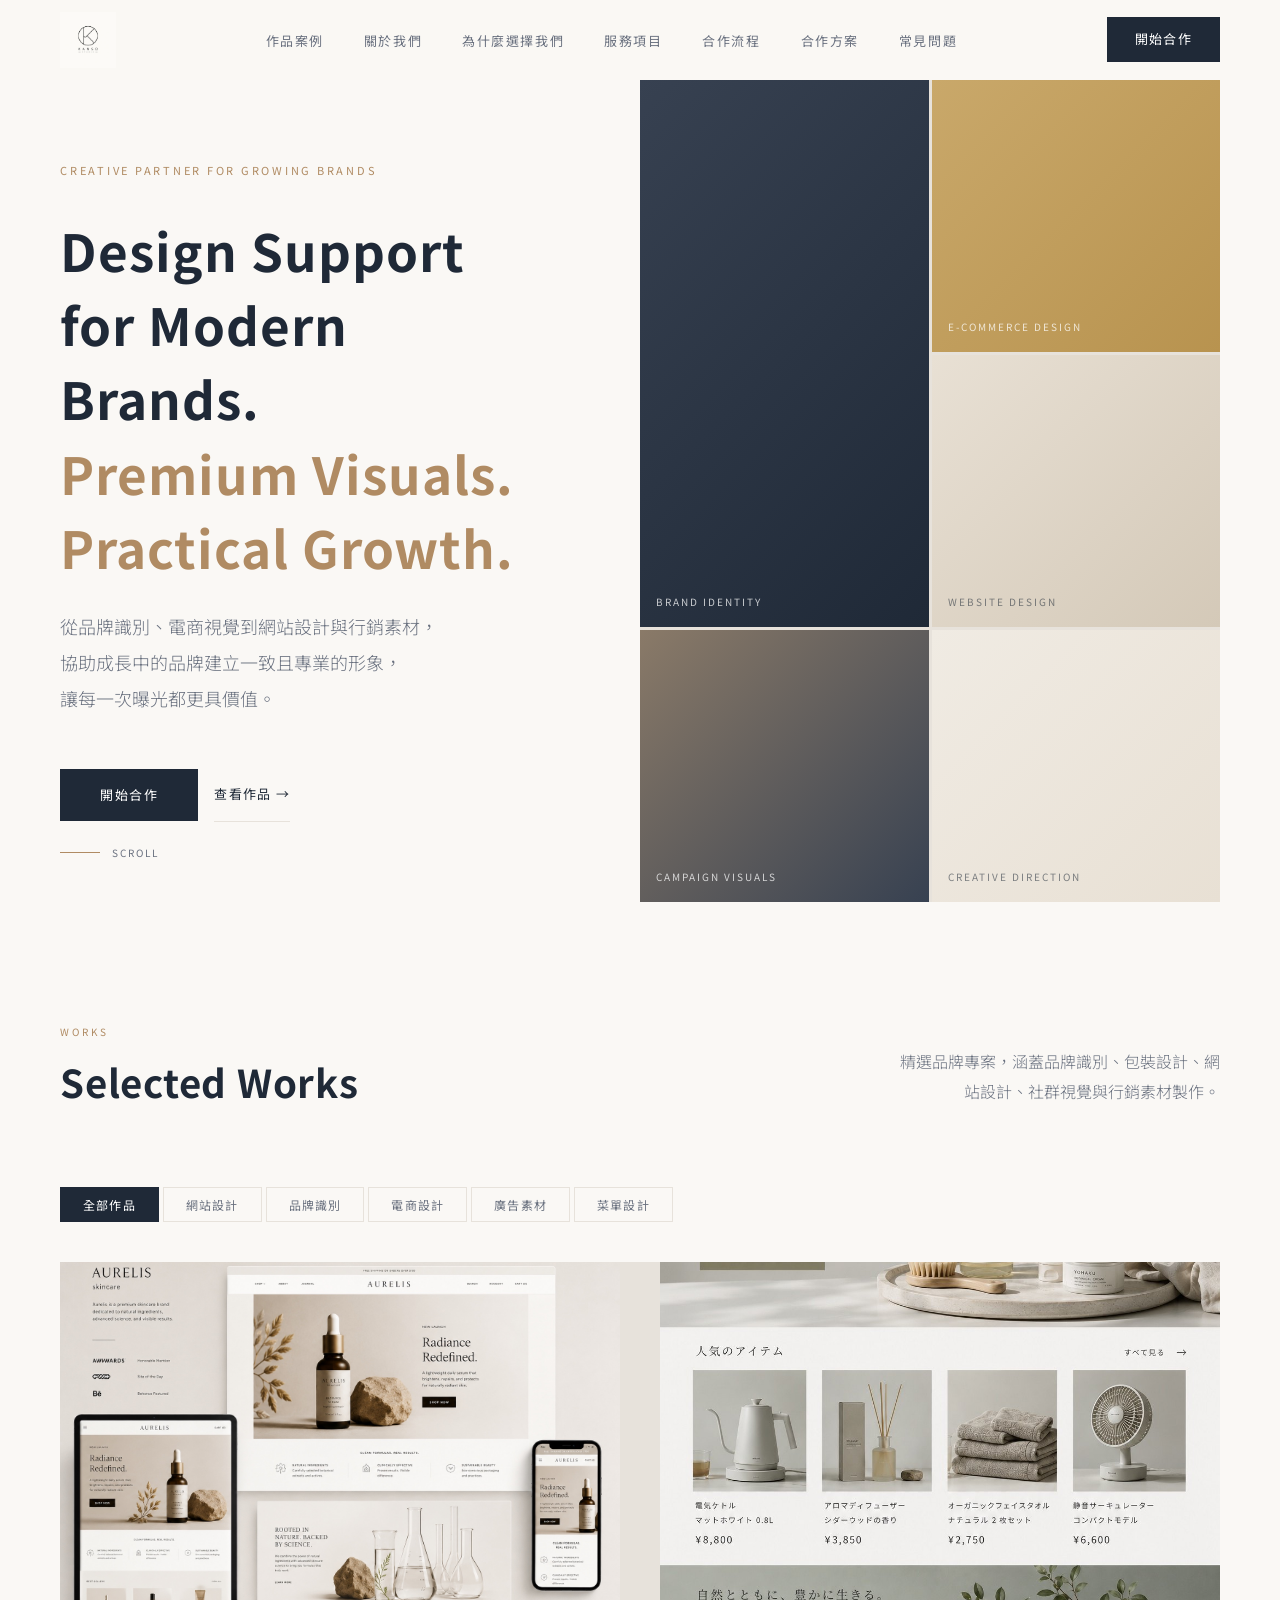
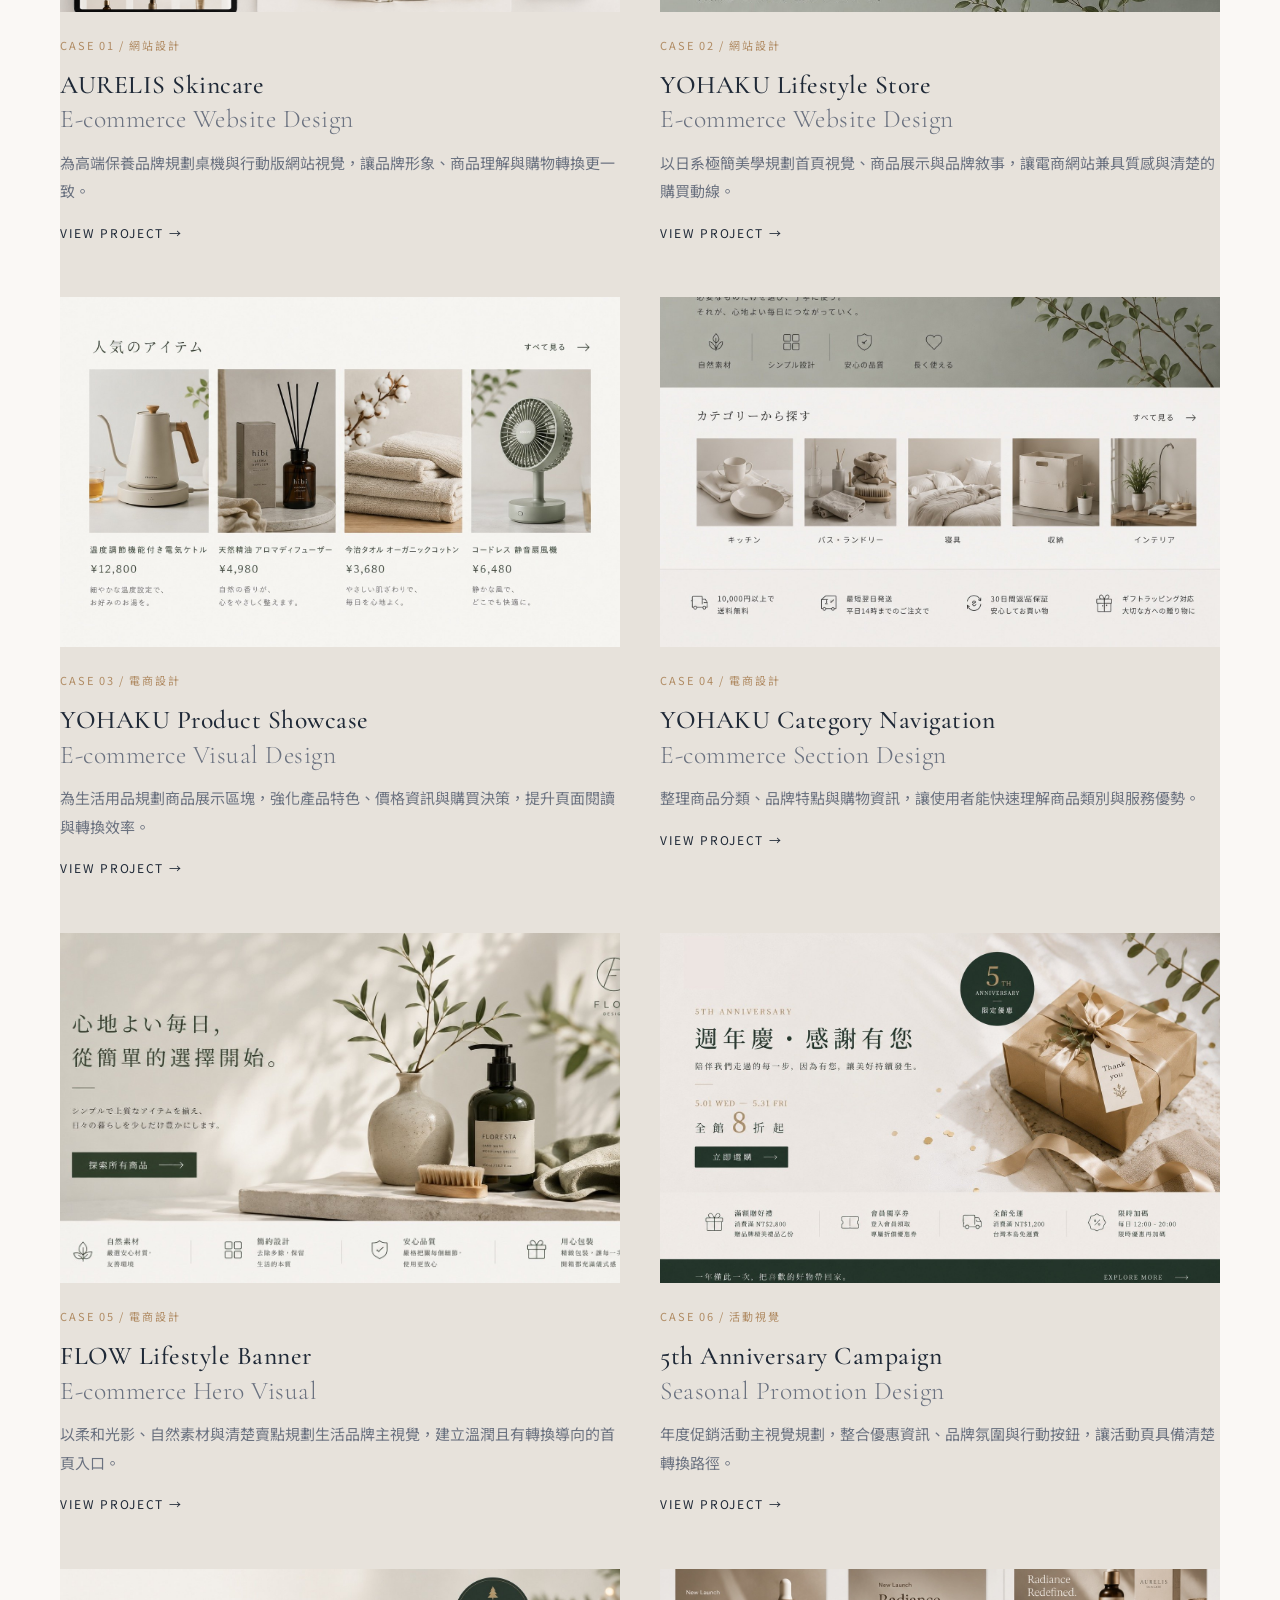
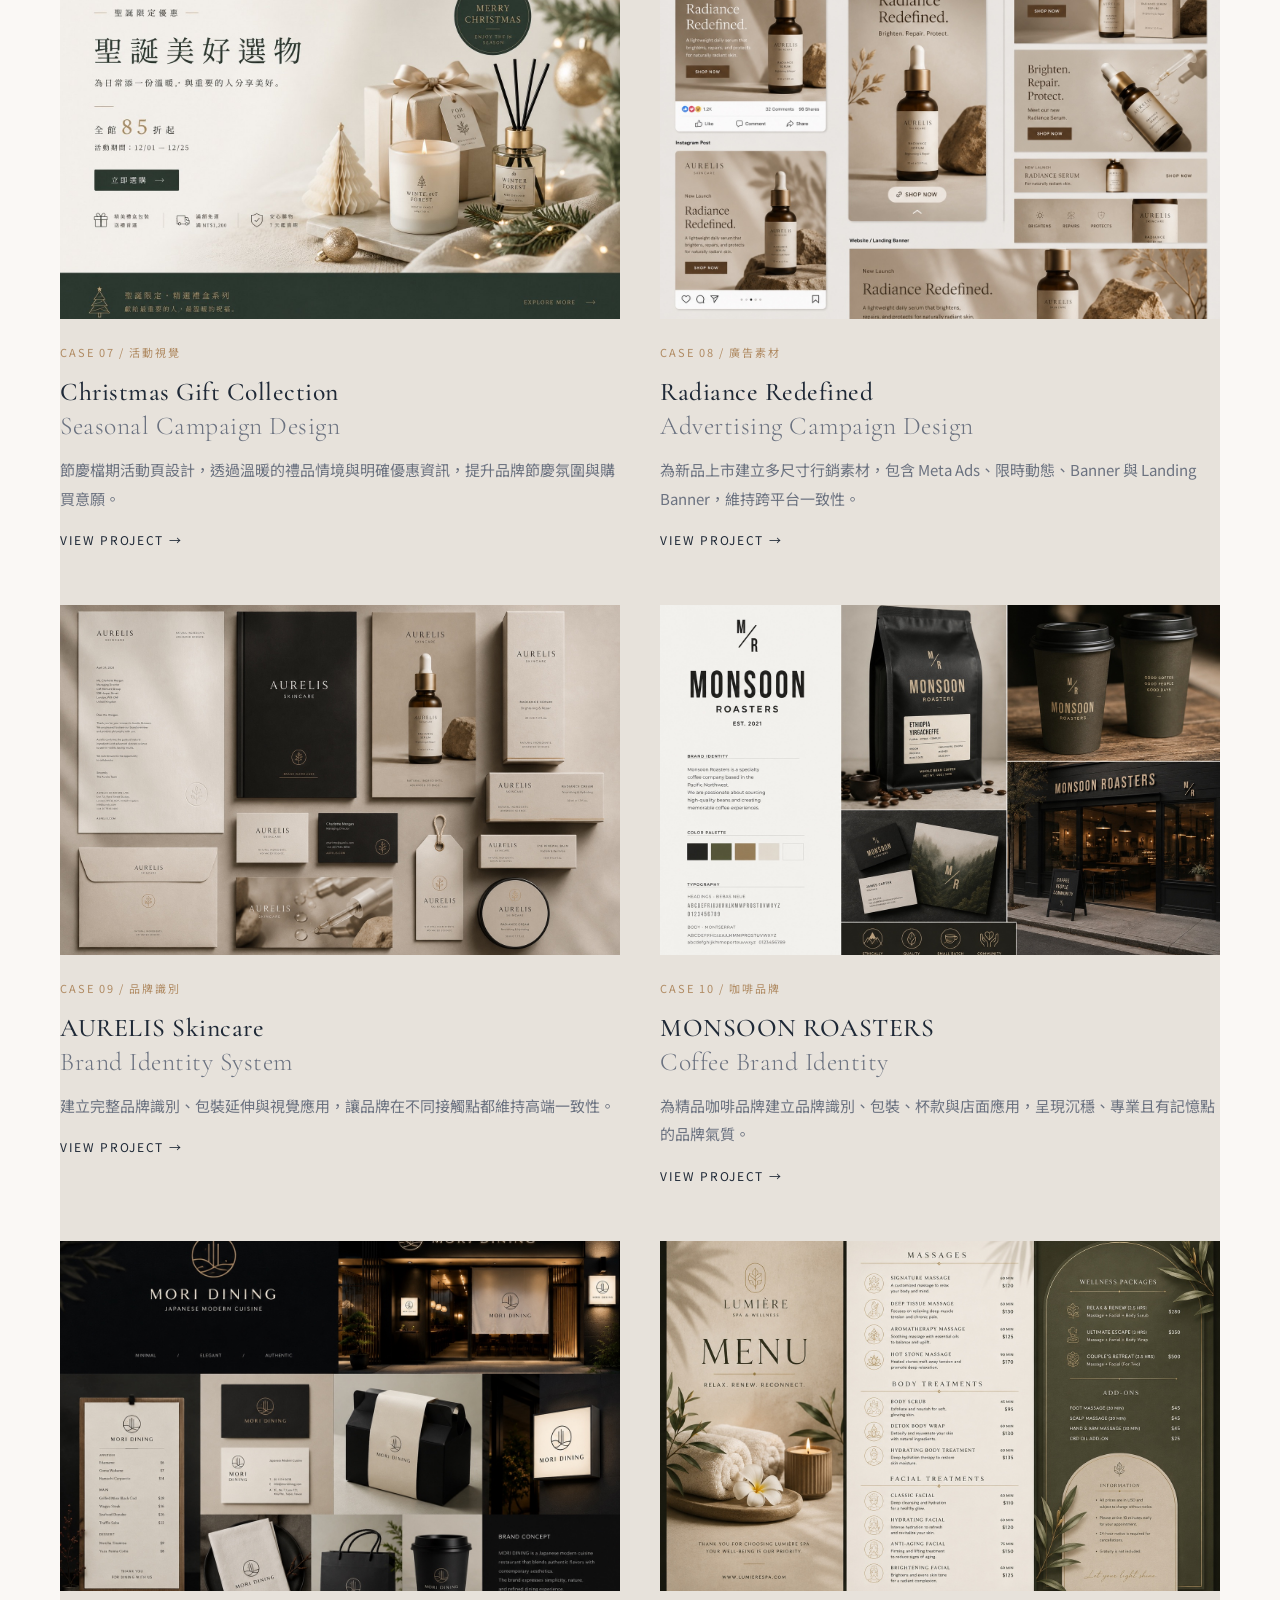
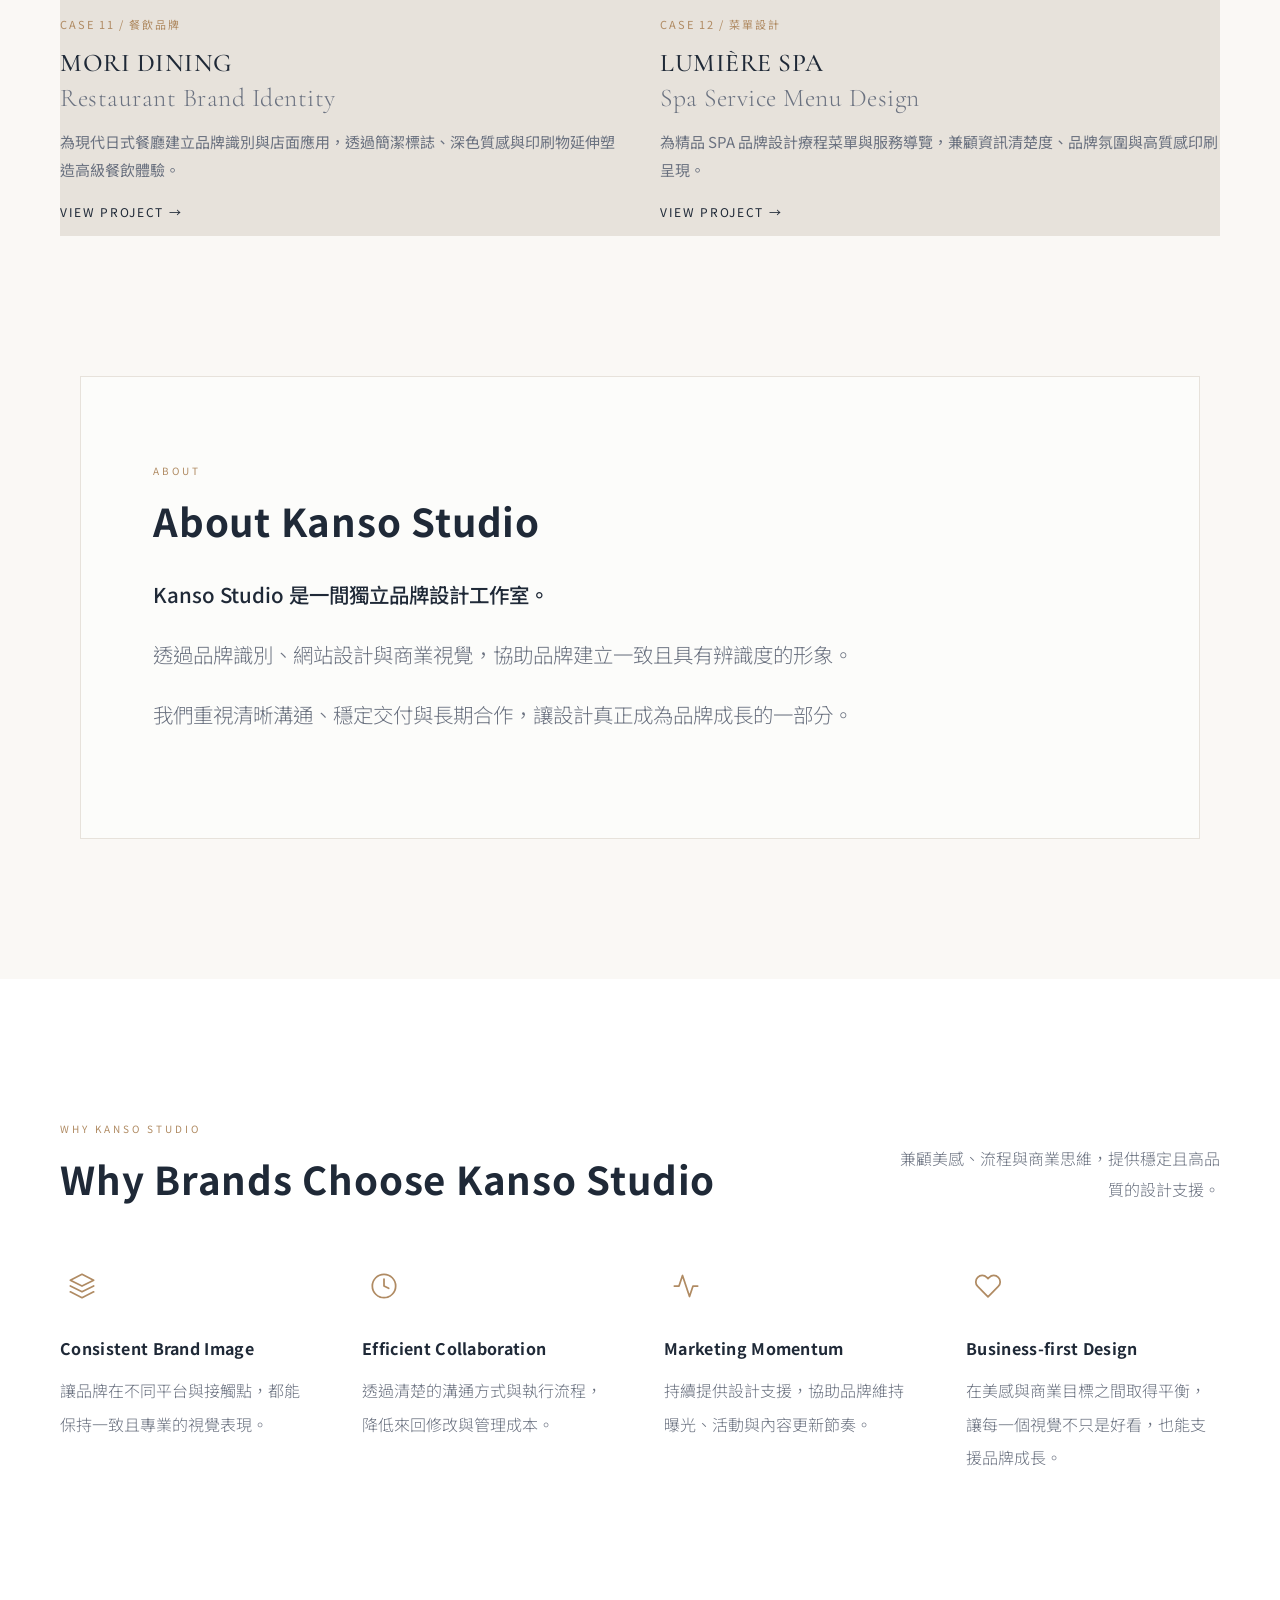
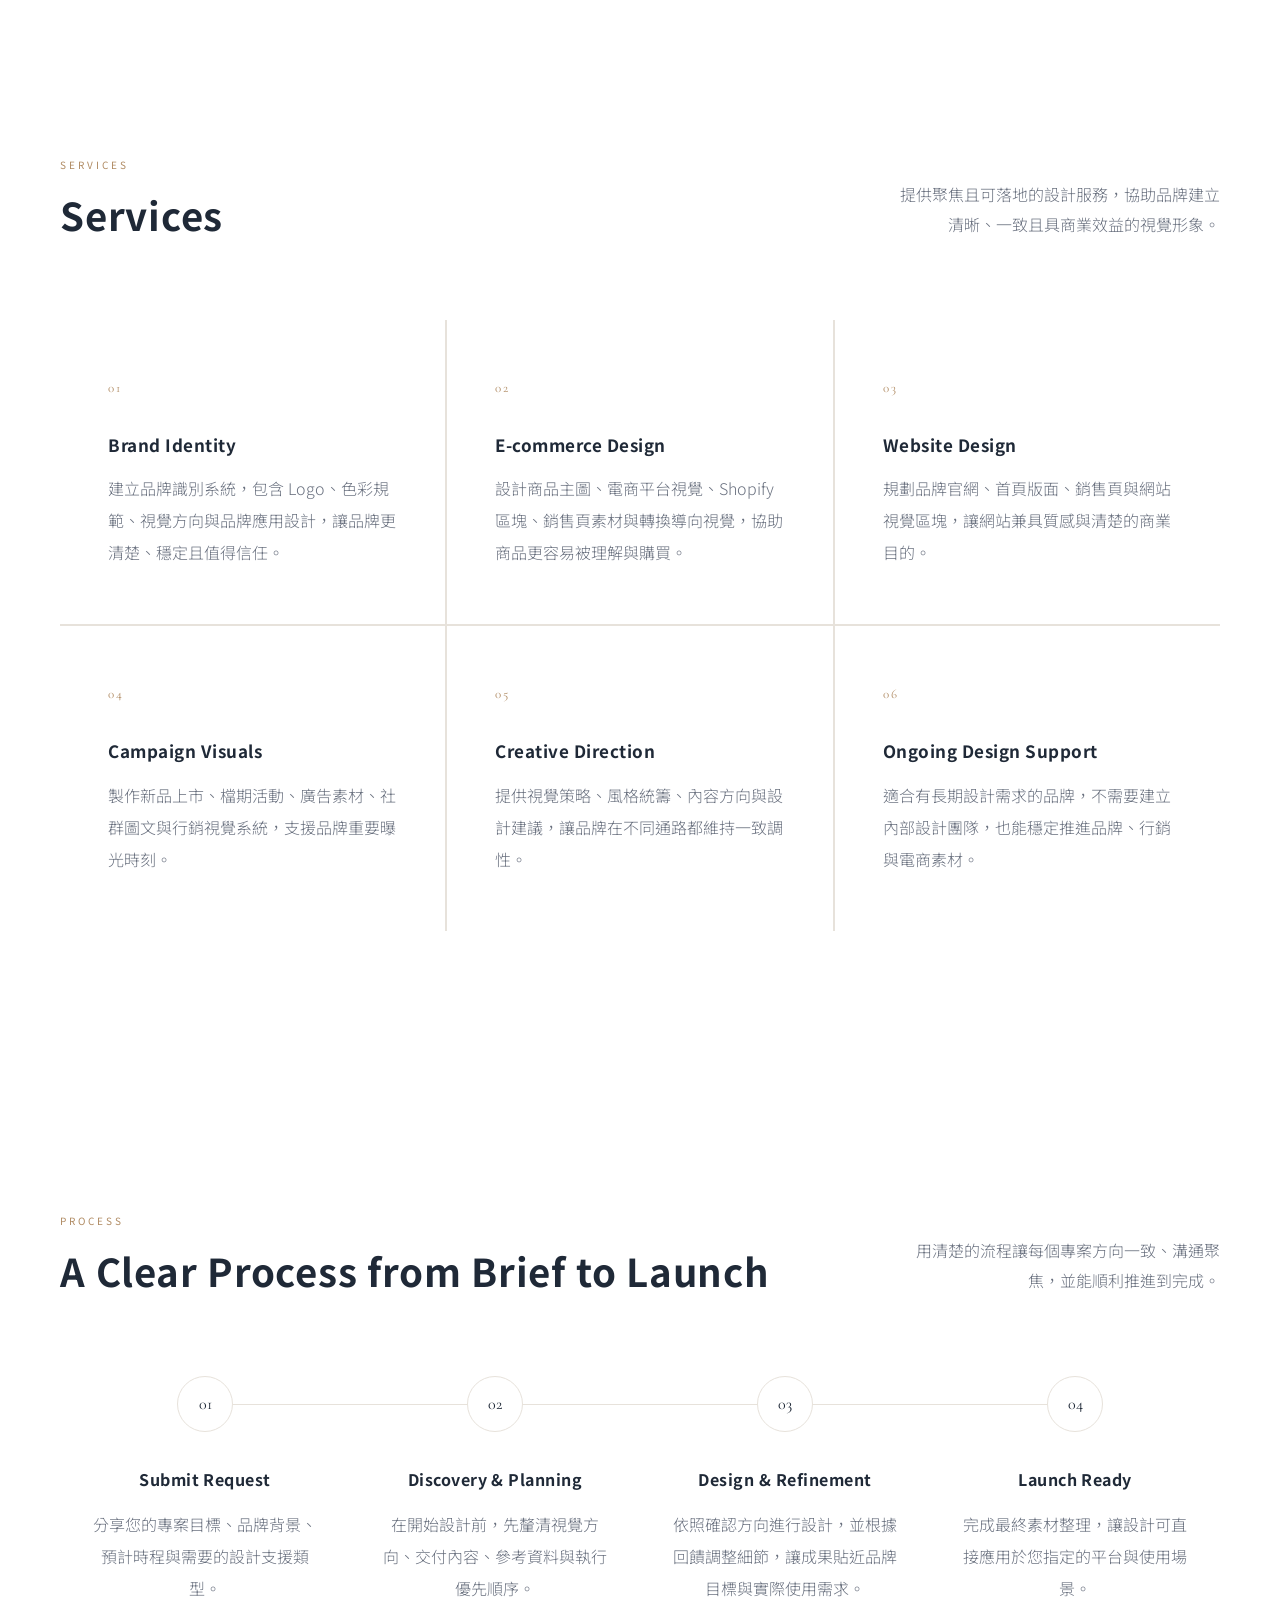
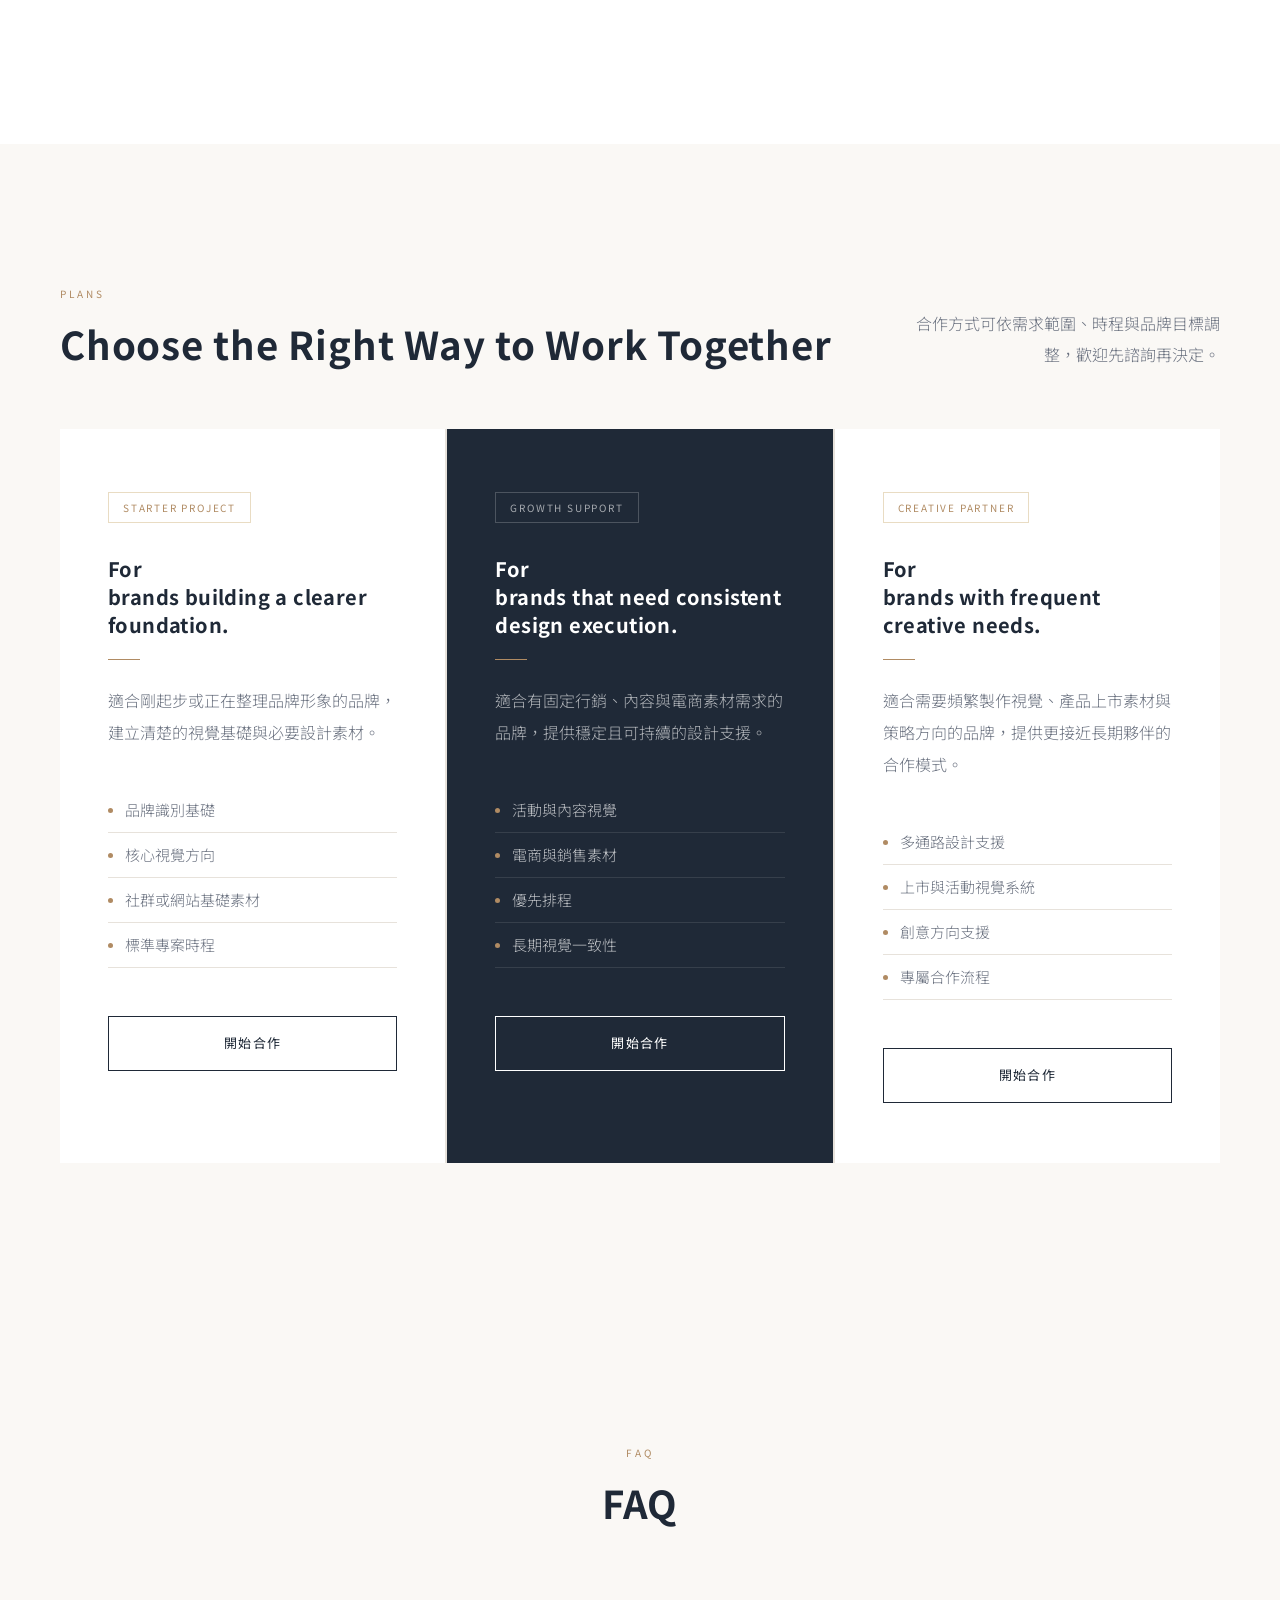
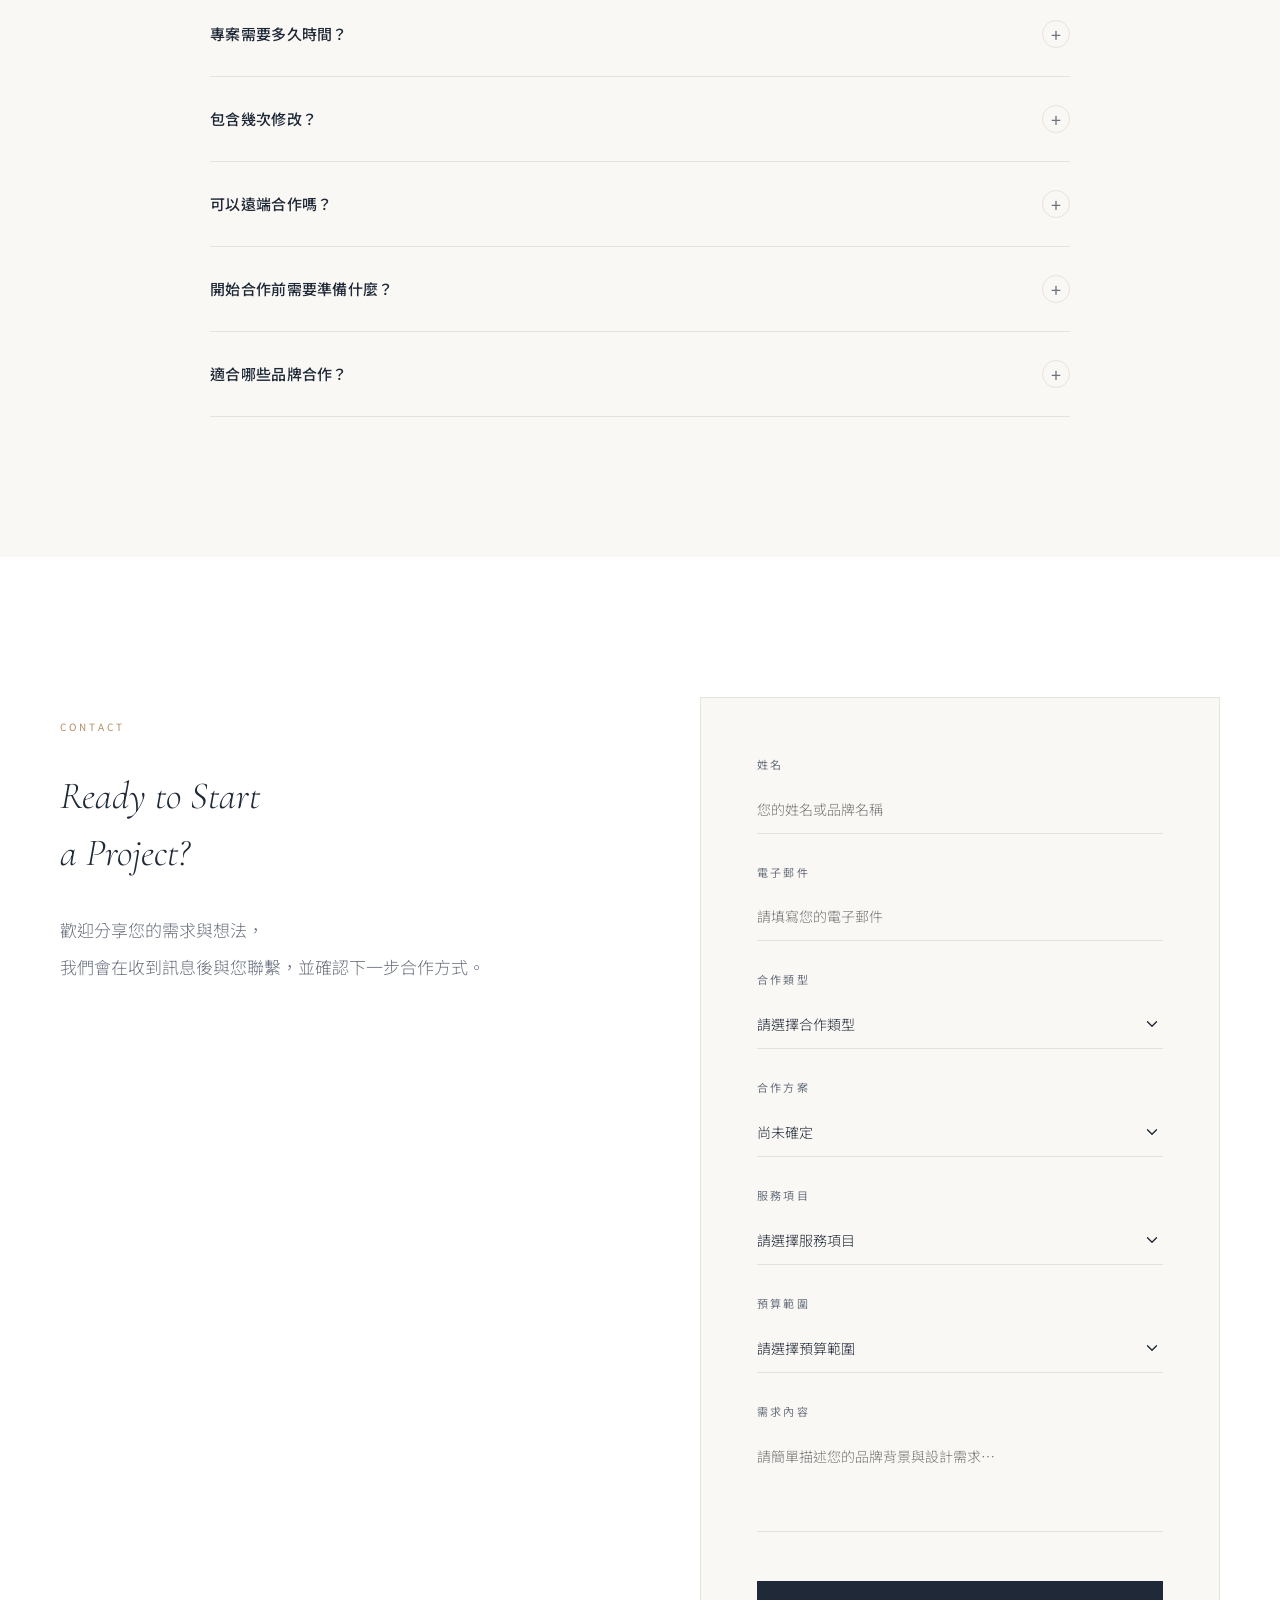
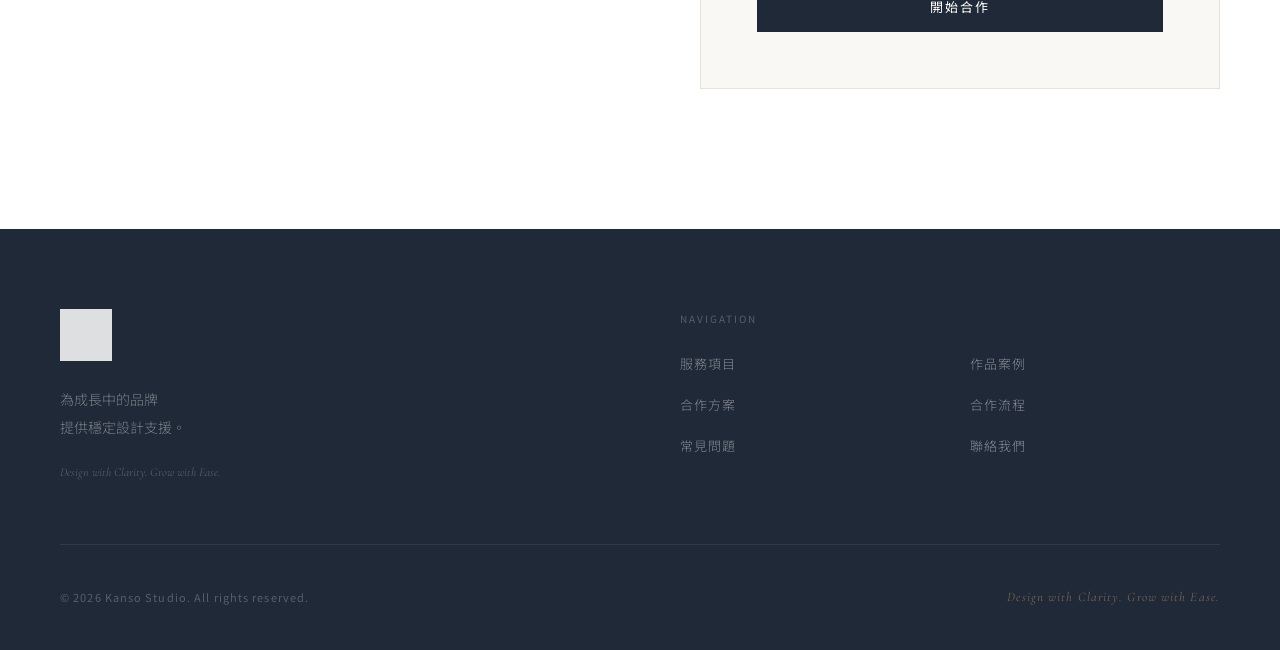
<file: index.html>
<!DOCTYPE html>

<html lang="zh-TW">
<head>
<meta charset="utf-8"/>
<meta content="width=device-width, initial-scale=1.0" name="viewport"/>
<title>Kanso Studio｜品牌設計與電商視覺夥伴</title>
<meta name="description" content="Kanso Studio 是一間獨立品牌設計工作室，提供品牌識別、網站設計、包裝設計、商業視覺與行銷素材製作。">
<link href="https://fonts.googleapis.com" rel="preconnect"/>
<link crossorigin="" href="https://fonts.gstatic.com" rel="preconnect"/>
<link href="https://fonts.googleapis.com/css2?family=Noto+Sans+TC:wght@300;400;500;700&amp;family=Cormorant+Garamond:ital,wght@0,300;0,400;0,600;1,300;1,400&amp;display=swap" rel="stylesheet"/>
<link href="style.css" rel="stylesheet"/>
<link rel="icon" type="image/png" sizes="32x32" href="images/favicon.png"/>
<link rel="apple-touch-icon" sizes="180x180" href="images/apple-touch-icon.png"/>

<meta property="og:title" content="Kanso Studio｜Brand Identity · Packaging · E-commerce Design">
<meta property="og:description" content="Thoughtful Design. Meaningful Brands.">
<meta property="og:image" content="https://kanso.cc/images/og-image.jpg">
<meta property="og:type" content="website">
<meta property="og:url" content="https://kanso.cc">
<meta name="twitter:card" content="summary_large_image">
<meta name="twitter:image" content="https://kanso.cc/images/og-image.jpg">

</head>
<body oncontextmenu="return false;" ondragstart="return false;" onselectstart="return false;">
<!-- NAV -->
<nav id="main-nav">
<a class="nav-logo" href="#">
<img alt="Kanso Studio" draggable="false" oncontextmenu="return false;" src="images/kanso-logo.png"/>
</a>
<ul class="nav-links">
<li><a href="#works">作品案例</a></li>
<li><a href="#about">關於我們</a></li>
<li><a href="#why">為什麼選擇我們</a></li>
<li><a href="#services">服務項目</a></li>
<li><a href="#process">合作流程</a></li>
<li><a href="#plans">合作方案</a></li>
<li><a href="#faq">常見問題</a></li>
</ul>
<a class="nav-cta" href="#contact">開始合作</a>
<button aria-label="選單" class="hamburger" id="hamburger">
<span></span><span></span><span></span>
</button>
</nav>
<div class="mobile-menu" id="mobile-menu">
<a href="#works" onclick="closeMobileMenu()">作品案例</a>
<a href="#about" onclick="closeMobileMenu()">關於我們</a>
<a href="#why" onclick="closeMobileMenu()">為什麼選擇我們</a>
<a href="#services" onclick="closeMobileMenu()">服務項目</a>
<a href="#process" onclick="closeMobileMenu()">合作流程</a>
<a href="#plans" onclick="closeMobileMenu()">合作方案</a>
<a href="#faq" onclick="closeMobileMenu()">常見問題</a>
<a href="#contact" onclick="closeMobileMenu()">開始合作</a>
</div>
<!-- HERO -->
<section id="hero">
<div class="hero-left">
<div class="reveal">
<p class="hero-eyebrow">Creative Partner for Growing Brands</p>
</div>
<h1 class="hero-headline reveal reveal-delay-1">Design Support<br/>for Modern Brands.<br/><span class="accent-line">Premium Visuals.<br/>Practical Growth.</span></h1>
<p class="hero-sub reveal reveal-delay-2">從品牌識別、電商視覺到網站設計與行銷素材，<br/>協助成長中的品牌建立一致且專業的形象，<br/>讓每一次曝光都更具價值。</p>
<div class="hero-ctas reveal reveal-delay-3">
<a class="btn-primary" href="#contact">開始合作</a>
<a class="btn-ghost" href="#works">查看作品 →</a>
</div>
</div>
<div class="hero-right">
<div class="hero-collage">
<div class="hero-tile tall tile-1">
<span class="tile-label">Brand Identity</span>
</div>
<div class="hero-tile tile-2">
<span class="tile-label">E-commerce Design</span>
</div>
<div class="hero-tile tile-3">
<span class="tile-label dark">Website Design</span>
</div>
<div class="hero-tile tile-4">
<span class="tile-label">Campaign Visuals</span>
</div>
<div class="hero-tile tile-5">
<span class="tile-label dark">Creative Direction</span>
</div>
</div>
</div>
<div class="hero-scroll-hint">
<div class="scroll-line"></div>
<span>Scroll</span>
</div>
</section>
<!-- WORKS -->
<section id="works">
  <div class="section-header reveal">
    <div>
      <span class="section-label">Works</span>
      <h2 class="section-title">Selected Works</h2>
    </div>
    <p class="section-sub">精選品牌專案，涵蓋品牌識別、包裝設計、網站設計、社群視覺與行銷素材製作。</p>
  </div>

  <div class="works-filter reveal">
    <button class="filter-btn active" data-filter="all">全部作品</button>
    <button class="filter-btn" data-filter="website">網站設計</button>
    <button class="filter-btn" data-filter="brand">品牌識別</button>
    <button class="filter-btn" data-filter="ecommerce">電商設計</button>
    <button class="filter-btn" data-filter="campaign">廣告素材</button>
    <button class="filter-btn" data-filter="menu">菜單設計</button>
  </div>

  <div class="works-grid case-grid" id="works-grid">

    <article class="work-item case-card reveal" data-cat="website" data-work="aurelis-website" tabindex="0" role="button" aria-label="查看 AURELIS 網站設計作品">
      <div class="work-thumb work-thumb-image case-thumb"><img alt="AURELIS Skincare｜電商網站體驗設計" draggable="false" loading="lazy" src="images/aurelis-ecommerce-website.jpg"/></div>
      <div class="case-card-body">
        <p class="case-number">Case 01 / 網站設計</p>
        <h3 class="case-card-title">AURELIS Skincare<br/><span>E-commerce Website Design</span></h3>
        <p class="case-card-desc">為高端保養品牌規劃桌機與行動版網站視覺，讓品牌形象、商品理解與購物轉換更一致。</p>
        <span class="case-view">View Project →</span>
      </div>
    </article>

    <article class="work-item case-card reveal" data-cat="website" data-work="yohaku-lifestyle-store" tabindex="0" role="button" aria-label="查看 YOHAKU 日系生活品牌網站作品">
      <div class="work-thumb work-thumb-image case-thumb"><img alt="YOHAKU Lifestyle Store｜日系生活品牌電商網站設計" draggable="false" loading="lazy" src="images/yohaku-lifestyle-store.jpg"/></div>
      <div class="case-card-body">
        <p class="case-number">Case 02 / 網站設計</p>
        <h3 class="case-card-title">YOHAKU Lifestyle Store<br/><span>E-commerce Website Design</span></h3>
        <p class="case-card-desc">以日系極簡美學規劃首頁視覺、商品展示與品牌敘事，讓電商網站兼具質感與清楚的購買動線。</p>
        <span class="case-view">View Project →</span>
      </div>
    </article>

    <article class="work-item case-card reveal" data-cat="ecommerce" data-work="yohaku-products" tabindex="0" role="button" aria-label="查看 YOHAKU 商品展示頁作品">
      <div class="work-thumb work-thumb-image case-thumb"><img alt="YOHAKU｜生活用品商品展示頁設計" draggable="false" loading="lazy" src="images/yohaku-product-showcase.jpg"/></div>
      <div class="case-card-body">
        <p class="case-number">Case 03 / 電商設計</p>
        <h3 class="case-card-title">YOHAKU Product Showcase<br/><span>E-commerce Visual Design</span></h3>
        <p class="case-card-desc">為生活用品規劃商品展示區塊，強化產品特色、價格資訊與購買決策，提升頁面閱讀與轉換效率。</p>
        <span class="case-view">View Project →</span>
      </div>
    </article>

    <article class="work-item case-card reveal" data-cat="ecommerce" data-work="yohaku-category" tabindex="0" role="button" aria-label="查看 YOHAKU 分類導覽作品">
      <div class="work-thumb work-thumb-image case-thumb"><img alt="YOHAKU｜商品分類導覽與購物資訊設計" draggable="false" loading="lazy" src="images/yohaku-category-navigation.jpg"/></div>
      <div class="case-card-body">
        <p class="case-number">Case 04 / 電商設計</p>
        <h3 class="case-card-title">YOHAKU Category Navigation<br/><span>E-commerce Section Design</span></h3>
        <p class="case-card-desc">整理商品分類、品牌特點與購物資訊，讓使用者能快速理解商品類別與服務優勢。</p>
        <span class="case-view">View Project →</span>
      </div>
    </article>

    <article class="work-item case-card reveal" data-cat="ecommerce" data-work="flow-lifestyle-banner" tabindex="0" role="button" aria-label="查看 FLOW 日系生活電商主視覺作品">
      <div class="work-thumb work-thumb-image case-thumb"><img alt="FLOW Lifestyle｜生活用品電商主視覺設計" draggable="false" loading="lazy" src="images/flow-lifestyle-banner.jpg"/></div>
      <div class="case-card-body">
        <p class="case-number">Case 05 / 電商設計</p>
        <h3 class="case-card-title">FLOW Lifestyle Banner<br/><span>E-commerce Hero Visual</span></h3>
        <p class="case-card-desc">以柔和光影、自然素材與清楚賣點規劃生活品牌主視覺，建立溫潤且有轉換導向的首頁入口。</p>
        <span class="case-view">View Project →</span>
      </div>
    </article>

    <article class="work-item case-card reveal" data-cat="campaign" data-work="anniversary-campaign" tabindex="0" role="button" aria-label="查看 週年慶活動頁設計作品">
      <div class="work-thumb work-thumb-image case-thumb"><img alt="5th Anniversary Campaign｜週年慶活動頁設計" draggable="false" loading="lazy" src="images/anniversary-campaign.jpg"/></div>
      <div class="case-card-body">
        <p class="case-number">Case 06 / 活動視覺</p>
        <h3 class="case-card-title">5th Anniversary Campaign<br/><span>Seasonal Promotion Design</span></h3>
        <p class="case-card-desc">年度促銷活動主視覺規劃，整合優惠資訊、品牌氛圍與行動按鈕，讓活動頁具備清楚轉換路徑。</p>
        <span class="case-view">View Project →</span>
      </div>
    </article>

    <article class="work-item case-card reveal" data-cat="campaign" data-work="christmas-campaign" tabindex="0" role="button" aria-label="查看 聖誕節活動頁設計作品">
      <div class="work-thumb work-thumb-image case-thumb"><img alt="Christmas Gift Collection｜聖誕節活動頁設計" draggable="false" loading="lazy" src="images/christmas-campaign.jpg"/></div>
      <div class="case-card-body">
        <p class="case-number">Case 07 / 活動視覺</p>
        <h3 class="case-card-title">Christmas Gift Collection<br/><span>Seasonal Campaign Design</span></h3>
        <p class="case-card-desc">節慶檔期活動頁設計，透過溫暖的禮品情境與明確優惠資訊，提升品牌節慶氛圍與購買意願。</p>
        <span class="case-view">View Project →</span>
      </div>
    </article>

    <article class="work-item case-card reveal" data-cat="campaign" data-work="radiance-campaign" tabindex="0" role="button" aria-label="查看 Radiance Redefined 廣告素材作品">
      <div class="work-thumb work-thumb-image case-thumb"><img alt="Radiance Redefined｜產品上市廣告素材" draggable="false" loading="lazy" src="images/aurelis-campaign-system.jpg"/></div>
      <div class="case-card-body">
        <p class="case-number">Case 08 / 廣告素材</p>
        <h3 class="case-card-title">Radiance Redefined<br/><span>Advertising Campaign Design</span></h3>
        <p class="case-card-desc">為新品上市建立多尺寸行銷素材，包含 Meta Ads、限時動態、Banner 與 Landing Banner，維持跨平台一致性。</p>
        <span class="case-view">View Project →</span>
      </div>
    </article>

    <article class="work-item case-card reveal" data-cat="brand" data-work="aurelis-identity" tabindex="0" role="button" aria-label="查看 AURELIS 品牌識別作品">
      <div class="work-thumb work-thumb-image case-thumb"><img alt="AURELIS Skincare｜品牌識別系統" draggable="false" loading="lazy" src="images/aurelis-brand-identity.jpg"/></div>
      <div class="case-card-body">
        <p class="case-number">Case 09 / 品牌識別</p>
        <h3 class="case-card-title">AURELIS Skincare<br/><span>Brand Identity System</span></h3>
        <p class="case-card-desc">建立完整品牌識別、包裝延伸與視覺應用，讓品牌在不同接觸點都維持高端一致性。</p>
        <span class="case-view">View Project →</span>
      </div>
    </article>

    <article class="work-item case-card reveal" data-cat="brand" data-work="monsoon-roasters" tabindex="0" role="button" aria-label="查看 MONSOON ROASTERS 咖啡品牌作品">
      <div class="work-thumb work-thumb-image case-thumb"><img alt="MONSOON ROASTERS｜咖啡品牌識別" draggable="false" loading="lazy" src="images/monsoon-roasters.jpg"/></div>
      <div class="case-card-body">
        <p class="case-number">Case 10 / 咖啡品牌</p>
        <h3 class="case-card-title">MONSOON ROASTERS<br/><span>Coffee Brand Identity</span></h3>
        <p class="case-card-desc">為精品咖啡品牌建立品牌識別、包裝、杯款與店面應用，呈現沉穩、專業且有記憶點的品牌氣質。</p>
        <span class="case-view">View Project →</span>
      </div>
    </article>

    <article class="work-item case-card reveal" data-cat="brand" data-work="mori-dining" tabindex="0" role="button" aria-label="查看 MORI DINING 餐飲品牌作品">
      <div class="work-thumb work-thumb-image case-thumb"><img alt="MORI DINING｜餐飲品牌識別" draggable="false" loading="lazy" src="images/mori-dining.jpg"/></div>
      <div class="case-card-body">
        <p class="case-number">Case 11 / 餐飲品牌</p>
        <h3 class="case-card-title">MORI DINING<br/><span>Restaurant Brand Identity</span></h3>
        <p class="case-card-desc">為現代日式餐廳建立品牌識別與店面應用，透過簡潔標誌、深色質感與印刷物延伸塑造高級餐飲體驗。</p>
        <span class="case-view">View Project →</span>
      </div>
    </article>

    <article class="work-item case-card reveal" data-cat="menu" data-work="lumiere-spa" tabindex="0" role="button" aria-label="查看 LUMIÈRE SPA 菜單設計作品">
      <div class="work-thumb work-thumb-image case-thumb"><img alt="LUMIÈRE SPA｜SPA 菜單設計" draggable="false" loading="lazy" src="images/lumiere-spa-menu.jpg"/></div>
      <div class="case-card-body">
        <p class="case-number">Case 12 / 菜單設計</p>
        <h3 class="case-card-title">LUMIÈRE SPA<br/><span>Spa Service Menu Design</span></h3>
        <p class="case-card-desc">為精品 SPA 品牌設計療程菜單與服務導覽，兼顧資訊清楚度、品牌氛圍與高質感印刷呈現。</p>
        <span class="case-view">View Project →</span>
      </div>
    </article>

  </div>
</section>
<!-- ABOUT -->
<section id="about" class="about-section">
  <div class="about-inner reveal">
    <span class="section-label">About</span>
    <h2 class="section-title">About Kanso Studio</h2>
    <div class="about-copy">
      <p>Kanso Studio 是一間獨立品牌設計工作室。</p>
      <p>透過品牌識別、網站設計與商業視覺，協助品牌建立一致且具有辨識度的形象。</p>
      <p>我們重視清晰溝通、穩定交付與長期合作，讓設計真正成為品牌成長的一部分。</p>
    </div>
  </div>
</section>

<!-- WHY -->
<section id="why">
<div class="section-header reveal" style="max-width:1400px;margin:0 auto 0;display:flex;justify-content:space-between;align-items:flex-end;">
<div>
<span class="section-label">Why Kanso Studio</span>
<h2 class="section-title">Why Brands Choose Kanso Studio</h2>
</div>
<p class="section-sub">兼顧美感、流程與商業思維，提供穩定且高品質的設計支援。</p>
</div>
<div class="why-grid">
<div class="why-card reveal">
<div class="why-icon">
<svg viewbox="0 0 24 24"><path d="M12 2L2 7l10 5 10-5-10-5z"></path><path d="M2 17l10 5 10-5"></path><path d="M2 12l10 5 10-5"></path></svg>
</div>
<h3 class="why-title">Consistent Brand Image</h3>
<p class="why-text">讓品牌在不同平台與接觸點，都能保持一致且專業的視覺表現。</p>
</div>
<div class="why-card reveal reveal-delay-1">
<div class="why-icon">
<svg viewbox="0 0 24 24"><circle cx="12" cy="12" r="10"></circle><path d="M12 6v6l4 2"></path></svg>
</div>
<h3 class="why-title">Efficient Collaboration</h3>
<p class="why-text">透過清楚的溝通方式與執行流程，降低來回修改與管理成本。</p>
</div>
<div class="why-card reveal reveal-delay-2">
<div class="why-icon">
<svg viewbox="0 0 24 24"><path d="M22 12h-4l-3 9L9 3l-3 9H2"></path></svg>
</div>
<h3 class="why-title">Marketing Momentum</h3>
<p class="why-text">持續提供設計支援，協助品牌維持曝光、活動與內容更新節奏。</p>
</div>
<div class="why-card reveal reveal-delay-3">
<div class="why-icon">
<svg viewbox="0 0 24 24"><path d="M20.84 4.61a5.5 5.5 0 0 0-7.78 0L12 5.67l-1.06-1.06a5.5 5.5 0 0 0-7.78 7.78l1.06 1.06L12 21.23l7.78-7.78 1.06-1.06a5.5 5.5 0 0 0 0-7.78z"></path></svg>
</div>
<h3 class="why-title">Business-first Design</h3>
<p class="why-text">在美感與商業目標之間取得平衡，讓每一個視覺不只是好看，也能支援品牌成長。</p>
</div>
</div>
</section>
<!-- SERVICES -->
<section id="services">
<div class="section-header reveal">
<div>
<span class="section-label">Services</span>
<h2 class="section-title">Services</h2>
</div>
<p class="section-sub">提供聚焦且可落地的設計服務，協助品牌建立清晰、一致且具商業效益的視覺形象。</p>
</div>
<div class="services-grid">
<div class="service-card reveal">
<span class="service-num">01</span>
<h3 class="service-name">Brand Identity</h3>
<p class="service-desc">建立品牌識別系統，包含 Logo、色彩規範、視覺方向與品牌應用設計，讓品牌更清楚、穩定且值得信任。</p>
</div>
<div class="service-card reveal reveal-delay-1">
<span class="service-num">02</span>
<h3 class="service-name">E-commerce Design</h3>
<p class="service-desc">設計商品主圖、電商平台視覺、Shopify 區塊、銷售頁素材與轉換導向視覺，協助商品更容易被理解與購買。</p>
</div>
<div class="service-card reveal reveal-delay-2">
<span class="service-num">03</span>
<h3 class="service-name">Website Design</h3>
<p class="service-desc">規劃品牌官網、首頁版面、銷售頁與網站視覺區塊，讓網站兼具質感與清楚的商業目的。</p>
</div>
<div class="service-card reveal">
<span class="service-num">04</span>
<h3 class="service-name">Campaign Visuals</h3>
<p class="service-desc">製作新品上市、檔期活動、廣告素材、社群圖文與行銷視覺系統，支援品牌重要曝光時刻。</p>
</div>
<div class="service-card reveal reveal-delay-1">
<span class="service-num">05</span>
<h3 class="service-name">Creative Direction</h3>
<p class="service-desc">提供視覺策略、風格統籌、內容方向與設計建議，讓品牌在不同通路都維持一致調性。</p>
</div>
<div class="service-card reveal reveal-delay-2">
<span class="service-num">06</span>
<h3 class="service-name">Ongoing Design Support</h3>
<p class="service-desc">適合有長期設計需求的品牌，不需要建立內部設計團隊，也能穩定推進品牌、行銷與電商素材。</p>
</div>
</div>
</section>
<!-- PROCESS -->
<section id="process">
<div class="section-header reveal" style="max-width:1400px;margin:0 auto 0;">
<div>
<span class="section-label">Process</span>
<h2 class="section-title">A Clear Process from Brief to Launch</h2>
</div>
<p class="section-sub">用清楚的流程讓每個專案方向一致、溝通聚焦，並能順利推進到完成。</p>
</div>
<div class="process-track">
<div class="process-step reveal">
<div class="process-dot"><span>01</span></div>
<h3 class="process-title">Submit Request</h3>
<p class="process-text">分享您的專案目標、品牌背景、預計時程與需要的設計支援類型。</p>
</div>
<div class="process-step reveal reveal-delay-1">
<div class="process-dot"><span>02</span></div>
<h3 class="process-title">Discovery &amp; Planning</h3>
<p class="process-text">在開始設計前，先釐清視覺方向、交付內容、參考資料與執行優先順序。</p>
</div>
<div class="process-step reveal reveal-delay-2">
<div class="process-dot"><span>03</span></div>
<h3 class="process-title">Design &amp; Refinement</h3>
<p class="process-text">依照確認方向進行設計，並根據回饋調整細節，讓成果貼近品牌目標與實際使用需求。</p>
</div>
<div class="process-step reveal reveal-delay-3">
<div class="process-dot"><span>04</span></div>
<h3 class="process-title">Launch Ready</h3>
<p class="process-text">完成最終素材整理，讓設計可直接應用於您指定的平台與使用場景。</p>
</div>
</div>
</section>
<!-- PLANS -->
<section id="plans">
<div class="section-header reveal" style="max-width:1200px;margin:0 auto 0;">
<div>
<span class="section-label">Plans</span>
<h2 class="section-title">Choose the Right Way to Work Together</h2>
</div>
<p class="section-sub">合作方式可依需求範圍、時程與品牌目標調整，歡迎先諮詢再決定。</p>
</div>
<div class="plans-grid">
<div class="plan-card reveal">
<span class="plan-badge">Starter Project</span>
<h3 class="plan-name">For<br/>brands building a clearer foundation.</h3>
<div class="plan-line"></div>
<p class="plan-desc">適合剛起步或正在整理品牌形象的品牌，建立清楚的視覺基礎與必要設計素材。</p>
<ul class="plan-features"><li>品牌識別基礎</li><li>核心視覺方向</li><li>社群或網站基礎素材</li><li>標準專案時程</li></ul>
<a class="plan-btn" data-plan="基礎合作" data-type="長期合作" href="#contact">開始合作</a>
</div>
<div class="plan-card featured reveal reveal-delay-1">
<span class="plan-badge">Growth Support</span>
<h3 class="plan-name">For<br/>brands that need consistent design execution.</h3>
<div class="plan-line"></div>
<p class="plan-desc">適合有固定行銷、內容與電商素材需求的品牌，提供穩定且可持續的設計支援。</p>
<ul class="plan-features"><li>活動與內容視覺</li><li>電商與銷售素材</li><li>優先排程</li><li>長期視覺一致性</li></ul>
<a class="plan-btn" data-plan="長期支援" data-type="長期合作" href="#contact">開始合作</a>
</div>
<div class="plan-card reveal reveal-delay-2">
<span class="plan-badge">Creative Partner</span>
<h3 class="plan-name">For<br/>brands with frequent creative needs.</h3>
<div class="plan-line"></div>
<p class="plan-desc">適合需要頻繁製作視覺、產品上市素材與策略方向的品牌，提供更接近長期夥伴的合作模式。</p>
<ul class="plan-features"><li>多通路設計支援</li><li>上市與活動視覺系統</li><li>創意方向支援</li><li>專屬合作流程</li></ul>
<a class="plan-btn" data-plan="品牌夥伴" data-type="長期合作" href="#contact">開始合作</a>
</div>
</div>
</section>
<!-- FAQ -->
<section id="faq">
<div class="faq-inner"><div class="faq-header reveal">
<span class="section-label" style="display:block;text-align:center;margin-bottom:16px;">FAQ</span>
<h2 class="section-title" style="text-align:center;">FAQ</h2>
</div><div class="faq-item reveal"><div class="faq-q"><span class="faq-q-text">專案需要多久時間？</span><span class="faq-toggle">+</span></div><p class="faq-a">依照專案規模不同而有所差異，一般設計需求約需 3～7 個工作天，較大型專案將於討論後提供預估時程。</p></div><div class="faq-item reveal"><div class="faq-q"><span class="faq-q-text">包含幾次修改？</span><span class="faq-toggle">+</span></div><p class="faq-a">每項需求皆包含合理範圍內的修改，確保最終成果符合品牌需求。</p></div><div class="faq-item reveal"><div class="faq-q"><span class="faq-q-text">可以遠端合作嗎？</span><span class="faq-toggle">+</span></div><p class="faq-a">可以，我們主要透過線上方式合作，不限地區。</p></div><div class="faq-item reveal"><div class="faq-q"><span class="faq-q-text">開始合作前需要準備什麼？</span><span class="faq-toggle">+</span></div><p class="faq-a">提供品牌資訊、需求內容、參考風格與預計時程即可開始討論。</p></div><div class="faq-item reveal"><div class="faq-q"><span class="faq-q-text">適合哪些品牌合作？</span><span class="faq-toggle">+</span></div><p class="faq-a">我們與不同產業的品牌合作，包含電商、服務業、內容創作者、新創團隊與成長型企業。</p></div></div>
</section>
<!-- CONTACT -->
<section id="contact">
<div class="contact-inner">
<div class="contact-left reveal">
<span class="section-label">Contact</span>
<h2 class="contact-tagline">Ready to Start<br/>a Project?</h2>
<p class="contact-desc">歡迎分享您的需求與想法，<br/>我們會在收到訊息後與您聯繫，並確認下一步合作方式。</p>
</div>
<div class="reveal reveal-delay-1">
<div class="contact-form">
<form action="https://formspree.io/f/xvzdegqv" id="contact-form" method="POST">
<div class="form-group">
<label class="form-label" for="name">姓名</label>
<input class="form-input" id="name" name="name" placeholder="您的姓名或品牌名稱" required="" type="text"/>
</div>
<div class="form-group">
<label class="form-label" for="email">電子郵件</label>
<input class="form-input" id="email" name="email" placeholder="請填寫您的電子郵件" required="" type="email"/>
</div>
<div class="form-group">
<label class="form-label" for="cooperation">合作類型</label>
<select class="form-select" id="fcooperation" name="cooperation" required="">
<option value="">請選擇合作類型</option>
<option value="單次合作">單次合作</option>
<option value="長期合作">長期合作</option>
<option value="尚未確定">尚未確定，想先討論</option>
</select>
</div>
<div class="form-group">
<label class="form-label" for="plan">合作方案</label>
<select class="form-select" id="fplan" name="plan">
<option value="尚未確定">尚未確定</option>
<option value="單次合作">單次合作</option>
<option value="基礎合作">基礎合作</option>
<option value="長期支援">長期支援</option>
<option value="品牌夥伴">品牌夥伴</option>
</select>
</div>
<div class="form-group">
<label class="form-label" for="service">服務項目</label>
<select class="form-select" id="service" name="service"><option value="">請選擇服務項目</option><option>品牌識別設計</option><option>電商視覺設計</option><option>網站設計</option><option>活動與廣告視覺</option><option>創意統籌</option><option>長期設計支援</option><option>其他需求</option></select>
</div>
<div class="form-group">
<label class="form-label" for="budget">預算範圍</label>
<select class="form-select" id="budget" name="budget"><option value="">請選擇預算範圍</option><option>NT$15,000 以下</option><option>NT$15,000–30,000</option><option>NT$30,000–80,000</option><option>NT$80,000 以上</option><option>尚未確定</option></select>
</div>
<div class="form-group">
<label class="form-label" for="message">需求內容</label>
<textarea class="form-textarea" id="message" name="message" placeholder="請簡單描述您的品牌背景與設計需求…"></textarea>
</div>
<button class="form-submit" type="submit">開始合作</button>
</form>
<div class="form-success" id="form-success">
<p>謝謝您的來信。<br/>我們會盡快與您聯繫。</p>
</div>
</div>
</div>
</div>
</section>
<!-- FOOTER -->
<footer>
<div class="footer-inner">
<div class="footer-top">
<div class="footer-brand">
<img class="footer-symbol-logo" alt="Kanso Studio Symbol" draggable="false" oncontextmenu="return false;" src="images/favicon.png"/>
<p class="footer-tagline">為成長中的品牌<br/>提供穩定設計支援。</p>
<p style="font-size:12px;color:rgba(255,255,255,0.25);margin-top:20px;font-style:italic;font-family:'Cormorant Garamond',serif;">Design with Clarity. Grow with Ease.</p>
</div>
<div>
<p style="font-size:10px;letter-spacing:0.2em;color:rgba(255,255,255,0.25);text-transform:uppercase;margin-bottom:24px;">Navigation</p>
<div class="footer-links">
<a href="#services">服務項目</a>
<a href="#works">作品案例</a>
<a href="#plans">合作方案</a>
<a href="#process">合作流程</a>
<a href="#faq">常見問題</a>
<a href="#contact">聯絡我們</a>
</div>
</div>
</div>
<div class="footer-bottom">
<span>© 2026 Kanso Studio. All rights reserved.</span>
<span class="footer-accent">Design with Clarity. Grow with Ease.</span>
</div>
</div>
</footer>

<div class="work-modal" id="workModal" aria-hidden="true">
  <div class="work-modal-backdrop" data-modal-close></div>
  <div class="work-modal-panel" role="dialog" aria-modal="true" aria-labelledby="modalTitle">
    <button class="work-modal-close" type="button" aria-label="關閉作品介紹" data-modal-close>×</button>
    <div class="work-modal-image-wrap">
      <img id="modalImage" alt="" draggable="false"/>
    </div>
    <div class="work-modal-content">
      <p class="work-modal-kicker" id="modalCategory"></p>
      <h3 class="work-modal-title" id="modalTitle"></h3>
      <p class="work-modal-subtitle" id="modalSubtitle"></p>
      <p class="work-modal-desc" id="modalDesc"></p>
      <div class="work-modal-services" id="modalServices"></div>
    </div>
  </div>
</div>

<button id="backToTop" aria-label="回到頂部">Top</button>

<script src="main.js"></script>
<script id="kanso-protection-script">
(function () {
  const stop = function (event) {
    event.preventDefault();
    event.stopPropagation();
    return false;
  };
  ['contextmenu', 'dragstart', 'selectstart', 'copy', 'cut'].forEach(function (type) {
    document.addEventListener(type, stop, { capture: true });
  });
  document.addEventListener('keydown', function (event) {
    const key = (event.key || '').toLowerCase();
    const blocked =
      key === 'f12' ||
      (event.ctrlKey && event.shiftKey && ['i', 'j', 'c'].includes(key)) ||
      (event.metaKey && event.altKey && ['i', 'j', 'c'].includes(key)) ||
      ((event.ctrlKey || event.metaKey) && ['s', 'u', 'p', 'c', 'x'].includes(key));
    if (blocked) stop(event);
  }, { capture: true });
  document.querySelectorAll('img, svg, video, canvas').forEach(function (el) {
    el.setAttribute('draggable', 'false');
    el.addEventListener('contextmenu', stop, { capture: true });
    el.addEventListener('dragstart', stop, { capture: true });
  });
})();
</script>
</body>
</html>
</file>
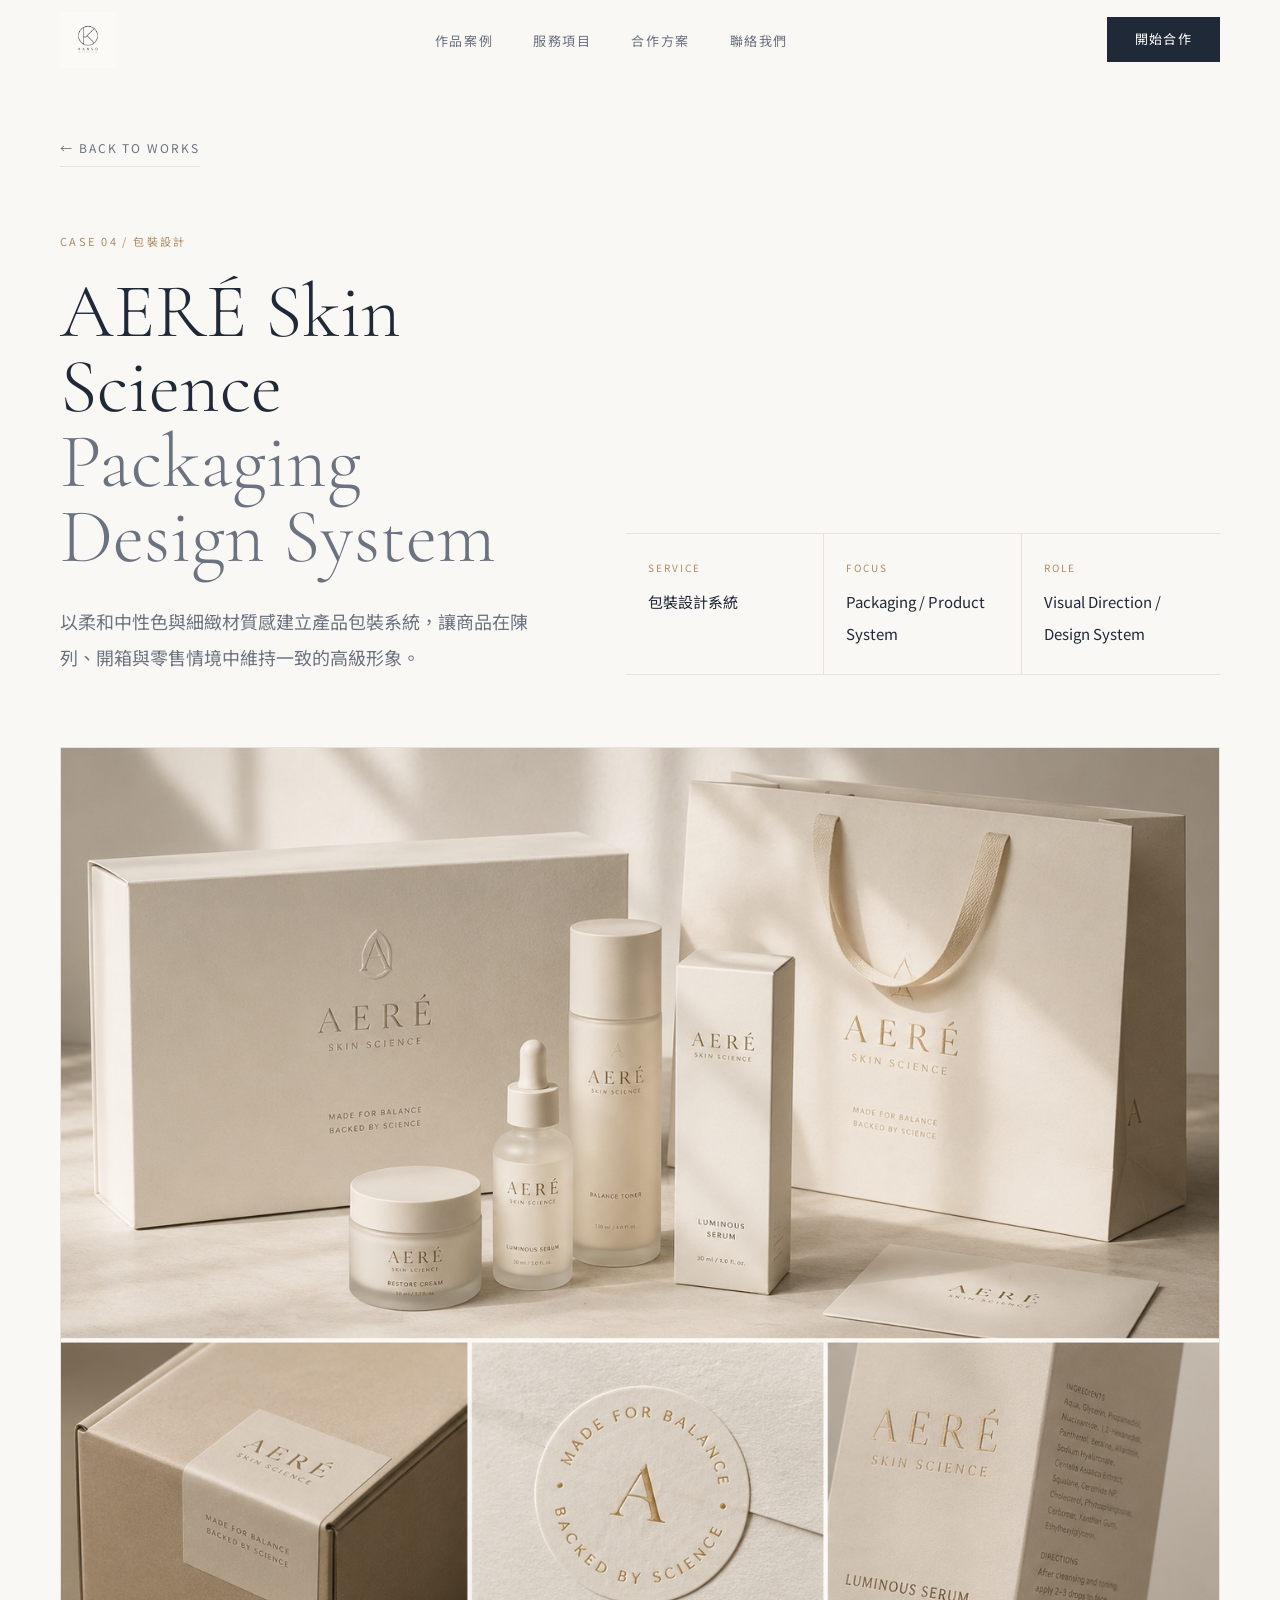
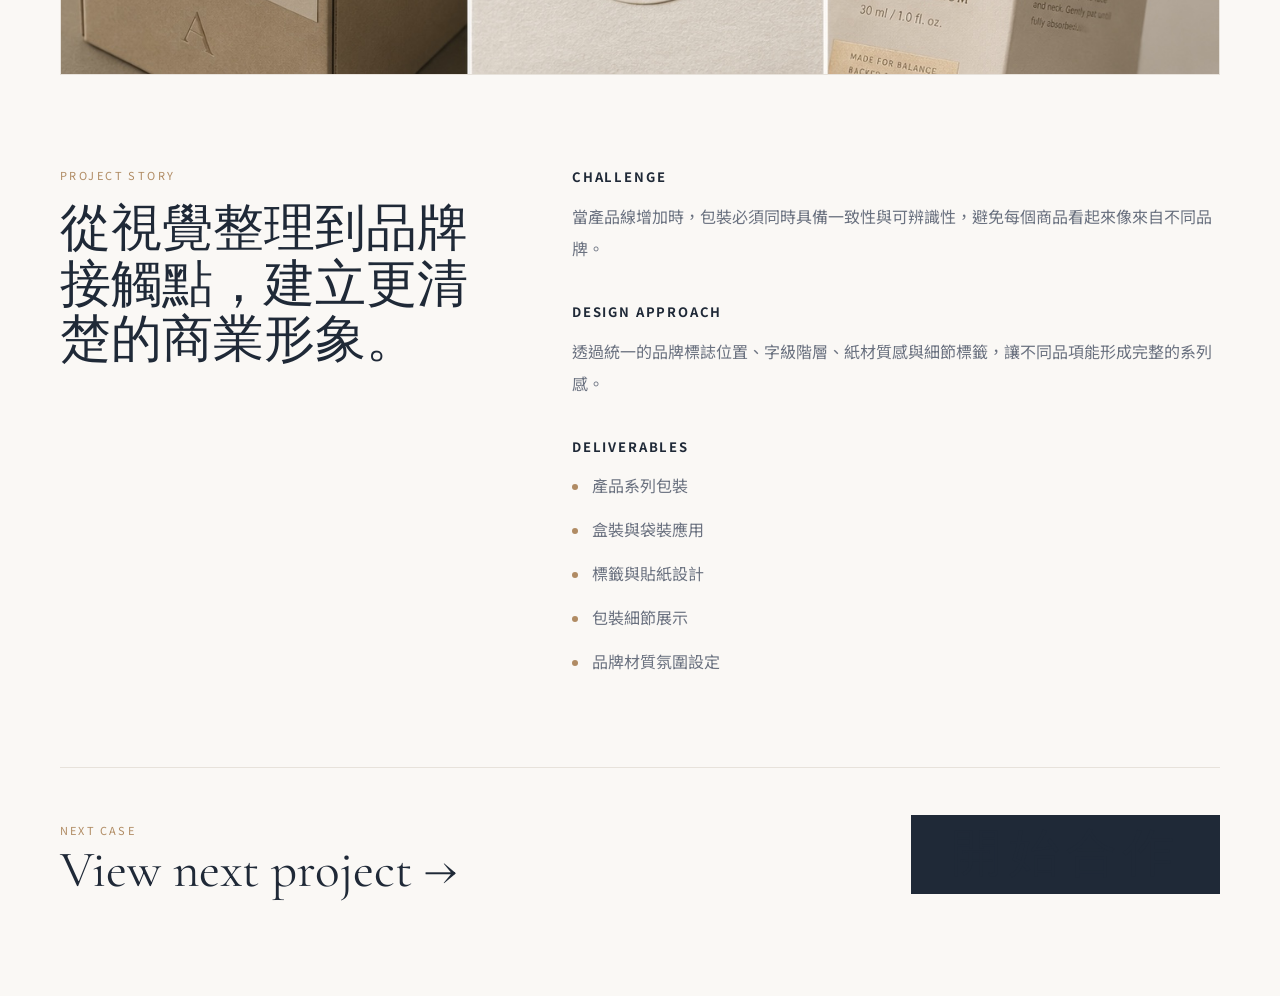
<file: aere-packaging.html>
<!DOCTYPE html>
<html lang="zh-TW">
<head>
<meta charset="utf-8"/>
<meta content="width=device-width, initial-scale=1.0" name="viewport"/>
<title>AERÉ Skin Science｜Packaging Design System｜Kanso Studio</title>
<link href="https://fonts.googleapis.com" rel="preconnect"/>
<link crossorigin="" href="https://fonts.gstatic.com" rel="preconnect"/>
<link href="https://fonts.googleapis.com/css2?family=Noto+Sans+TC:wght@300;400;500;700&family=Cormorant+Garamond:ital,wght@0,300;0,400;0,600;1,300;1,400&display=swap" rel="stylesheet"/>
<link href="../style.css" rel="stylesheet"/>
<link rel="icon" type="image/png" sizes="32x32" href="../images/favicon.png"/>
<link rel="apple-touch-icon" sizes="180x180" href="../images/apple-touch-icon.png"/>
<meta property="og:title" content="AERÉ Skin Science｜Packaging Design System｜Kanso Studio"/>
<meta property="og:description" content="以柔和中性色與細緻材質感建立產品包裝系統，讓商品在陳列、開箱與零售情境中維持一致的高級形象。"/>
<meta property="og:image" content="https://ift-web.github.io/kanso_studio/images/aere-packaging-system.jpg"/>
<meta property="og:type" content="website"/>
</head>
<body oncontextmenu="return false;" ondragstart="return false;" onselectstart="return false;">
<nav id="main-nav">
<a class="nav-logo" href="../index.html"><img alt="Kanso Studio" draggable="false" src="../images/kanso-logo.png"/></a>
<ul class="nav-links"><li><a href="../index.html#works">作品案例</a></li><li><a href="../index.html#services">服務項目</a></li><li><a href="../index.html#plans">合作方案</a></li><li><a href="../index.html#contact">聯絡我們</a></li></ul>
<a class="nav-cta" href="../index.html#contact">開始合作</a>
</nav>
<main class="case-detail-main">
<a class="case-back" href="../index.html#works">← Back to Works</a>
<section class="case-hero">
<div>
<p class="case-eyebrow">Case 04 / 包裝設計</p>
<h1 class="case-title">AERÉ Skin Science<br/><span>Packaging Design System</span></h1>
<p class="case-lead">以柔和中性色與細緻材質感建立產品包裝系統，讓商品在陳列、開箱與零售情境中維持一致的高級形象。</p>
</div>
<div class="case-meta">
<div><span class="case-meta-label">Service</span><span class="case-meta-value">包裝設計系統</span></div>
<div><span class="case-meta-label">Focus</span><span class="case-meta-value">Packaging / Product System</span></div>
<div><span class="case-meta-label">Role</span><span class="case-meta-value">Visual Direction / Design System</span></div>
</div>
</section>
<figure class="case-visual"><img alt="AERÉ Skin Science｜包裝設計系統" src="../images/aere-packaging-system.jpg" draggable="false"/></figure>
<section class="case-content-grid">
<div>
<p class="case-section-kicker">Project Story</p>
<h2 class="case-section-title">從視覺整理到品牌接觸點，建立更清楚的商業形象。</h2>
</div>
<div class="case-copy-block">
<div><h3>Challenge</h3><p>當產品線增加時，包裝必須同時具備一致性與可辨識性，避免每個商品看起來像來自不同品牌。</p></div>
<div><h3>Design Approach</h3><p>透過統一的品牌標誌位置、字級階層、紙材質感與細節標籤，讓不同品項能形成完整的系列感。</p></div>
<div><h3>Deliverables</h3><ul class="case-deliverables"><li>產品系列包裝</li><li>盒裝與袋裝應用</li><li>標籤與貼紙設計</li><li>包裝細節展示</li><li>品牌材質氛圍設定</li></ul></div>
</div>
</section>
<section class="case-next">
<div><span>Next Case</span><br/><a href="radiance-campaign.html">View next project →</a></div>
<a class="btn-primary" href="../index.html#contact">開始合作</a>
</section>
</main>
<script src="../main.js"></script>
</body>
</html>
</file>
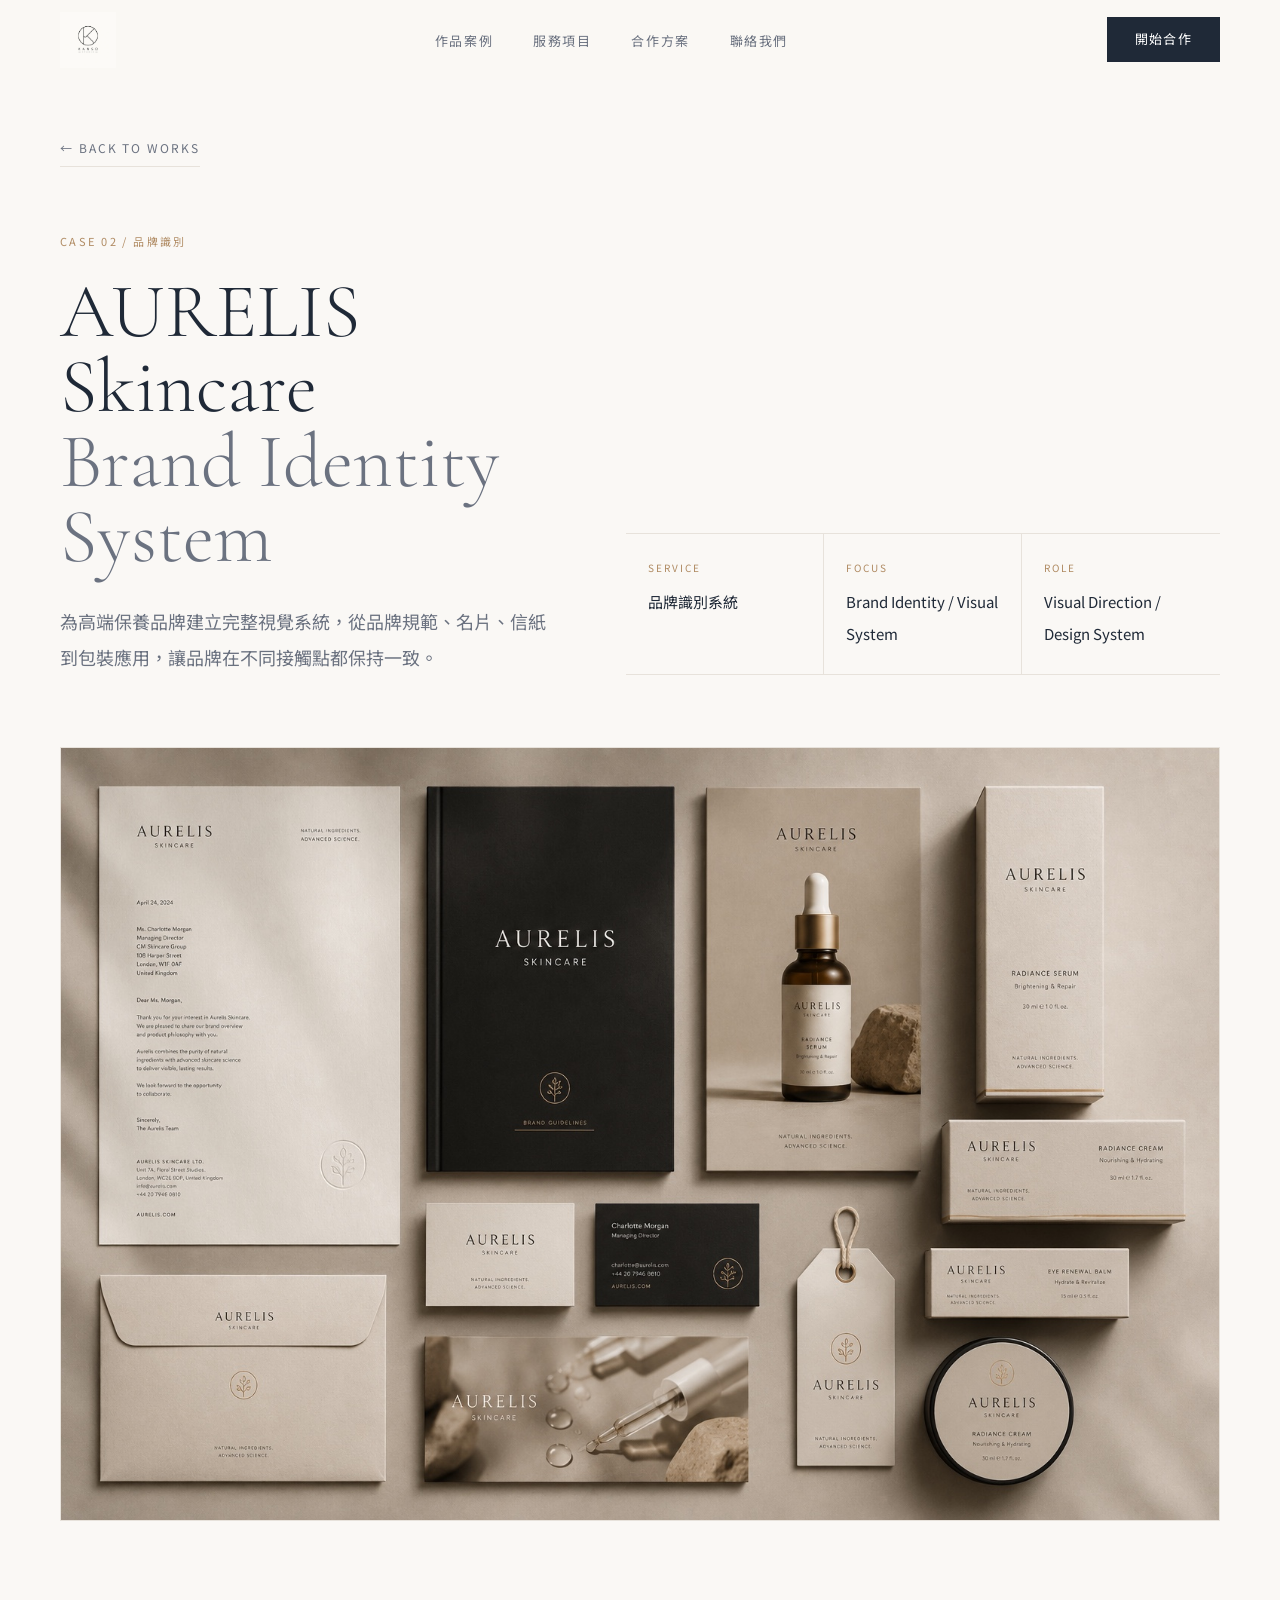
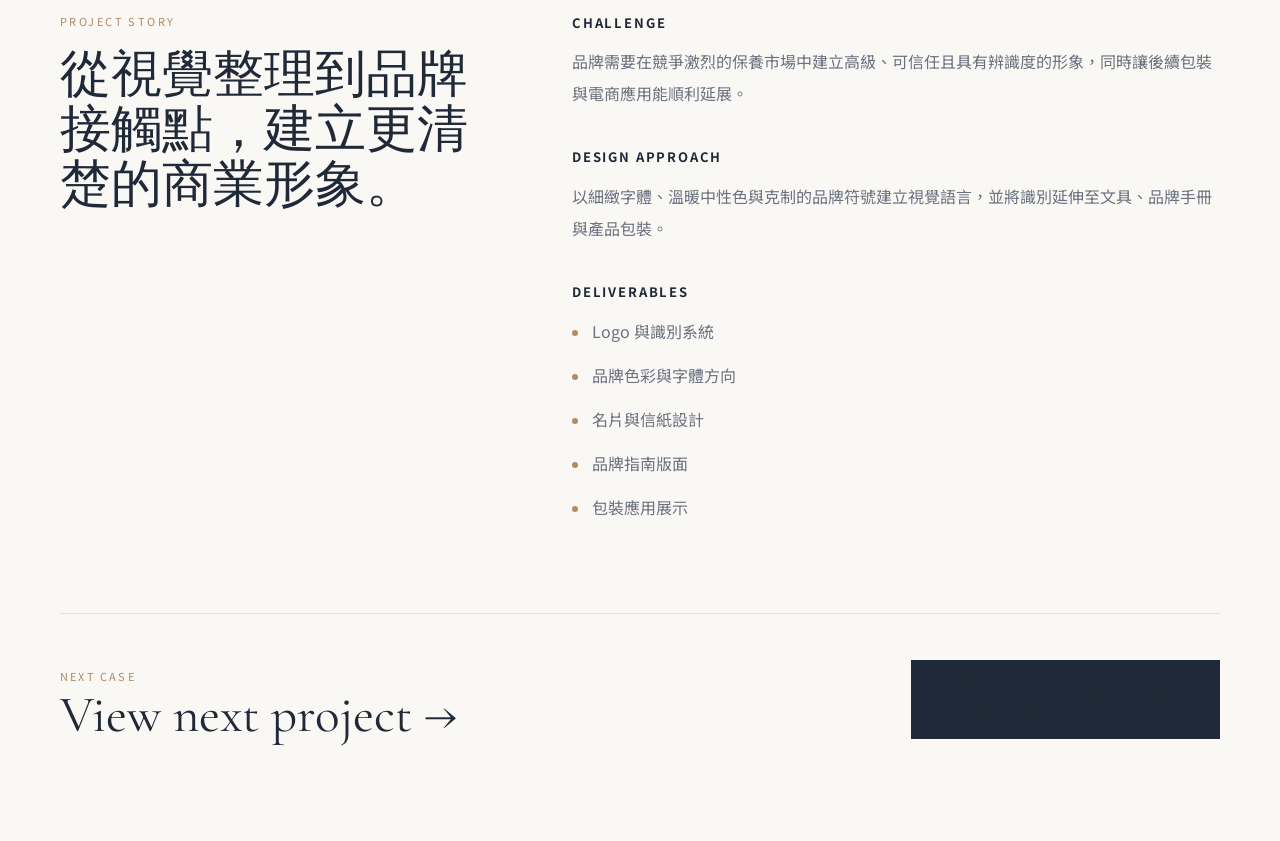
<file: aurelis-brand-identity.html>
<!DOCTYPE html>
<html lang="zh-TW">
<head>
<meta charset="utf-8"/>
<meta content="width=device-width, initial-scale=1.0" name="viewport"/>
<title>AURELIS Skincare｜Brand Identity System｜Kanso Studio</title>
<link href="https://fonts.googleapis.com" rel="preconnect"/>
<link crossorigin="" href="https://fonts.gstatic.com" rel="preconnect"/>
<link href="https://fonts.googleapis.com/css2?family=Noto+Sans+TC:wght@300;400;500;700&family=Cormorant+Garamond:ital,wght@0,300;0,400;0,600;1,300;1,400&display=swap" rel="stylesheet"/>
<link href="../style.css" rel="stylesheet"/>
<link rel="icon" type="image/png" sizes="32x32" href="../images/favicon.png"/>
<link rel="apple-touch-icon" sizes="180x180" href="../images/apple-touch-icon.png"/>
<meta property="og:title" content="AURELIS Skincare｜Brand Identity System｜Kanso Studio"/>
<meta property="og:description" content="為高端保養品牌建立完整視覺系統，從品牌規範、名片、信紙到包裝應用，讓品牌在不同接觸點都保持一致。"/>
<meta property="og:image" content="https://ift-web.github.io/kanso_studio/images/aurelis-brand-identity.jpg"/>
<meta property="og:type" content="website"/>
</head>
<body oncontextmenu="return false;" ondragstart="return false;" onselectstart="return false;">
<nav id="main-nav">
<a class="nav-logo" href="../index.html"><img alt="Kanso Studio" draggable="false" src="../images/kanso-logo.png"/></a>
<ul class="nav-links"><li><a href="../index.html#works">作品案例</a></li><li><a href="../index.html#services">服務項目</a></li><li><a href="../index.html#plans">合作方案</a></li><li><a href="../index.html#contact">聯絡我們</a></li></ul>
<a class="nav-cta" href="../index.html#contact">開始合作</a>
</nav>
<main class="case-detail-main">
<a class="case-back" href="../index.html#works">← Back to Works</a>
<section class="case-hero">
<div>
<p class="case-eyebrow">Case 02 / 品牌識別</p>
<h1 class="case-title">AURELIS Skincare<br/><span>Brand Identity System</span></h1>
<p class="case-lead">為高端保養品牌建立完整視覺系統，從品牌規範、名片、信紙到包裝應用，讓品牌在不同接觸點都保持一致。</p>
</div>
<div class="case-meta">
<div><span class="case-meta-label">Service</span><span class="case-meta-value">品牌識別系統</span></div>
<div><span class="case-meta-label">Focus</span><span class="case-meta-value">Brand Identity / Visual System</span></div>
<div><span class="case-meta-label">Role</span><span class="case-meta-value">Visual Direction / Design System</span></div>
</div>
</section>
<figure class="case-visual"><img alt="AURELIS Skincare｜品牌識別系統" src="../images/aurelis-brand-identity.jpg" draggable="false"/></figure>
<section class="case-content-grid">
<div>
<p class="case-section-kicker">Project Story</p>
<h2 class="case-section-title">從視覺整理到品牌接觸點，建立更清楚的商業形象。</h2>
</div>
<div class="case-copy-block">
<div><h3>Challenge</h3><p>品牌需要在競爭激烈的保養市場中建立高級、可信任且具有辨識度的形象，同時讓後續包裝與電商應用能順利延展。</p></div>
<div><h3>Design Approach</h3><p>以細緻字體、溫暖中性色與克制的品牌符號建立視覺語言，並將識別延伸至文具、品牌手冊與產品包裝。</p></div>
<div><h3>Deliverables</h3><ul class="case-deliverables"><li>Logo 與識別系統</li><li>品牌色彩與字體方向</li><li>名片與信紙設計</li><li>品牌指南版面</li><li>包裝應用展示</li></ul></div>
</div>
</section>
<section class="case-next">
<div><span>Next Case</span><br/><a href="luna-lab-packaging.html">View next project →</a></div>
<a class="btn-primary" href="../index.html#contact">開始合作</a>
</section>
</main>
<script src="../main.js"></script>
</body>
</html>
</file>
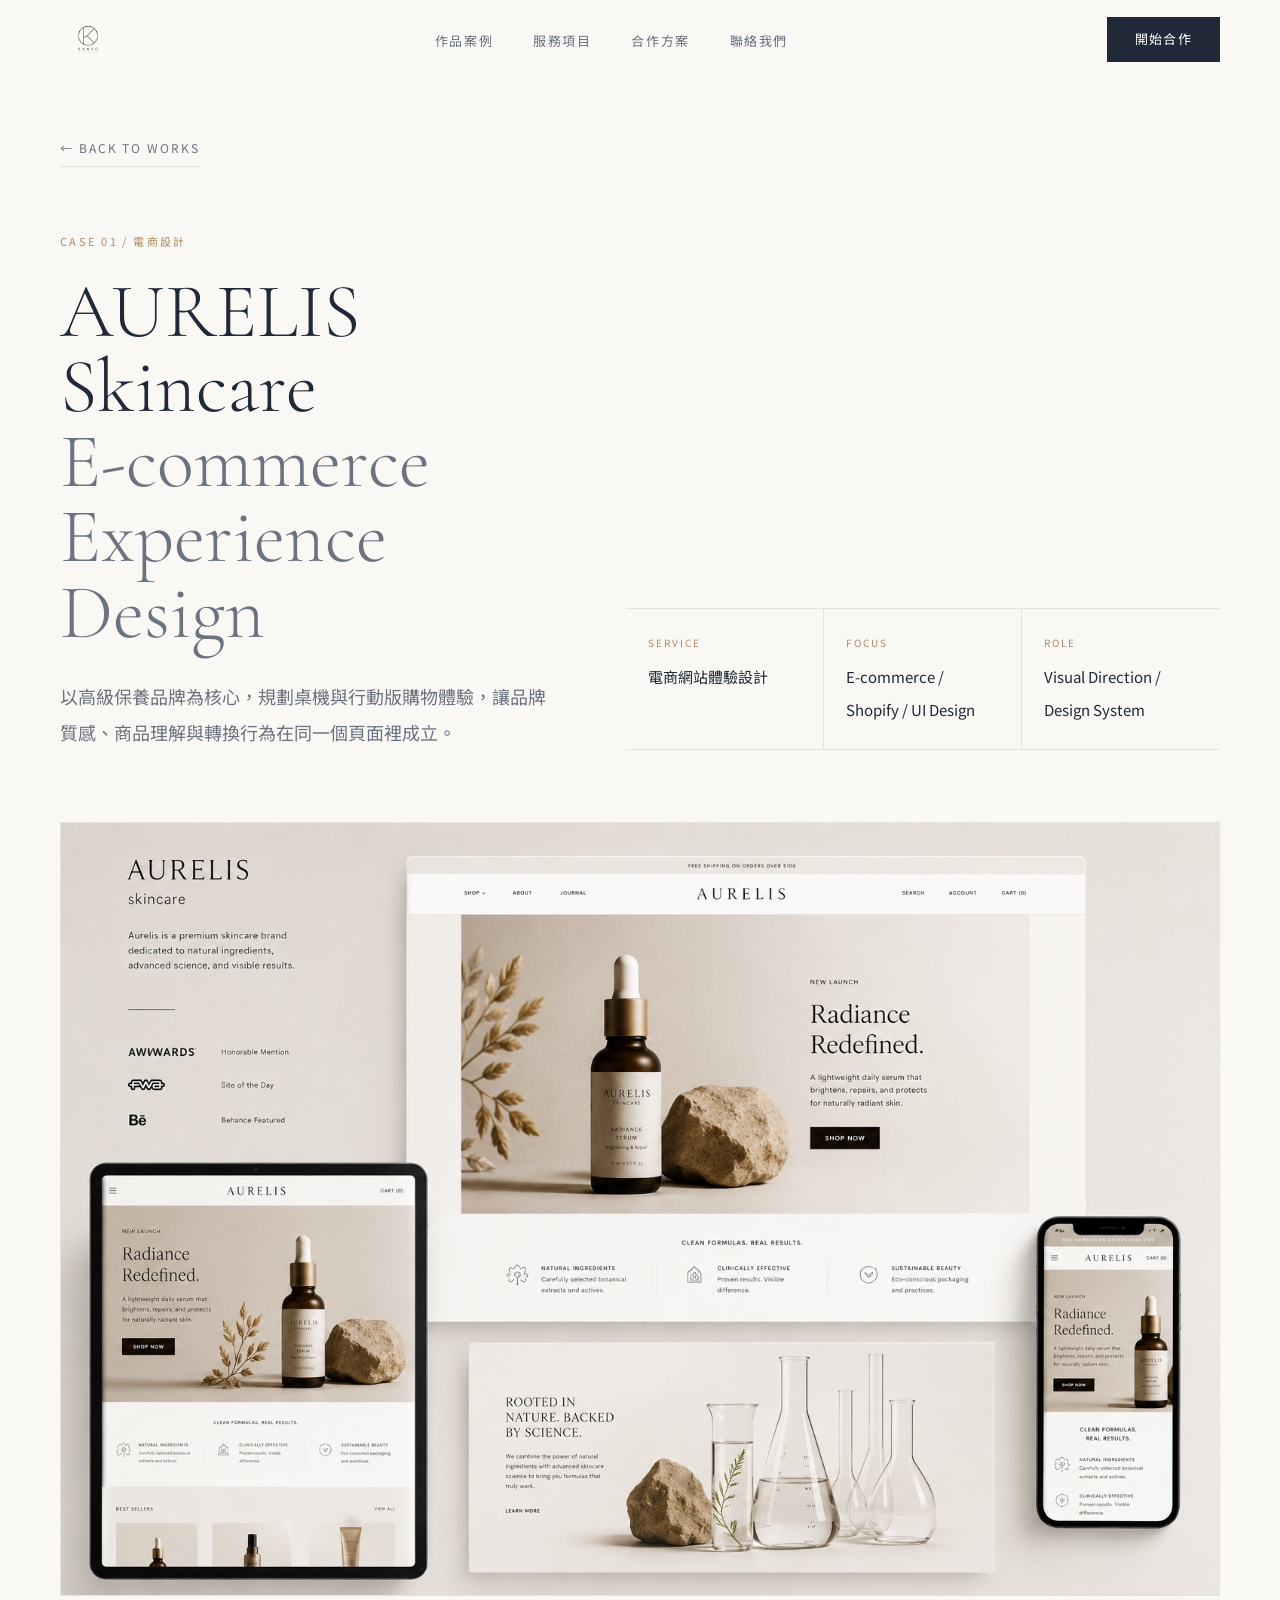
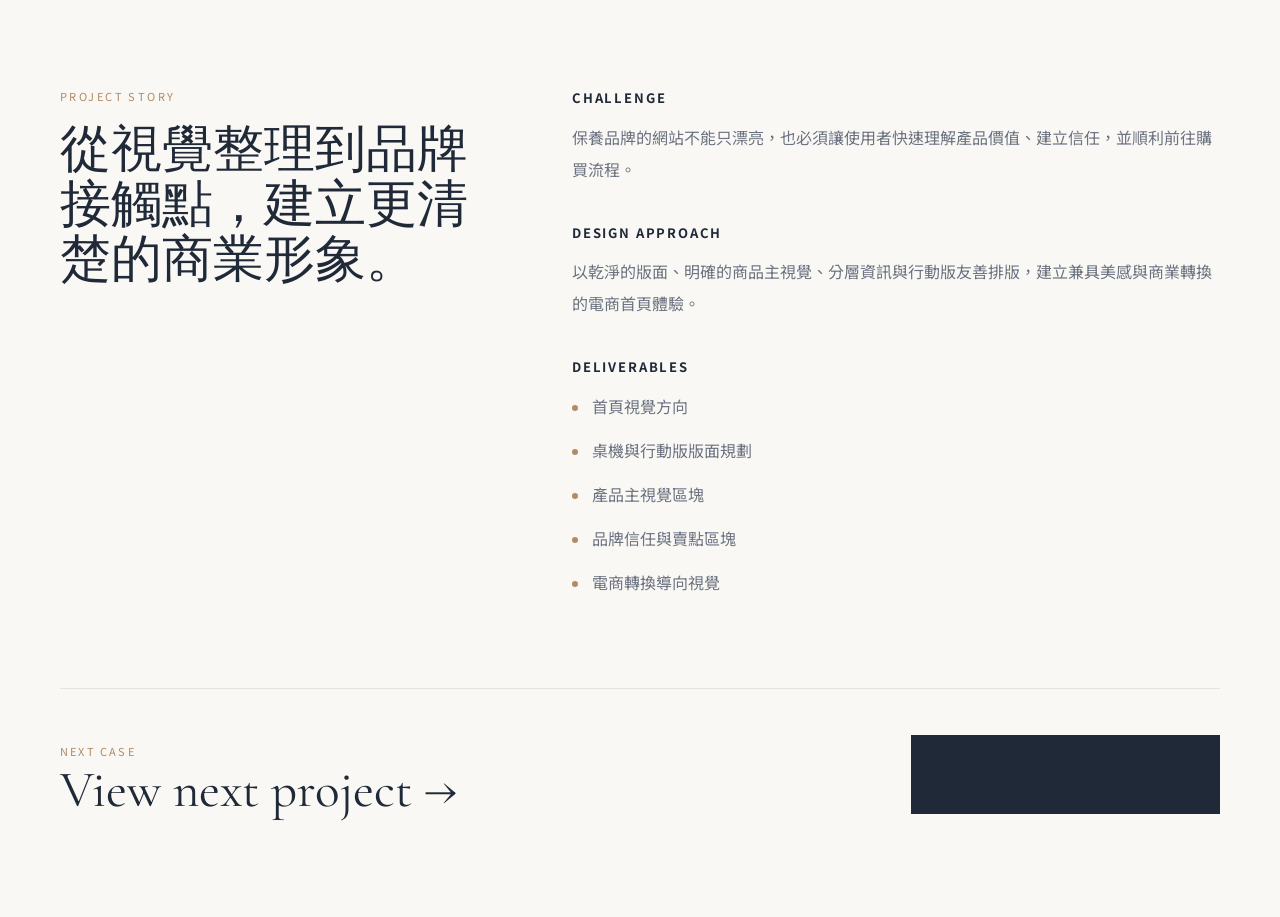
<file: aurelis-ecommerce.html>
<!DOCTYPE html>
<html lang="zh-TW">
<head>
<meta charset="utf-8"/>
<meta content="width=device-width, initial-scale=1.0" name="viewport"/>
<title>AURELIS Skincare｜E-commerce Experience Design｜Kanso Studio</title>
<link href="https://fonts.googleapis.com" rel="preconnect"/>
<link crossorigin="" href="https://fonts.gstatic.com" rel="preconnect"/>
<link href="https://fonts.googleapis.com/css2?family=Noto+Sans+TC:wght@300;400;500;700&family=Cormorant+Garamond:ital,wght@0,300;0,400;0,600;1,300;1,400&display=swap" rel="stylesheet"/>
<link href="../style.css" rel="stylesheet"/>
<link rel="icon" type="image/png" sizes="32x32" href="../images/favicon.png"/>
<link rel="apple-touch-icon" sizes="180x180" href="../images/apple-touch-icon.png"/>
<meta property="og:title" content="AURELIS Skincare｜E-commerce Experience Design｜Kanso Studio"/>
<meta property="og:description" content="以高級保養品牌為核心，規劃桌機與行動版購物體驗，讓品牌質感、商品理解與轉換行為在同一個頁面裡成立。"/>
<meta property="og:image" content="https://ift-web.github.io/kanso_studio/images/aurelis-ecommerce-website.jpg"/>
<meta property="og:type" content="website"/>
</head>
<body oncontextmenu="return false;" ondragstart="return false;" onselectstart="return false;">
<nav id="main-nav">
<a class="nav-logo" href="../index.html"><img alt="Kanso Studio" draggable="false" src="../images/kanso-logo.png"/></a>
<ul class="nav-links"><li><a href="../index.html#works">作品案例</a></li><li><a href="../index.html#services">服務項目</a></li><li><a href="../index.html#plans">合作方案</a></li><li><a href="../index.html#contact">聯絡我們</a></li></ul>
<a class="nav-cta" href="../index.html#contact">開始合作</a>
</nav>
<main class="case-detail-main">
<a class="case-back" href="../index.html#works">← Back to Works</a>
<section class="case-hero">
<div>
<p class="case-eyebrow">Case 01 / 電商設計</p>
<h1 class="case-title">AURELIS Skincare<br/><span>E-commerce Experience Design</span></h1>
<p class="case-lead">以高級保養品牌為核心，規劃桌機與行動版購物體驗，讓品牌質感、商品理解與轉換行為在同一個頁面裡成立。</p>
</div>
<div class="case-meta">
<div><span class="case-meta-label">Service</span><span class="case-meta-value">電商網站體驗設計</span></div>
<div><span class="case-meta-label">Focus</span><span class="case-meta-value">E-commerce / Shopify / UI Design</span></div>
<div><span class="case-meta-label">Role</span><span class="case-meta-value">Visual Direction / Design System</span></div>
</div>
</section>
<figure class="case-visual"><img alt="AURELIS Skincare｜電商網站體驗設計" src="../images/aurelis-ecommerce-website.jpg" draggable="false"/></figure>
<section class="case-content-grid">
<div>
<p class="case-section-kicker">Project Story</p>
<h2 class="case-section-title">從視覺整理到品牌接觸點，建立更清楚的商業形象。</h2>
</div>
<div class="case-copy-block">
<div><h3>Challenge</h3><p>保養品牌的網站不能只漂亮，也必須讓使用者快速理解產品價值、建立信任，並順利前往購買流程。</p></div>
<div><h3>Design Approach</h3><p>以乾淨的版面、明確的商品主視覺、分層資訊與行動版友善排版，建立兼具美感與商業轉換的電商首頁體驗。</p></div>
<div><h3>Deliverables</h3><ul class="case-deliverables"><li>首頁視覺方向</li><li>桌機與行動版版面規劃</li><li>產品主視覺區塊</li><li>品牌信任與賣點區塊</li><li>電商轉換導向視覺</li></ul></div>
</div>
</section>
<section class="case-next">
<div><span>Next Case</span><br/><a href="aurelis-brand-identity.html">View next project →</a></div>
<a class="btn-primary" href="../index.html#contact">開始合作</a>
</section>
</main>
<script src="../main.js"></script>
</body>
</html>
</file>
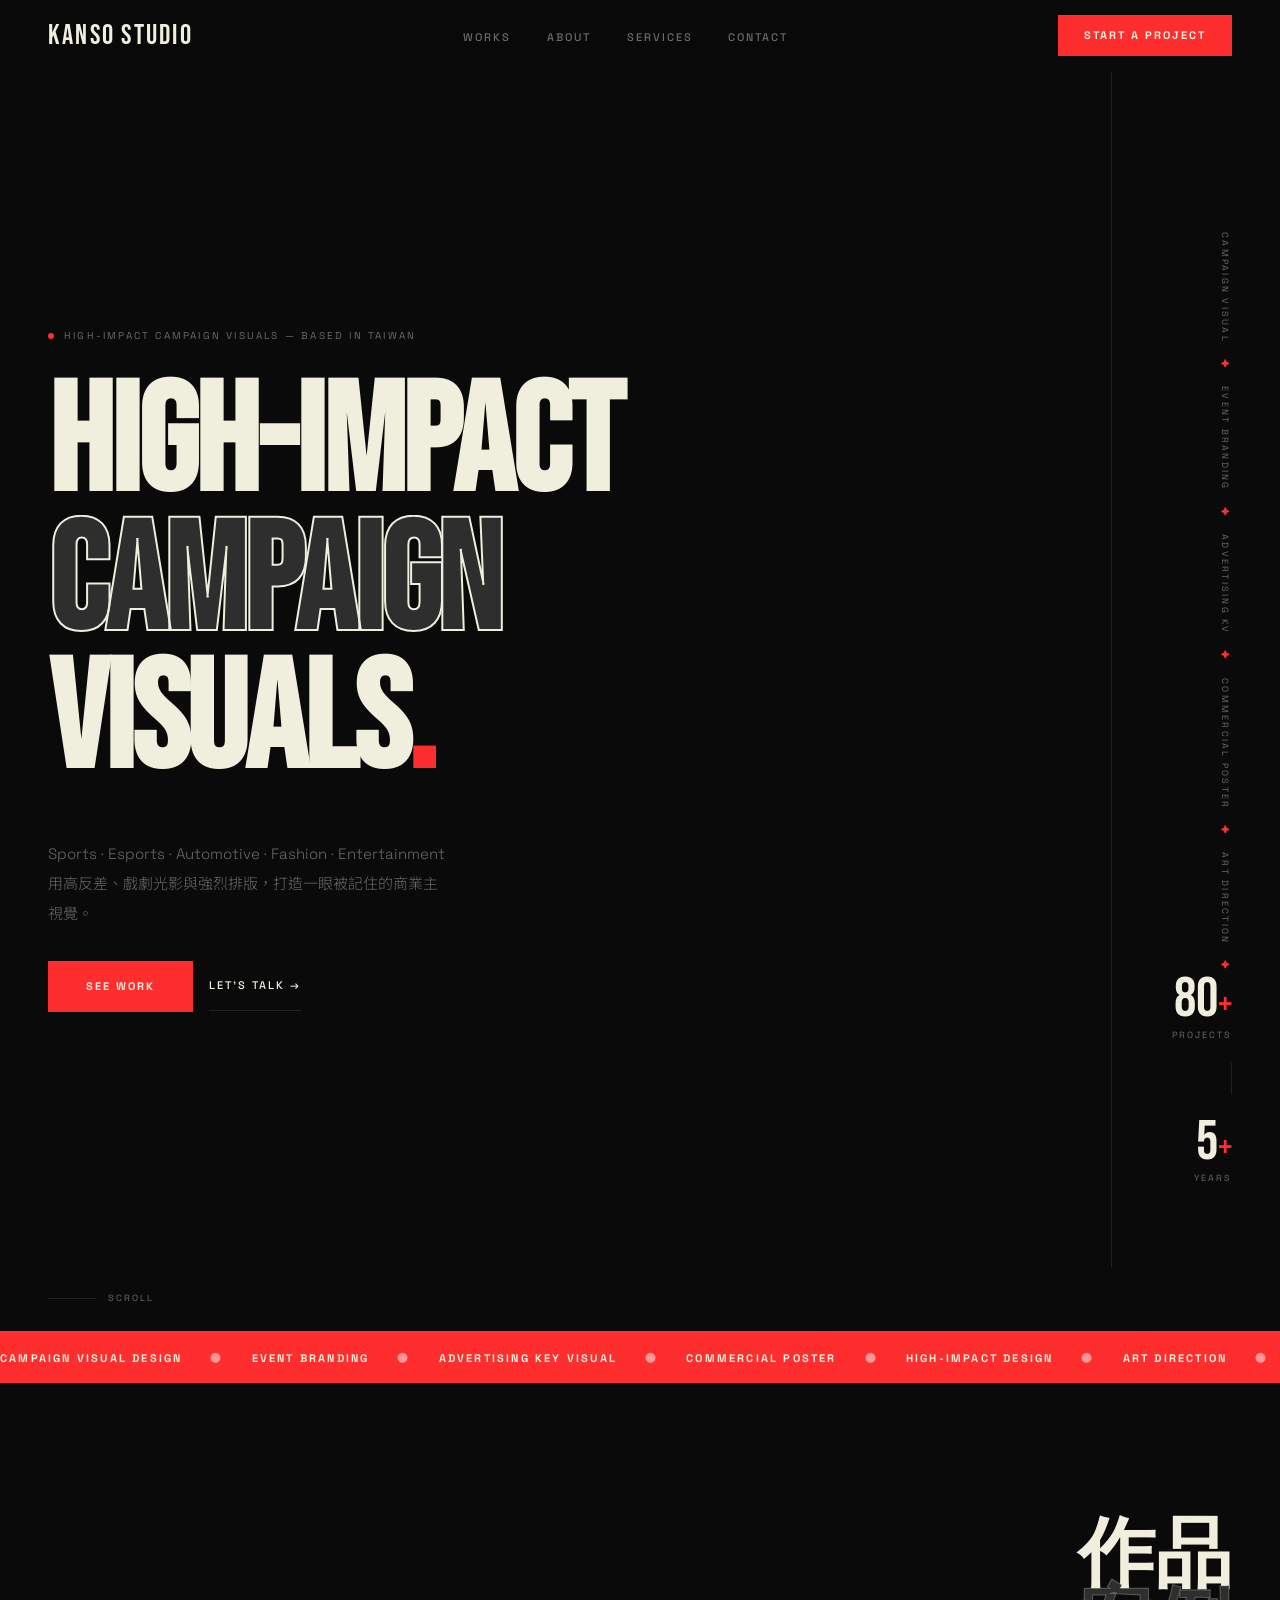
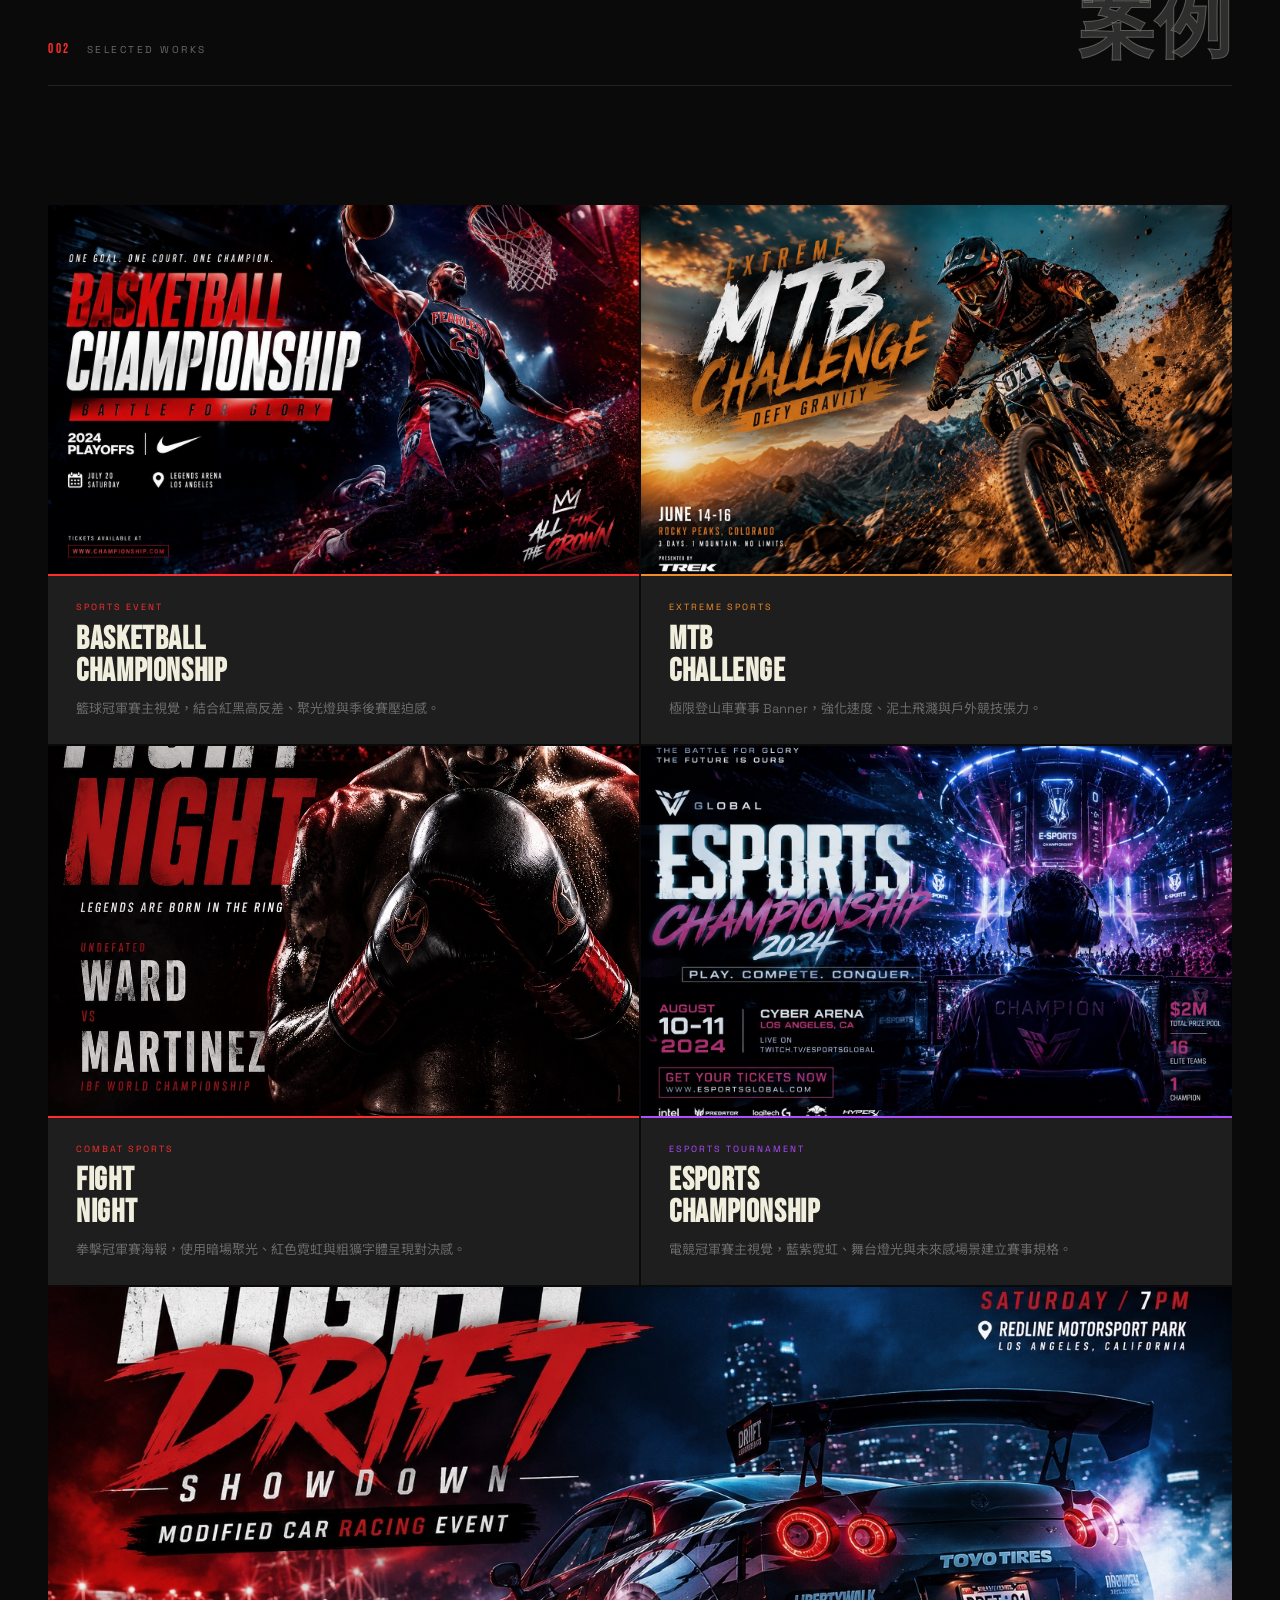
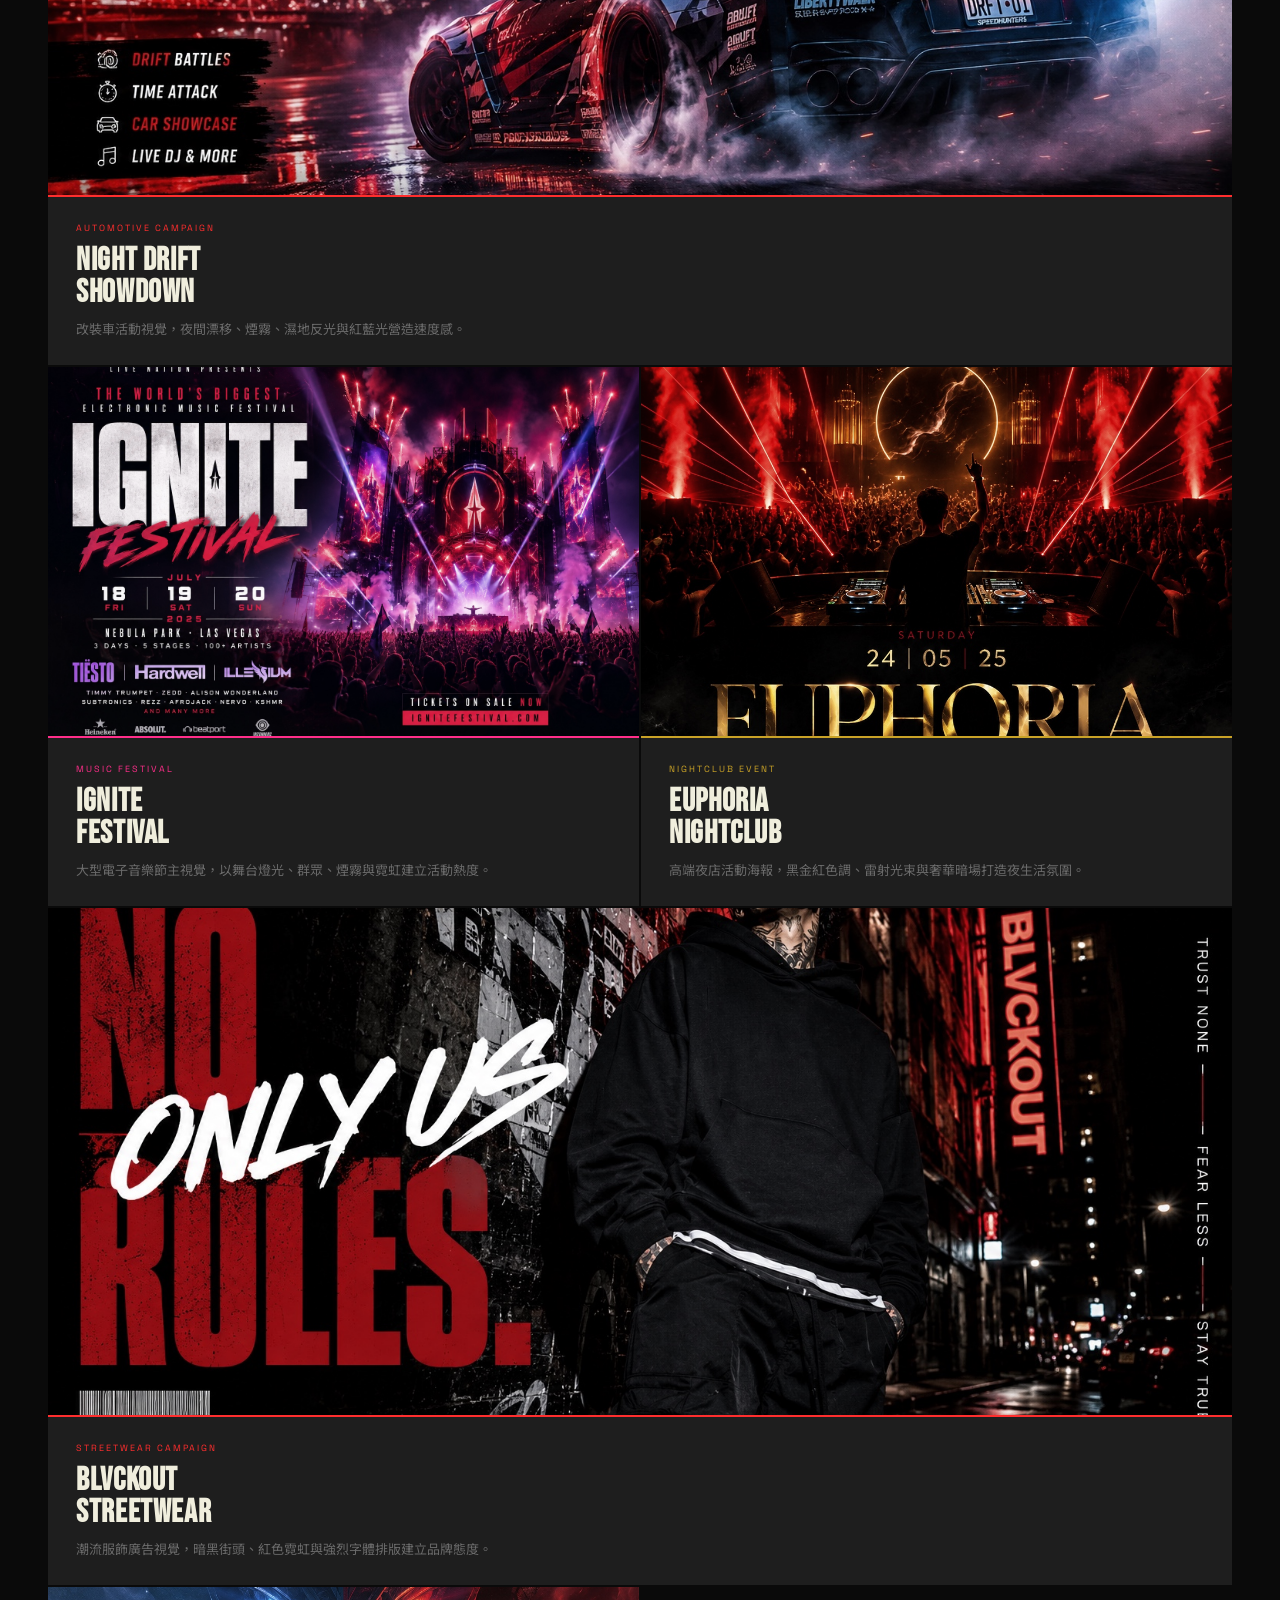
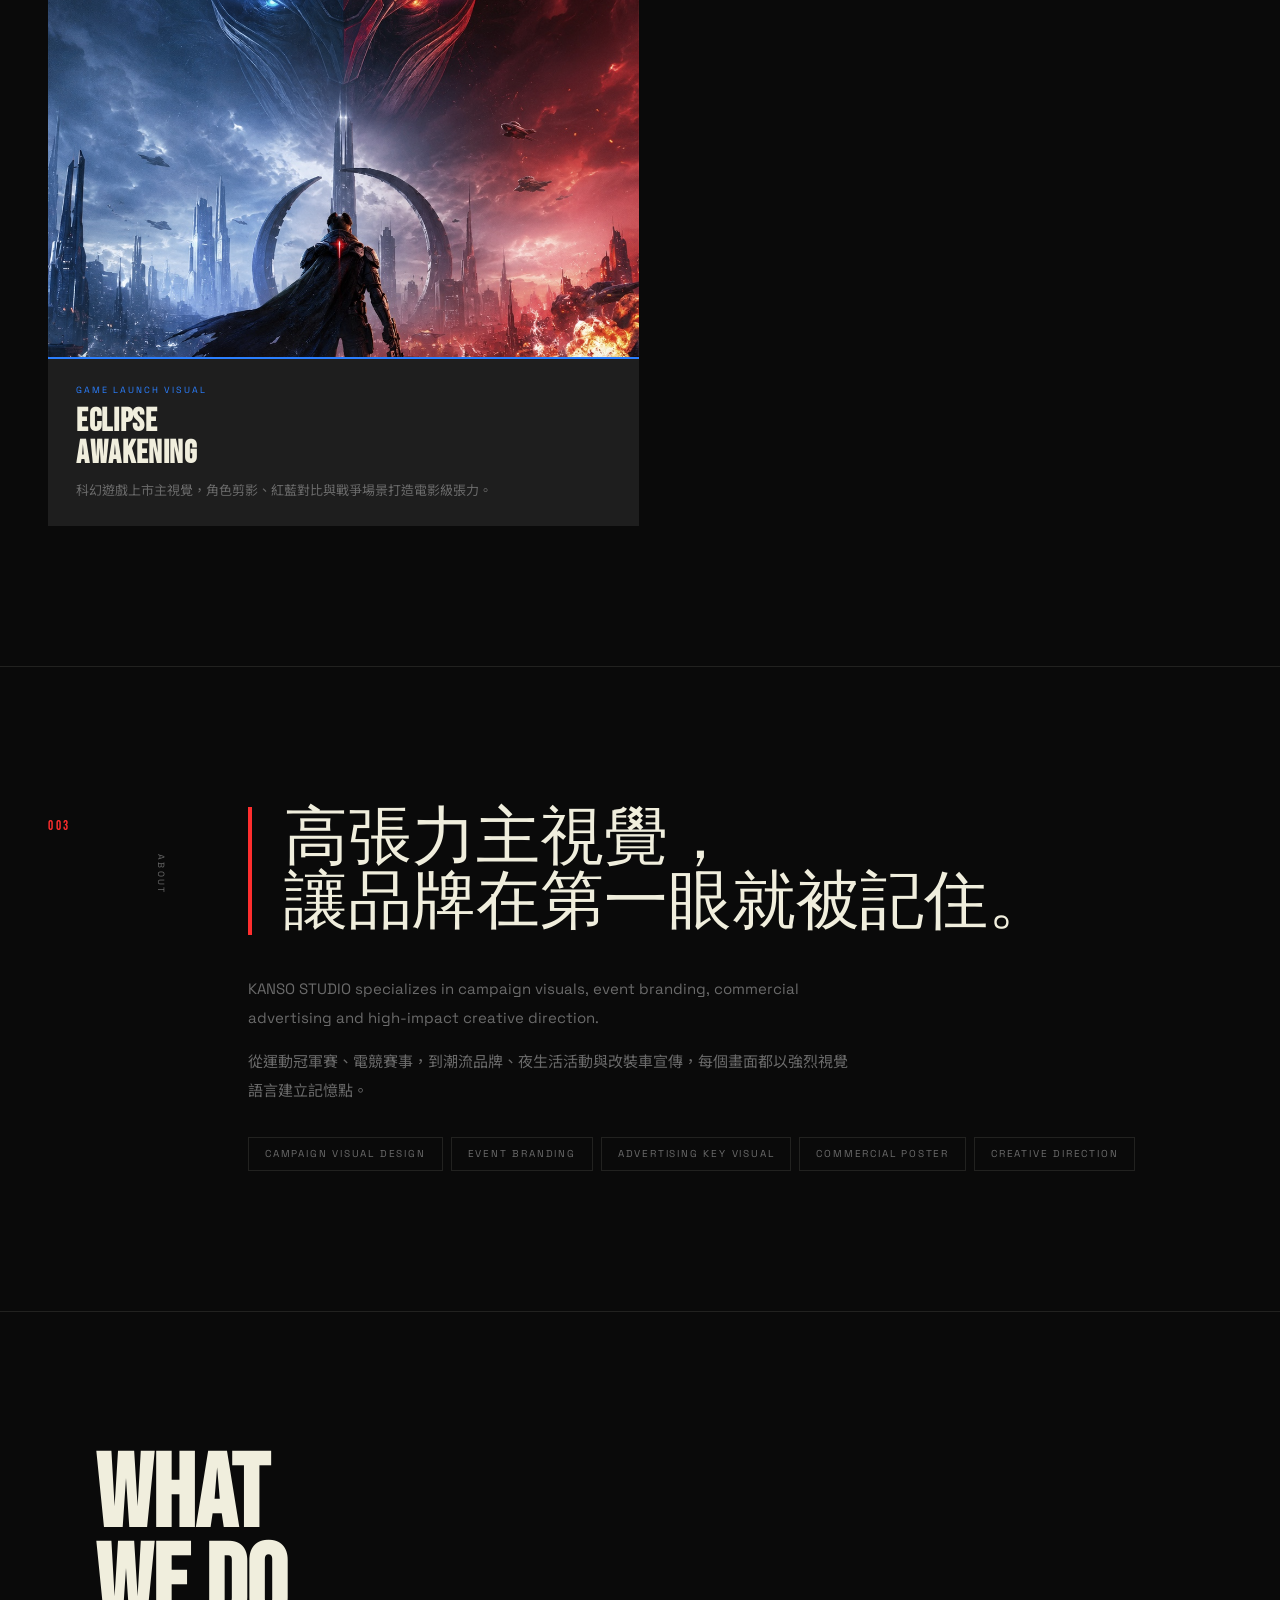
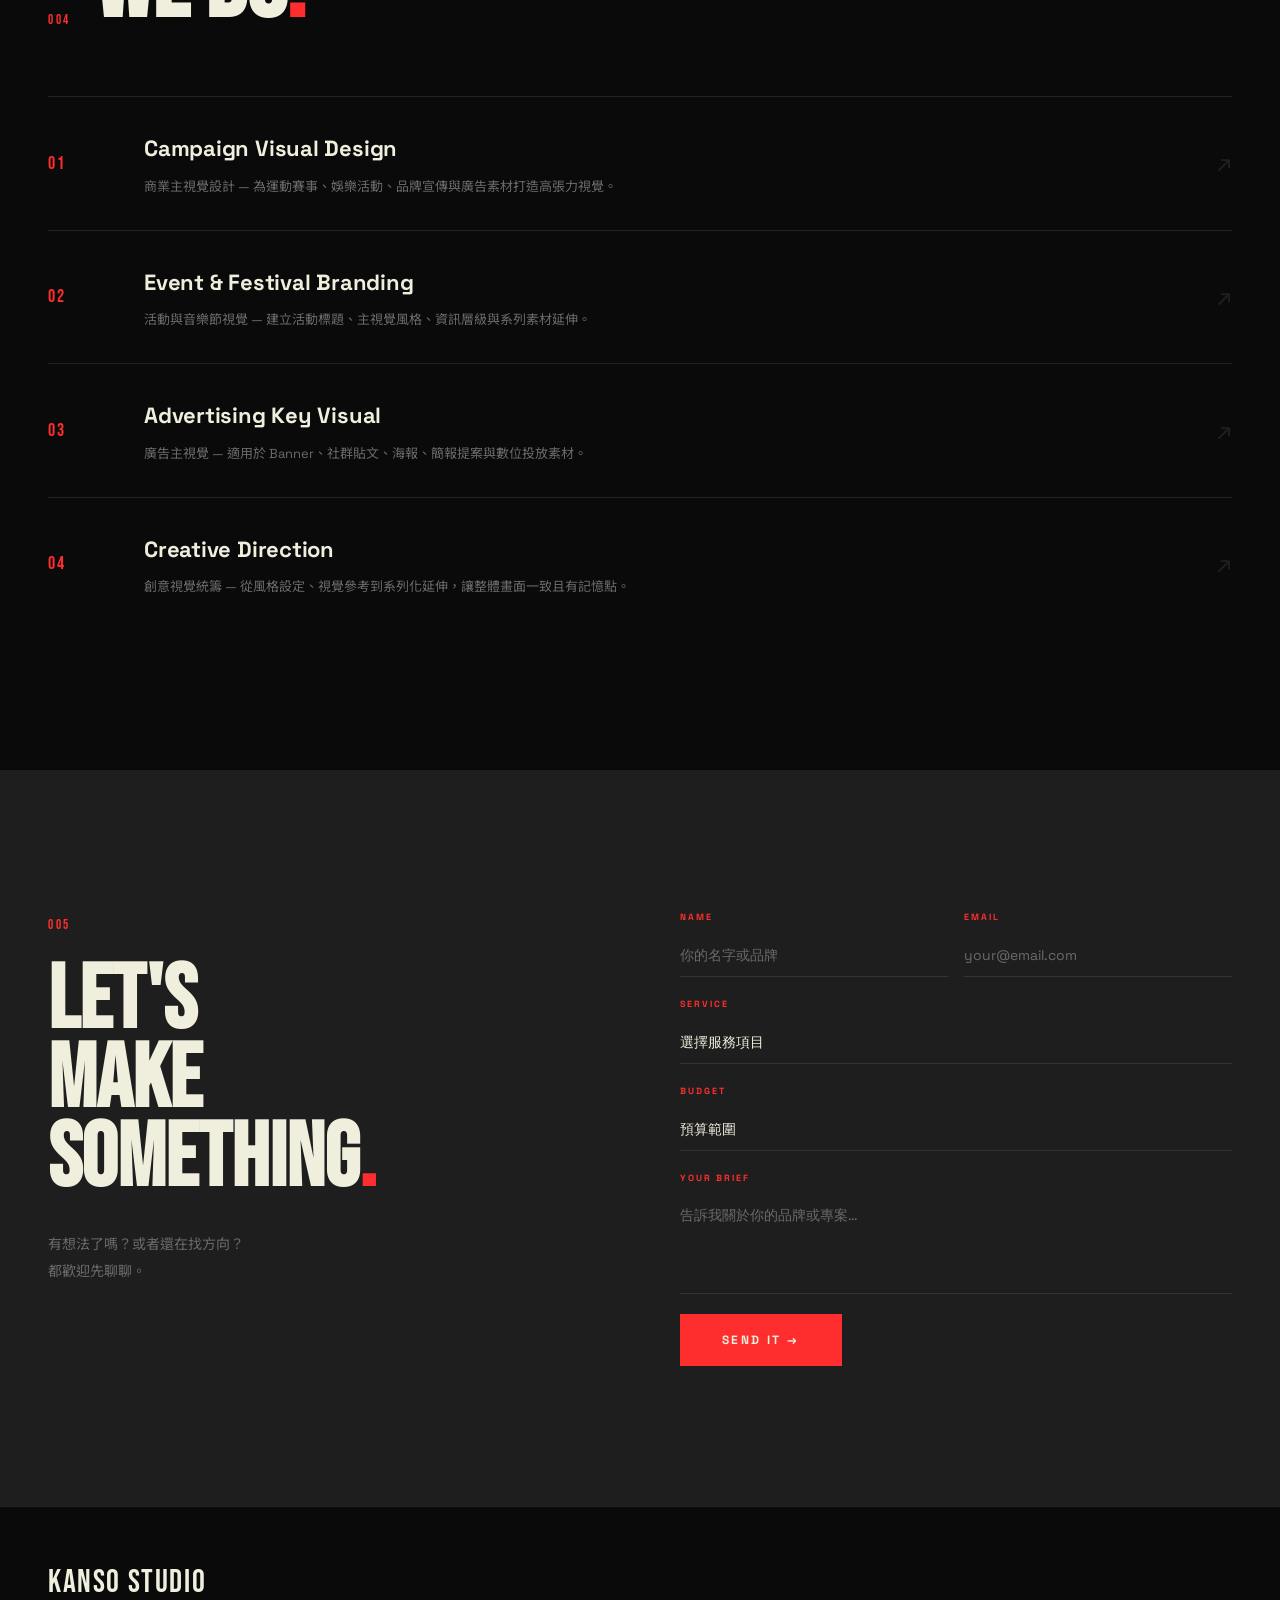
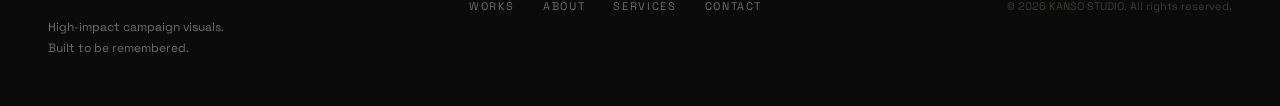
<file: Event-v2.html>
<!DOCTYPE html>
<html lang="zh-TW">
<head>
<meta charset="utf-8"/>
<meta content="width=device-width, initial-scale=1.0" name="viewport"/>
<title>KANSO STUDIO — Campaign Visual Design</title>
<meta name="description" content="KANSO STUDIO specializes in high-impact campaign visuals, event branding and commercial advertising design.">
<meta name="robots" content="noindex, nofollow">
<link rel="preconnect" href="https://fonts.googleapis.com">
<link rel="preconnect" href="https://fonts.gstatic.com" crossorigin>
<link href="https://fonts.googleapis.com/css2?family=Bebas+Neue&family=Space+Grotesk:wght@300;400;500;700&family=Noto+Sans+TC:wght@300;400;700&display=swap" rel="stylesheet">
<style>
/* ── KANSO STUDIO — HIGH IMPACT CAMPAIGN VISUAL SYSTEM ── */
:root {
  --black:  #0A0A0A;
  --white:  #F0EEDD;
  --red:    #FF2E2E;
  --gold:   #C9A227;
  --gray:   #1E1E1E;
  --gray2:  #2E2E2E;
  --muted:  #6A6A6A;
  --border: rgba(240,238,221,0.1);
  --gap:    140px;
}
*,*::before,*::after{box-sizing:border-box;margin:0;padding:0;}
html{scroll-behavior:smooth;}
body{
  font-family:'Space Grotesk','Noto Sans TC',sans-serif;
  background:var(--black);color:var(--white);
  font-size:16px;line-height:1.75;overflow-x:hidden;
  user-select:none;-webkit-user-select:none;-ms-user-select:none;
}
img{user-select:none;-webkit-user-drag:none;pointer-events:none;}

/* REVEAL */
.reveal{opacity:0;transform:translateY(32px);transition:opacity .7s cubic-bezier(.16,1,.3,1),transform .7s cubic-bezier(.16,1,.3,1);}
.reveal.visible{opacity:1;transform:translateY(0);}
.reveal-delay-1{transition-delay:.1s;}
.reveal-delay-2{transition-delay:.2s;}
.accent{color:var(--red);}

/* NAV */
#main-nav{
  position:fixed;top:0;left:0;right:0;z-index:999;
  padding:0 48px;height:72px;
  display:flex;align-items:center;justify-content:space-between;
  background:rgba(10,10,10,.92);
  backdrop-filter:blur(16px);-webkit-backdrop-filter:blur(16px);
  border-bottom:1px solid transparent;transition:border-color .3s;
}
#main-nav.scrolled{border-bottom-color:var(--border);}
.nav-logo{font-family:'Bebas Neue',sans-serif;font-size:28px;letter-spacing:.08em;color:var(--white);text-decoration:none;}
.nav-logo span{color:var(--red);}
.nav-links{display:flex;gap:36px;list-style:none;}
.nav-links a{font-size:11px;letter-spacing:.18em;color:var(--muted);text-decoration:none;font-weight:500;text-transform:uppercase;transition:color .2s;}
.nav-links a:hover{color:var(--white);}
.nav-cta{font-size:11px;letter-spacing:.18em;padding:9px 24px;background:var(--red);color:var(--white);text-decoration:none;font-weight:700;text-transform:uppercase;border:2px solid var(--red);transition:background .2s,color .2s;}
.nav-cta:hover{background:transparent;color:var(--red);}
.hamburger{display:none;flex-direction:column;gap:6px;cursor:pointer;padding:4px;background:none;border:none;}
.hamburger span{display:block;width:24px;height:2px;background:var(--white);transition:all .3s;}
.mobile-menu{display:none;position:fixed;top:72px;left:0;right:0;background:var(--black);border-bottom:1px solid var(--border);z-index:998;padding:24px 48px;flex-direction:column;gap:20px;}
.mobile-menu.open{display:flex;}
.mobile-menu a{font-size:11px;letter-spacing:.18em;color:var(--muted);text-decoration:none;font-weight:500;text-transform:uppercase;transition:color .2s;}
.mobile-menu a:hover{color:var(--white);}

/* HERO */
#hero{min-height:100vh;padding:72px 48px 0;display:grid;grid-template-columns:1fr auto;grid-template-rows:1fr auto;position:relative;overflow:hidden;}
.hero-content{grid-column:1;grid-row:1;display:flex;flex-direction:column;justify-content:center;padding:80px 0;position:relative;z-index:1;}
.hero-eyebrow{display:flex;align-items:center;gap:10px;font-size:10px;letter-spacing:.22em;color:var(--muted);text-transform:uppercase;margin-bottom:32px;}
.dot-red{width:6px;height:6px;background:var(--red);border-radius:50%;animation:pulse 2s ease-in-out infinite;}
@keyframes pulse{0%,100%{opacity:1;transform:scale(1);}50%{opacity:.5;transform:scale(.85);}}
.hero-headline{font-family:'Bebas Neue',sans-serif;font-size:clamp(80px,12vw,180px);line-height:.9;letter-spacing:-.02em;color:var(--white);display:flex;flex-direction:column;margin-bottom:48px;}
.hero-headline .line{display:block;overflow:hidden;animation:slideUp .8s cubic-bezier(.16,1,.3,1) both;}
.line-1{animation-delay:.2s;}
.line-2{animation-delay:.35s;color:var(--gray2);-webkit-text-stroke:2px var(--white);}
.line-3{animation-delay:.5s;}
@keyframes slideUp{from{transform:translateY(110%);opacity:0;}to{transform:translateY(0);opacity:1;}}
.hero-sub-wrap{display:flex;flex-direction:column;gap:32px;}
.hero-sub{font-size:15px;color:var(--muted);line-height:2;max-width:400px;font-weight:300;}
.hero-ctas{display:flex;gap:16px;align-items:center;}
.btn-primary{display:inline-block;padding:14px 36px;background:var(--red);color:var(--white);text-decoration:none;font-size:11px;letter-spacing:.18em;font-weight:700;text-transform:uppercase;border:2px solid var(--red);transition:background .2s,color .2s,transform .15s;}
.btn-primary:hover{background:transparent;color:var(--red);transform:translateY(-2px);}
.btn-ghost{display:inline-block;padding:14px 0;color:var(--white);text-decoration:none;font-size:11px;letter-spacing:.18em;font-weight:500;text-transform:uppercase;border-bottom:1px solid var(--border);transition:border-color .2s,color .2s;}
.btn-ghost:hover{border-color:var(--red);color:var(--red);}
.hero-side{grid-column:2;grid-row:1;display:flex;flex-direction:column;justify-content:flex-end;align-items:flex-end;padding:80px 0 80px 60px;position:relative;z-index:1;border-left:1px solid var(--border);margin-left:60px;}
.hero-ticker{writing-mode:vertical-rl;font-size:9px;letter-spacing:.25em;color:var(--muted);text-transform:uppercase;display:flex;gap:16px;margin-bottom:auto;padding-top:80px;}
.hero-ticker .sep{color:var(--red);}
.hero-number-block{display:flex;flex-direction:column;align-items:flex-end;gap:20px;}
.stat{display:flex;flex-direction:column;align-items:flex-end;}
.stat-num{font-family:'Bebas Neue',sans-serif;font-size:56px;line-height:1;color:var(--white);}
.plus{color:var(--red);font-size:36px;}
.stat-label{font-size:9px;letter-spacing:.22em;color:var(--muted);text-transform:uppercase;}
.stat-divider{width:1px;height:32px;background:var(--border);align-self:flex-end;}
.scroll-indicator{grid-column:1;grid-row:2;display:flex;align-items:center;gap:12px;padding:24px 0;font-size:9px;letter-spacing:.22em;color:var(--muted);text-transform:uppercase;}
.scroll-track{width:48px;height:1px;background:var(--border);position:relative;overflow:hidden;}
.scroll-track::after{content:'';position:absolute;left:-100%;top:0;width:100%;height:100%;background:var(--red);animation:trackMove 2s ease-in-out infinite;}
@keyframes trackMove{0%{left:-100%;}50%{left:0;}100%{left:100%;}}

/* MARQUEE */
.marquee-strip{background:var(--red);color:var(--white);padding:12px 0;overflow:hidden;white-space:nowrap;}
.marquee-track{display:inline-flex;gap:28px;animation:marquee 24s linear infinite;font-size:11px;letter-spacing:.2em;text-transform:uppercase;font-weight:700;}
.bullet{color:rgba(255,255,255,.5);}
@keyframes marquee{0%{transform:translateX(0);}100%{transform:translateX(-50%);}}

/* WORKS */
#works{padding:var(--gap) 48px;max-width:1440px;margin:0 auto;}
.section-header{display:flex;justify-content:space-between;align-items:flex-end;margin-bottom:48px;border-bottom:1px solid var(--border);padding-bottom:24px;}
.section-label-wrap{display:flex;align-items:center;gap:16px;}
.section-index{font-family:'Bebas Neue',sans-serif;font-size:13px;letter-spacing:.2em;color:var(--red);}
.section-label{font-size:10px;letter-spacing:.25em;color:var(--muted);text-transform:uppercase;}
.section-title{font-family:'Bebas Neue',sans-serif;font-size:clamp(48px,6vw,88px);line-height:.9;color:var(--white);}
.section-title span{color:var(--gray2);-webkit-text-stroke:1px rgba(240,238,221,.3);}
.works-filter{display:flex;gap:4px;margin-bottom:40px;flex-wrap:wrap;}
.filter-btn{font-size:10px;letter-spacing:.18em;text-transform:uppercase;padding:8px 20px;background:transparent;color:var(--muted);border:1px solid var(--border);cursor:pointer;transition:all .2s;font-family:'Space Grotesk',sans-serif;font-weight:500;}
.filter-btn:hover{color:var(--white);border-color:rgba(240,238,221,.3);}
.filter-btn.active{background:var(--red);color:var(--white);border-color:var(--red);}
.works-grid{display:grid;grid-template-columns:repeat(2,1fr);gap:2px;}
.work-card{background:var(--gray);cursor:pointer;position:relative;overflow:hidden;display:flex;flex-direction:column;transition:transform .3s cubic-bezier(.16,1,.3,1);}
.work-card:hover{transform:scale(.99);z-index:2;}
.work-card--wide{grid-column:span 2;}
.work-thumb{aspect-ratio:16/10;overflow:hidden;position:relative;}
.work-card--wide .work-thumb{aspect-ratio:21/9;}
.work-img img{width:100%;height:100%;object-fit:cover;display:block;transition:transform .6s cubic-bezier(.16,1,.3,1);filter:grayscale(20%);}
.work-card:hover .work-img img{transform:scale(1.04);filter:grayscale(0%);}
.work-overlay{position:absolute;inset:0;background:rgba(10,10,10,.7);display:flex;align-items:center;justify-content:center;opacity:0;transition:opacity .3s;}
.work-card:hover .work-overlay{opacity:1;}
.work-view-text{font-size:12px;letter-spacing:.22em;text-transform:uppercase;color:var(--white);font-weight:700;}
.work-meta{padding:24px 28px;border-top:2px solid var(--card-color,var(--red));}
.work-type{font-size:9px;letter-spacing:.22em;color:var(--card-color,var(--red));text-transform:uppercase;display:block;margin-bottom:8px;}
.work-meta h3{font-family:'Bebas Neue',sans-serif;font-size:clamp(22px,2.5vw,32px);line-height:1;color:var(--white);letter-spacing:.02em;margin-bottom:10px;}
.work-meta p{font-size:13px;color:var(--muted);line-height:1.7;}

/* ABOUT */
#about{padding:var(--gap) 0;border-top:1px solid var(--border);border-bottom:1px solid var(--border);}
.about-inner{max-width:1440px;margin:0 auto;padding:0 48px;display:grid;grid-template-columns:120px 1fr;gap:80px;align-items:start;}
.about-label-col{display:flex;flex-direction:column;gap:16px;padding-top:8px;}
.section-label-vert{writing-mode:vertical-rl;font-size:9px;letter-spacing:.25em;color:var(--muted);text-transform:uppercase;}
.about-quote{font-family:'Bebas Neue',sans-serif;font-size:clamp(40px,5vw,72px);line-height:1;color:var(--white);margin-bottom:40px;border-left:4px solid var(--red);padding-left:32px;}
.about-body p{font-size:15px;color:var(--muted);line-height:1.9;margin-bottom:16px;max-width:600px;}
.about-tags{display:flex;flex-wrap:wrap;gap:8px;margin-top:32px;}
.about-tags span{font-size:10px;letter-spacing:.18em;text-transform:uppercase;padding:7px 16px;border:1px solid var(--border);color:var(--muted);}

/* SERVICES */
#services{padding:var(--gap) 48px;max-width:1440px;margin:0 auto;}
.services-header{display:flex;align-items:flex-end;gap:24px;margin-bottom:64px;}
.services-title{font-family:'Bebas Neue',sans-serif;font-size:clamp(56px,8vw,120px);line-height:.88;color:var(--white);}
.services-list{display:flex;flex-direction:column;}
.service-item{display:grid;grid-template-columns:64px 1fr auto;gap:32px;align-items:center;padding:32px 0;border-top:1px solid var(--border);transition:background .2s,padding .2s;}
.service-item:hover{background:rgba(255,46,46,.04);padding-left:16px;padding-right:16px;margin:0 -16px;}
.service-num{font-family:'Bebas Neue',sans-serif;font-size:18px;letter-spacing:.1em;color:var(--red);}
.service-content h3{font-size:22px;font-weight:700;color:var(--white);margin-bottom:8px;letter-spacing:-.01em;}
.service-content p{font-size:13px;color:var(--muted);line-height:1.7;max-width:560px;}
.service-arrow{font-size:24px;color:var(--border);transition:color .2s,transform .2s;}
.service-item:hover .service-arrow{color:var(--red);transform:translate(4px,-4px);}

/* CONTACT */
#contact{background:var(--gray);padding:var(--gap) 48px;}
.contact-inner{max-width:1440px;margin:0 auto;display:grid;grid-template-columns:1fr 1fr;gap:80px;align-items:start;}
.contact-headline{font-family:'Bebas Neue',sans-serif;font-size:clamp(56px,7vw,100px);line-height:.88;color:var(--white);margin:24px 0 32px;}
.contact-sub{font-size:14px;color:var(--muted);line-height:1.9;}
.contact-form{display:flex;flex-direction:column;gap:20px;}
.form-row{display:grid;grid-template-columns:1fr 1fr;gap:16px;}
.form-group{display:flex;flex-direction:column;gap:8px;}
.form-label{font-size:9px;letter-spacing:.22em;color:var(--red);text-transform:uppercase;font-weight:700;}
.form-input,.form-select,.form-textarea{background:transparent;border:none;border-bottom:1px solid var(--border);color:var(--white);font-size:14px;font-family:'Space Grotesk',sans-serif;padding:12px 0;outline:none;transition:border-color .2s;-webkit-appearance:none;}
.form-input:focus,.form-select:focus,.form-textarea:focus{border-bottom-color:var(--red);}
.form-input::placeholder,.form-textarea::placeholder{color:var(--muted);}
.form-select{cursor:pointer;}
.form-select option{background:var(--gray);color:var(--white);}
.form-textarea{resize:none;min-height:100px;}
.form-submit{display:inline-block;padding:16px 40px;background:var(--red);color:var(--white);font-size:12px;letter-spacing:.2em;font-weight:700;text-transform:uppercase;border:2px solid var(--red);cursor:pointer;font-family:'Space Grotesk',sans-serif;align-self:flex-start;transition:background .2s,color .2s,transform .15s;}
.form-submit:hover{background:transparent;color:var(--red);transform:translateY(-2px);}
.form-success{display:none;padding:40px;border:1px solid var(--red);}
.form-success p{font-family:'Bebas Neue',sans-serif;font-size:32px;line-height:1.2;color:var(--white);}

/* FOOTER */
footer{background:var(--black);border-top:1px solid var(--border);padding:48px;}
.footer-inner{max-width:1440px;margin:0 auto;display:flex;justify-content:space-between;align-items:center;gap:32px;flex-wrap:wrap;}
.footer-logo{font-family:'Bebas Neue',sans-serif;font-size:32px;letter-spacing:.05em;color:var(--white);}
.footer-tagline{font-size:12px;color:var(--muted);line-height:1.7;margin-top:6px;}
.footer-links{display:flex;gap:28px;}
.footer-links a{font-size:11px;letter-spacing:.15em;text-transform:uppercase;color:var(--muted);text-decoration:none;transition:color .2s;}
.footer-links a:hover{color:var(--white);}
.footer-copy{font-size:11px;color:rgba(240,238,221,.2);}

/* BACK TO TOP */
#backToTop{position:fixed;right:24px;bottom:24px;width:48px;height:48px;background:var(--red);color:var(--white);font-size:18px;font-weight:700;border:none;cursor:pointer;opacity:0;visibility:hidden;transform:translateY(8px);transition:opacity .25s,visibility .25s,transform .25s,background .2s;z-index:2500;display:flex;align-items:center;justify-content:center;}
#backToTop.show{opacity:1;visibility:visible;transform:translateY(0);}
#backToTop:hover{background:var(--white);color:var(--black);}

/* RESPONSIVE */
@media(max-width:1024px){
  #hero{grid-template-columns:1fr;}
  .hero-side{display:none;}
  .contact-inner{grid-template-columns:1fr;gap:48px;}
  .about-inner{grid-template-columns:80px 1fr;gap:40px;}
}
@media(max-width:768px){
  #main-nav{padding:0 24px;}
  .nav-links,.nav-cta{display:none;}
  .hamburger{display:flex;}
  #hero{padding:72px 24px 0;}
  .hero-content{padding:48px 0;}
  .hero-headline{font-size:clamp(60px,18vw,100px);}
  #works{padding:80px 24px;}
  .works-grid{grid-template-columns:1fr;}
  .work-card--wide{grid-column:span 1;}
  .work-thumb{aspect-ratio:16/10!important;}
  .about-inner{padding:0 24px;grid-template-columns:1fr;}
  .about-label-col{display:none;}
  #services{padding:80px 24px;}
  .service-item{grid-template-columns:48px 1fr;}
  .service-arrow{display:none;}
  #contact{padding:80px 24px;}
  .form-row{grid-template-columns:1fr;}
  footer{padding:36px 24px;}
  .footer-inner{flex-direction:column;align-items:flex-start;gap:20px;}
}
</style>
</head>
<body oncontextmenu="return false;" ondragstart="return false;" onselectstart="return false;">

<!-- NAV -->
<nav id="main-nav">
  <a class="nav-logo" href="#">KANSO STUDIO</a>
  <ul class="nav-links">
    <li><a href="#works">WORKS</a></li>
    <li><a href="#about">ABOUT</a></li>
    <li><a href="#services">SERVICES</a></li>
    <li><a href="#contact">CONTACT</a></li>
  </ul>
  <a class="nav-cta" href="#contact">START A PROJECT</a>
  <button class="hamburger" id="hamburger" aria-label="選單"><span></span><span></span></button>
</nav>
<div class="mobile-menu" id="mobile-menu">
  <a href="#works" onclick="closeMobileMenu()">WORKS</a>
  <a href="#about" onclick="closeMobileMenu()">ABOUT</a>
  <a href="#services" onclick="closeMobileMenu()">SERVICES</a>
  <a href="#contact" onclick="closeMobileMenu()">CONTACT</a>
</div>

<!-- HERO -->
<section id="hero">
  <div class="hero-content">
    <div class="hero-eyebrow reveal">
      <span class="dot-red"></span>
      <span>HIGH-IMPACT CAMPAIGN VISUALS — BASED IN TAIWAN</span>
    </div>
    <h1 class="hero-headline reveal reveal-delay-1">
      <span class="line line-1">HIGH-IMPACT</span>
      <span class="line line-2">CAMPAIGN</span>
      <span class="line line-3">VISUALS<span class="accent">.</span></span>
    </h1>
    <div class="hero-sub-wrap reveal reveal-delay-2">
      <p class="hero-sub">Sports · Esports · Automotive · Fashion · Entertainment<br>用高反差、戲劇光影與強烈排版，打造一眼被記住的商業主視覺。</p>
      <div class="hero-ctas">
        <a class="btn-primary" href="#works">SEE WORK</a>
        <a class="btn-ghost" href="#contact">LET'S TALK →</a>
      </div>
    </div>
  </div>
  <div class="hero-side">
    <div class="hero-ticker">
      <span>CAMPAIGN VISUAL</span><span class="sep">✦</span>
      <span>EVENT BRANDING</span><span class="sep">✦</span>
      <span>ADVERTISING KV</span><span class="sep">✦</span>
      <span>COMMERCIAL POSTER</span><span class="sep">✦</span>
      <span>ART DIRECTION</span><span class="sep">✦</span>
    </div>
    <div class="hero-number-block">
      <div class="stat">
        <span class="stat-num">80<span class="plus">+</span></span>
        <span class="stat-label">PROJECTS</span>
      </div>
      <div class="stat-divider"></div>
      <div class="stat">
        <span class="stat-num">5<span class="plus">+</span></span>
        <span class="stat-label">YEARS</span>
      </div>
    </div>
  </div>
  <div class="scroll-indicator">
    <div class="scroll-track"></div>
    <span>SCROLL</span>
  </div>
</section>

<!-- MARQUEE -->
<div class="marquee-strip">
  <div class="marquee-track">
    <span>CAMPAIGN VISUAL DESIGN</span><span class="bullet">●</span>
    <span>EVENT BRANDING</span><span class="bullet">●</span>
    <span>ADVERTISING KEY VISUAL</span><span class="bullet">●</span>
    <span>COMMERCIAL POSTER</span><span class="bullet">●</span>
    <span>HIGH-IMPACT DESIGN</span><span class="bullet">●</span>
    <span>ART DIRECTION</span><span class="bullet">●</span>
    <span>CAMPAIGN VISUALS</span><span class="bullet">●</span>
    <span>CAMPAIGN VISUAL DESIGN</span><span class="bullet">●</span>
    <span>EVENT BRANDING</span><span class="bullet">●</span>
    <span>ADVERTISING KEY VISUAL</span><span class="bullet">●</span>
    <span>COMMERCIAL POSTER</span><span class="bullet">●</span>
    <span>HIGH-IMPACT DESIGN</span><span class="bullet">●</span>
    <span>ART DIRECTION</span><span class="bullet">●</span>
    <span>CAMPAIGN VISUALS</span><span class="bullet">●</span>
  </div>
</div>

<!-- WORKS -->
<section id="works">
  <div class="section-header reveal">
    <div class="section-label-wrap">
      <span class="section-index">002</span>
      <span class="section-label">SELECTED WORKS</span>
    </div>
    <h2 class="section-title">作品<br><span>案例</span></h2>
  </div>
  <div class="works-filter reveal">
    <button class="filter-btn active" data-filter="all">ALL</button>
    <button class="filter-btn" data-filter="sports">SPORTS</button>
    <button class="filter-btn" data-filter="automotive">AUTOMOTIVE</button>
    <button class="filter-btn" data-filter="entertainment">ENTERTAINMENT</button>
    <button class="filter-btn" data-filter="fashion">FASHION</button>
    <button class="filter-btn" data-filter="gaming">GAMING</button>
  </div>
  <div class="works-grid" id="works-grid">
    <article class="work-card reveal" data-cat="sports" style="--card-color:#FF2E2E;">
      <div class="work-thumb work-img">
        <img src="images/basketball.jpg" alt="Basketball Championship" loading="lazy"/>
        <div class="work-overlay"><span class="work-view-text">VIEW PROJECT →</span></div>
      </div>
      <div class="work-meta">
        <span class="work-type">SPORTS EVENT</span>
        <h3>Basketball<br>Championship</h3>
        <p>籃球冠軍賽主視覺，結合紅黑高反差、聚光燈與季後賽壓迫感。</p>
      </div>
    </article>
    <article class="work-card reveal reveal-delay-1" data-cat="sports" style="--card-color:#F28C28;">
      <div class="work-thumb work-img">
        <img src="images/mtb.jpg" alt="MTB Challenge" loading="lazy"/>
        <div class="work-overlay"><span class="work-view-text">VIEW PROJECT →</span></div>
      </div>
      <div class="work-meta">
        <span class="work-type">EXTREME SPORTS</span>
        <h3>MTB<br>Challenge</h3>
        <p>極限登山車賽事 Banner，強化速度、泥土飛濺與戶外競技張力。</p>
      </div>
    </article>
    <article class="work-card reveal" data-cat="sports" style="--card-color:#FF2E2E;">
      <div class="work-thumb work-img">
        <img src="images/fight.jpg" alt="Fight Night" loading="lazy"/>
        <div class="work-overlay"><span class="work-view-text">VIEW PROJECT →</span></div>
      </div>
      <div class="work-meta">
        <span class="work-type">COMBAT SPORTS</span>
        <h3>Fight<br>Night</h3>
        <p>拳擊冠軍賽海報，使用暗場聚光、紅色霓虹與粗獷字體呈現對決感。</p>
      </div>
    </article>
    <article class="work-card reveal reveal-delay-1" data-cat="gaming" style="--card-color:#B04CFF;">
      <div class="work-thumb work-img">
        <img src="images/esports.jpg" alt="Esports Championship" loading="lazy"/>
        <div class="work-overlay"><span class="work-view-text">VIEW PROJECT →</span></div>
      </div>
      <div class="work-meta">
        <span class="work-type">ESPORTS TOURNAMENT</span>
        <h3>Esports<br>Championship</h3>
        <p>電競冠軍賽主視覺，藍紫霓虹、舞台燈光與未來感場景建立賽事規格。</p>
      </div>
    </article>
    <article class="work-card reveal work-card--wide" data-cat="automotive" style="--card-color:#FF2E2E;">
      <div class="work-thumb work-img">
        <img src="images/drift.jpg" alt="Night Drift Showdown" loading="lazy"/>
        <div class="work-overlay"><span class="work-view-text">VIEW PROJECT →</span></div>
      </div>
      <div class="work-meta">
        <span class="work-type">AUTOMOTIVE CAMPAIGN</span>
        <h3>Night Drift<br>Showdown</h3>
        <p>改裝車活動視覺，夜間漂移、煙霧、濕地反光與紅藍光營造速度感。</p>
      </div>
    </article>
    <article class="work-card reveal reveal-delay-1" data-cat="entertainment" style="--card-color:#FF2E8A;">
      <div class="work-thumb work-img">
        <img src="images/ignite.jpg" alt="Ignite Festival" loading="lazy"/>
        <div class="work-overlay"><span class="work-view-text">VIEW PROJECT →</span></div>
      </div>
      <div class="work-meta">
        <span class="work-type">MUSIC FESTIVAL</span>
        <h3>Ignite<br>Festival</h3>
        <p>大型電子音樂節主視覺，以舞台燈光、群眾、煙霧與霓虹建立活動熱度。</p>
      </div>
    </article>
    <article class="work-card reveal" data-cat="entertainment" style="--card-color:#C9A227;">
      <div class="work-thumb work-img">
        <img src="images/euphoria.jpg" alt="Euphoria Nightclub" loading="lazy"/>
        <div class="work-overlay"><span class="work-view-text">VIEW PROJECT →</span></div>
      </div>
      <div class="work-meta">
        <span class="work-type">NIGHTCLUB EVENT</span>
        <h3>Euphoria<br>Nightclub</h3>
        <p>高端夜店活動海報，黑金紅色調、雷射光束與奢華暗場打造夜生活氛圍。</p>
      </div>
    </article>
    <article class="work-card reveal work-card--wide reveal-delay-1" data-cat="fashion" style="--card-color:#FF2E2E;">
      <div class="work-thumb work-img">
        <img src="images/streetwear.jpg" alt="BLVCKOUT Streetwear" loading="lazy"/>
        <div class="work-overlay"><span class="work-view-text">VIEW PROJECT →</span></div>
      </div>
      <div class="work-meta">
        <span class="work-type">STREETWEAR CAMPAIGN</span>
        <h3>BLVCKOUT<br>Streetwear</h3>
        <p>潮流服飾廣告視覺，暗黑街頭、紅色霓虹與強烈字體排版建立品牌態度。</p>
      </div>
    </article>
    <article class="work-card reveal" data-cat="gaming" style="--card-color:#2B7FFF;">
      <div class="work-thumb work-img">
        <img src="images/eclipse.jpg" alt="Eclipse Awakening" loading="lazy"/>
        <div class="work-overlay"><span class="work-view-text">VIEW PROJECT →</span></div>
      </div>
      <div class="work-meta">
        <span class="work-type">GAME LAUNCH VISUAL</span>
        <h3>Eclipse<br>Awakening</h3>
        <p>科幻遊戲上市主視覺，角色剪影、紅藍對比與戰爭場景打造電影級張力。</p>
      </div>
    </article>
  </div>
</section>

<!-- ABOUT -->
<section id="about">
  <div class="about-inner">
    <div class="about-label-col reveal">
      <span class="section-index">003</span>
      <span class="section-label-vert">ABOUT</span>
    </div>
    <div class="about-content">
      <div class="about-quote reveal">高張力主視覺，<br>讓品牌在第一眼就被記住。</div>
      <div class="about-body reveal reveal-delay-1">
        <p>KANSO STUDIO specializes in campaign visuals, event branding, commercial advertising and high-impact creative direction.</p>
        <p>從運動冠軍賽、電競賽事，到潮流品牌、夜生活活動與改裝車宣傳，每個畫面都以強烈視覺語言建立記憶點。</p>
      </div>
      <div class="about-tags reveal reveal-delay-2">
        <span>Campaign Visual Design</span>
        <span>Event Branding</span>
        <span>Advertising Key Visual</span>
        <span>Commercial Poster</span>
        <span>Creative Direction</span>
      </div>
    </div>
  </div>
</section>

<!-- SERVICES -->
<section id="services">
  <div class="services-header reveal">
    <span class="section-index">004</span>
    <h2 class="services-title">WHAT<br>WE DO<span class="accent">.</span></h2>
  </div>
  <div class="services-list">
    <div class="service-item reveal">
      <div class="service-num">01</div>
      <div class="service-content">
        <h3>Campaign Visual Design</h3>
        <p>商業主視覺設計 — 為運動賽事、娛樂活動、品牌宣傳與廣告素材打造高張力視覺。</p>
      </div>
      <div class="service-arrow">↗</div>
    </div>
    <div class="service-item reveal">
      <div class="service-num">02</div>
      <div class="service-content">
        <h3>Event & Festival Branding</h3>
        <p>活動與音樂節視覺 — 建立活動標題、主視覺風格、資訊層級與系列素材延伸。</p>
      </div>
      <div class="service-arrow">↗</div>
    </div>
    <div class="service-item reveal">
      <div class="service-num">03</div>
      <div class="service-content">
        <h3>Advertising Key Visual</h3>
        <p>廣告主視覺 — 適用於 Banner、社群貼文、海報、簡報提案與數位投放素材。</p>
      </div>
      <div class="service-arrow">↗</div>
    </div>
    <div class="service-item reveal">
      <div class="service-num">04</div>
      <div class="service-content">
        <h3>Creative Direction</h3>
        <p>創意視覺統籌 — 從風格設定、視覺參考到系列化延伸，讓整體畫面一致且有記憶點。</p>
      </div>
      <div class="service-arrow">↗</div>
    </div>
  </div>
</section>

<!-- CONTACT -->
<section id="contact">
  <div class="contact-inner">
    <div class="contact-left reveal">
      <span class="section-index">005</span>
      <h2 class="contact-headline">LET'S<br>MAKE<br>SOMETHING<span class="accent">.</span></h2>
      <p class="contact-sub">有想法了嗎？或者還在找方向？<br>都歡迎先聊聊。</p>
    </div>
    <div class="contact-right reveal reveal-delay-1">
      <form class="contact-form" action="https://formspree.io/f/xvzdegqv" id="contact-form" method="POST">
        <div class="form-row">
          <div class="form-group">
            <label class="form-label" for="name">NAME</label>
            <input class="form-input" id="name" name="name" placeholder="你的名字或品牌" required type="text"/>
          </div>
          <div class="form-group">
            <label class="form-label" for="email">EMAIL</label>
            <input class="form-input" id="email" name="email" placeholder="your@email.com" required type="email"/>
          </div>
        </div>
        <div class="form-group">
          <label class="form-label" for="service">SERVICE</label>
          <select class="form-select" id="service" name="service" required>
            <option value="">選擇服務項目</option>
            <option>品牌識別設計</option>
            <option>電商視覺設計</option>
            <option>網站設計</option>
            <option>活動與廣告視覺</option>
            <option>創意統籌</option>
            <option>其他</option>
          </select>
        </div>
        <div class="form-group">
          <label class="form-label" for="budget">BUDGET</label>
          <select class="form-select" id="budget" name="budget">
            <option value="">預算範圍</option>
            <option>NT$15,000 以下</option>
            <option>NT$15,000–30,000</option>
            <option>NT$30,000–80,000</option>
            <option>NT$80,000 以上</option>
            <option>尚未確定</option>
          </select>
        </div>
        <div class="form-group">
          <label class="form-label" for="message">YOUR BRIEF</label>
          <textarea class="form-textarea" id="message" name="message" placeholder="告訴我關於你的品牌或專案…"></textarea>
        </div>
        <button class="form-submit" type="submit">SEND IT →</button>
      </form>
      <div class="form-success" id="form-success">
        <p>收到了。<br>我會盡快聯繫你。</p>
      </div>
    </div>
  </div>
</section>

<!-- FOOTER -->
<footer>
  <div class="footer-inner">
    <div>
      <div class="footer-logo">KANSO STUDIO</div>
      <p class="footer-tagline">High-impact campaign visuals.<br>Built to be remembered.</p>
    </div>
    <div class="footer-links">
      <a href="#works">Works</a>
      <a href="#about">About</a>
      <a href="#services">Services</a>
      <a href="#contact">Contact</a>
    </div>
    <p class="footer-copy">© 2026 KANSO STUDIO. All rights reserved.</p>
  </div>
</footer>

<button id="backToTop" aria-label="回到頂部">↑</button>

<script>
// Nav
const nav = document.getElementById('main-nav');
window.addEventListener('scroll', () => nav.classList.toggle('scrolled', window.scrollY > 40));

// Hamburger
const hamburger = document.getElementById('hamburger');
const mobileMenu = document.getElementById('mobile-menu');
hamburger.addEventListener('click', () => mobileMenu.classList.toggle('open'));
function closeMobileMenu() { mobileMenu.classList.remove('open'); }

// Scroll Reveal
const revealObs = new IntersectionObserver((entries) => {
  entries.forEach(e => { if(e.isIntersecting){ e.target.classList.add('visible'); revealObs.unobserve(e.target); }});
}, { threshold: 0.12, rootMargin: '0px 0px -40px 0px' });
document.querySelectorAll('.reveal').forEach(el => revealObs.observe(el));

// Back to Top
const btt = document.getElementById('backToTop');
window.addEventListener('scroll', () => btt.classList.toggle('show', window.scrollY > 500));
btt.addEventListener('click', () => window.scrollTo({ top: 0, behavior: 'smooth' }));

// Works Filter
document.querySelectorAll('.filter-btn').forEach(btn => {
  btn.addEventListener('click', () => {
    document.querySelectorAll('.filter-btn').forEach(b => b.classList.remove('active'));
    btn.classList.add('active');
    const f = btn.dataset.filter;
    document.querySelectorAll('.work-card').forEach(c => {
      c.style.display = (f === 'all' || c.dataset.cat === f) ? '' : 'none';
    });
  });
});

// Contact Form
const form = document.getElementById('contact-form');
const success = document.getElementById('form-success');
if (form) {
  form.addEventListener('submit', async (e) => {
    e.preventDefault();
    const btn = form.querySelector('.form-submit');
    btn.textContent = 'SENDING...'; btn.disabled = true;
    try {
      const res = await fetch(form.action, { method:'POST', body: new FormData(form), headers:{'Accept':'application/json'} });
      if (res.ok) { form.style.display='none'; success.style.display='block'; }
      else { btn.textContent='SEND IT →'; btn.disabled=false; }
    } catch { btn.textContent='SEND IT →'; btn.disabled=false; }
  });
}

// Smooth scroll
document.querySelectorAll('a[href^="#"]').forEach(a => {
  a.addEventListener('click', e => {
    const t = document.querySelector(a.getAttribute('href'));
    if (t) { e.preventDefault(); t.scrollIntoView({ behavior:'smooth' }); closeMobileMenu(); }
  });
});

// Content protection
(function() {
  const stop = e => { e.preventDefault(); e.stopPropagation(); return false; };
  ['contextmenu','dragstart','selectstart','copy','cut'].forEach(t => document.addEventListener(t, stop, {capture:true}));
  document.addEventListener('keydown', function(e) {
    const k = (e.key||'').toLowerCase();
    const blocked = k==='f12'||(e.ctrlKey&&e.shiftKey&&['i','j','c'].includes(k))||(e.metaKey&&e.altKey&&['i','j','c'].includes(k))||((e.ctrlKey||e.metaKey)&&['s','u','p','c','x'].includes(k));
    if (blocked) stop(e);
  }, {capture:true});
  document.querySelectorAll('img,svg,video,canvas').forEach(el => {
    el.setAttribute('draggable','false');
    el.addEventListener('contextmenu', stop, {capture:true});
    el.addEventListener('dragstart', stop, {capture:true});
  });
})();
</script>
</body>
</html>
</file>
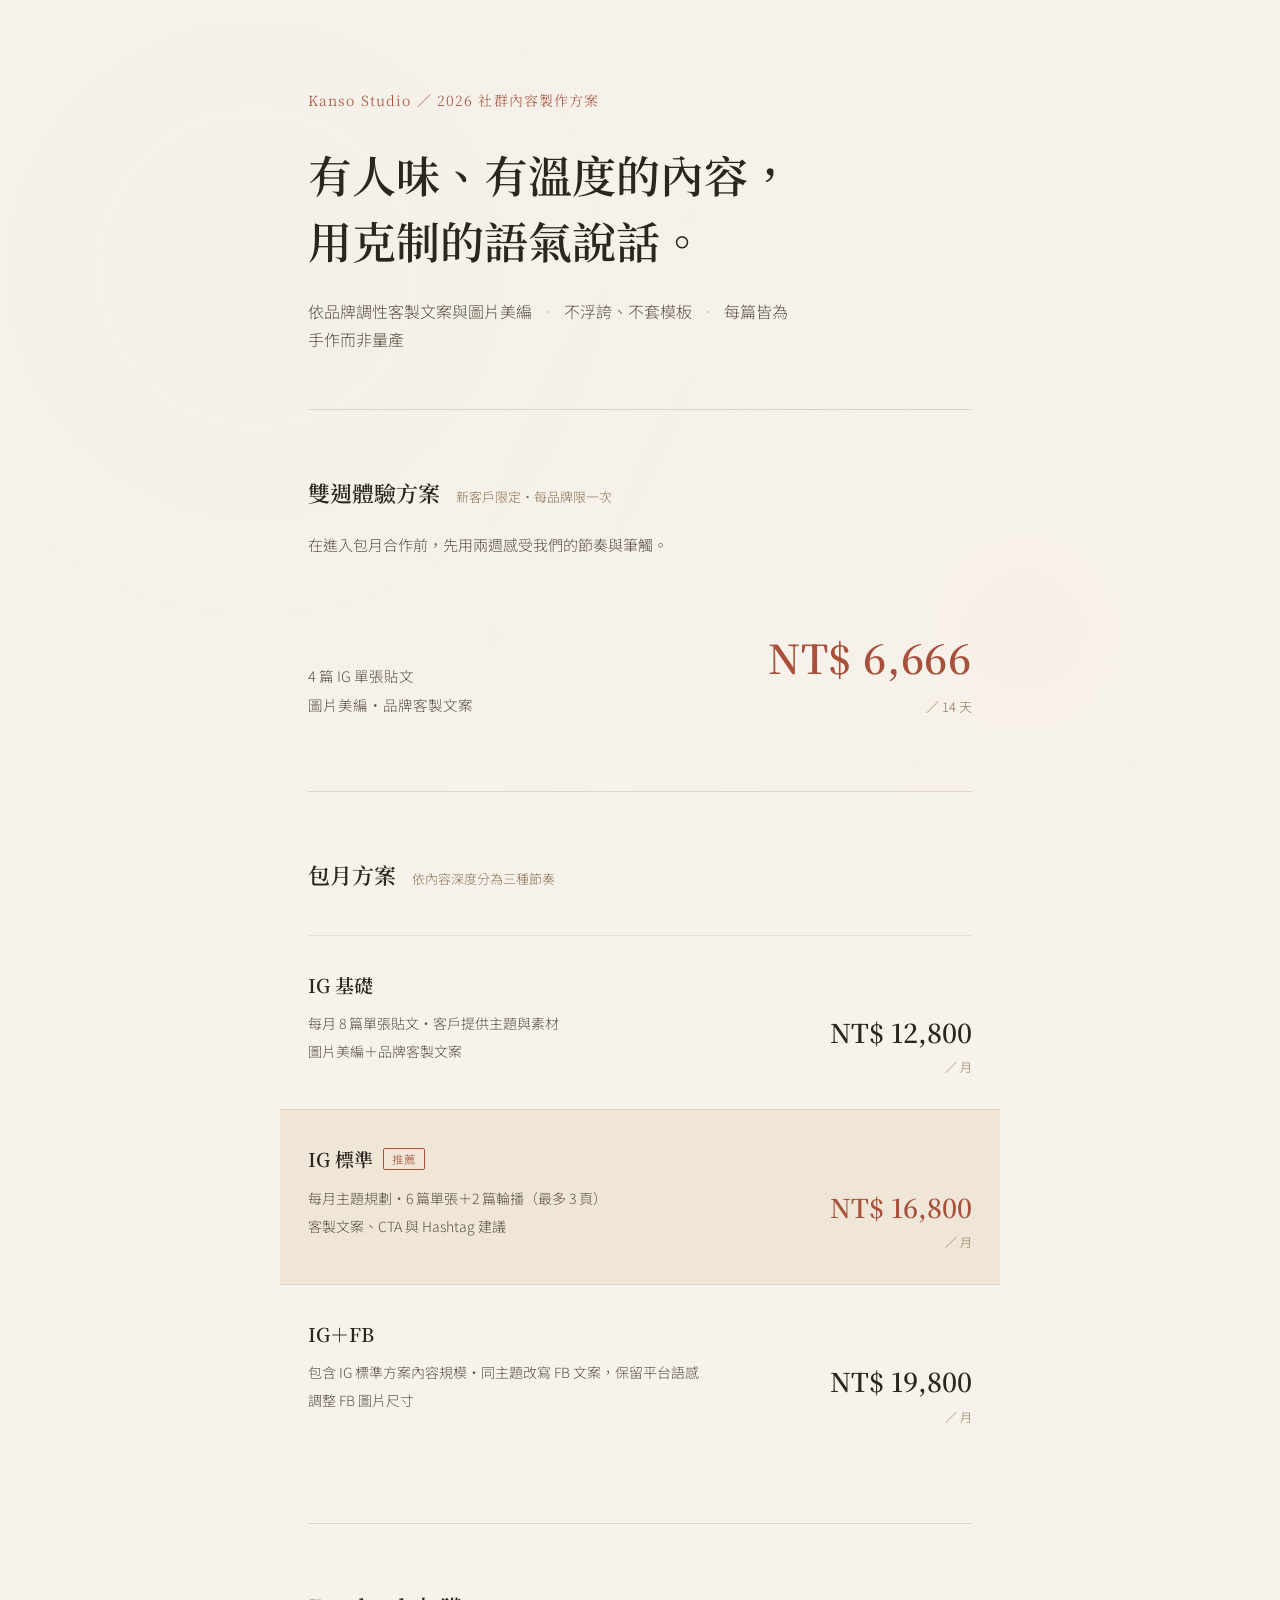
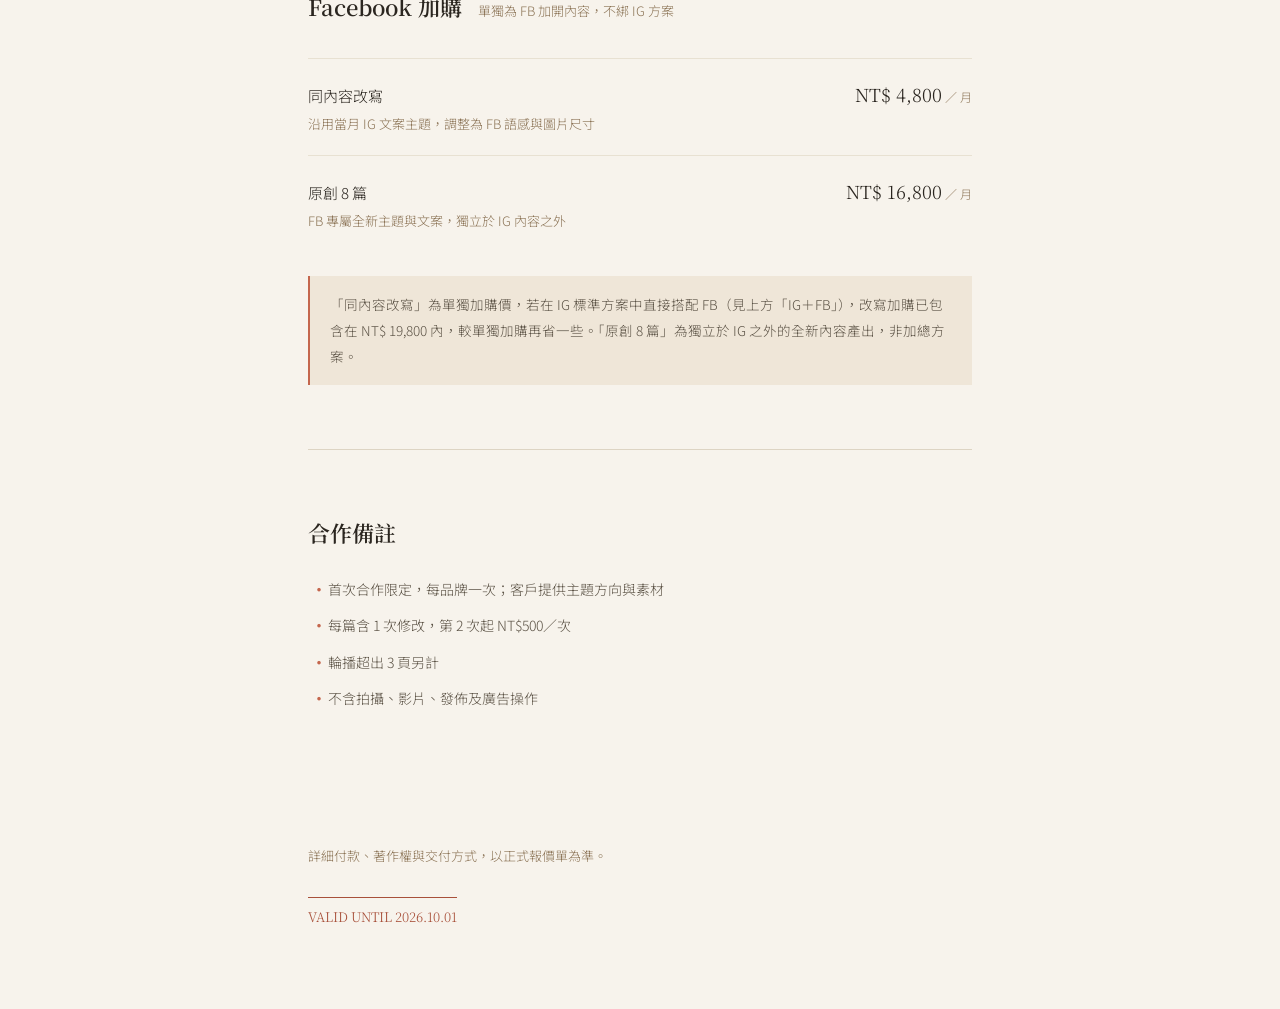
<file: kanso-social-quote.html>
<!DOCTYPE html>
<html lang="zh-Hant">
<head>
<meta charset="UTF-8">
<meta name="viewport" content="width=device-width, initial-scale=1.0">
<title>社群內容製作方案｜2026</title>
<link rel="preconnect" href="https://fonts.googleapis.com">
<link rel="preconnect" href="https://fonts.gstatic.com" crossorigin>
<link href="https://fonts.googleapis.com/css2?family=Noto+Serif+TC:wght@400;500;600;700&family=Noto+Sans+TC:wght@300;400;500&display=swap" rel="stylesheet">
<style>
  :root {
    --paper: #F7F3EC;
    --paper-deep: #EFE6D8;
    --ink: #2B2620;
    --ink-soft: #5C5346;
    --coral: #C4664D;
    --coral-deep: #A8503A;
    --tan: #8B7355;
    --rule: #DDD4C3;
    --rule-soft: #E8E1D2;
    --wrap-pad: 28px;
  }

  * { margin: 0; padding: 0; box-sizing: border-box; }

  html { -webkit-text-size-adjust: 100%; }

  body {
    background: var(--paper);
    color: var(--ink);
    font-family: 'Noto Sans TC', sans-serif;
    font-weight: 300;
    line-height: 1.75;
    -webkit-font-smoothing: antialiased;
    overflow-x: hidden;
  }

  /* subtle paper texture via layered radial noise */
  body::before {
    content: "";
    position: fixed;
    inset: 0;
    background-image:
      radial-gradient(circle at 20% 30%, rgba(139,115,85,0.025) 0%, transparent 50%),
      radial-gradient(circle at 80% 70%, rgba(196,102,77,0.02) 0%, transparent 50%);
    pointer-events: none;
    z-index: 0;
  }

  .wrap {
    max-width: 720px;
    margin: 0 auto;
    padding: 0 var(--wrap-pad);
    position: relative;
    z-index: 1;
  }

  /* ---------- Header ---------- */
  header {
    padding: 88px 0 56px;
    border-bottom: 1px solid var(--rule);
  }

  .eyebrow {
    font-family: 'Noto Serif TC', serif;
    font-size: 14px;
    color: var(--coral-deep);
    letter-spacing: 0.08em;
    margin-bottom: 28px;
  }

  h1 {
    font-family: 'Noto Serif TC', serif;
    font-weight: 600;
    font-size: clamp(30px, 6vw, 44px);
    line-height: 1.5;
    color: var(--ink);
    max-width: 11em;
  }

  .lede {
    margin-top: 24px;
    font-size: 16px;
    color: var(--ink-soft);
    max-width: 30em;
  }

  .lede .divider-dot {
    color: var(--rule);
    margin: 0 0.5em;
  }

  /* ---------- Section labels ---------- */
  .section {
    padding: 64px 0;
    border-bottom: 1px solid var(--rule);
  }

  .section:last-of-type { border-bottom: none; }

  .section-head {
    display: flex;
    flex-wrap: wrap;
    align-items: baseline;
    row-gap: 6px;
    column-gap: 16px;
    margin-bottom: 8px;
  }

  .section-title {
    font-family: 'Noto Serif TC', serif;
    font-weight: 600;
    font-size: 22px;
  }

  .section-sub {
    font-size: 13px;
    color: var(--tan);
  }

  .section-desc {
    margin-top: 20px;
    font-size: 15px;
    color: var(--ink-soft);
    max-width: 34em;
  }

  /* ---------- Trial plan ---------- */
  .trial-block {
    margin-top: 36px;
    display: flex;
    flex-wrap: wrap;
    align-items: flex-end;
    justify-content: space-between;
    gap: 24px;
    padding: 28px 0 8px;
  }

  .trial-detail {
    font-size: 14.5px;
    color: var(--ink-soft);
    line-height: 2;
  }

  .trial-price {
    text-align: right;
  }

  .price-figure {
    font-family: 'Noto Serif TC', serif;
    font-weight: 600;
    font-size: 40px;
    color: var(--coral-deep);
    letter-spacing: 0.02em;
  }

  .price-unit {
    font-size: 13px;
    color: var(--tan);
    margin-top: 4px;
  }

  /* ---------- Monthly plans ---------- */
  .plans {
    margin-top: 40px;
    display: flex;
    flex-direction: column;
  }

  .plan-row {
    display: grid;
    grid-template-columns: 1fr auto;
    gap: 8px 24px;
    padding: 32px 0;
    border-top: 1px solid var(--rule-soft);
    position: relative;
  }

  .plan-row.featured {
    background: var(--paper-deep);
    margin: 0 calc(-1 * var(--wrap-pad));
    padding: 32px var(--wrap-pad);
    border-top: 1px solid var(--rule);
    border-bottom: 1px solid var(--rule);
  }

  .plan-row.featured + .plan-row {
    border-top: none;
  }

  .plan-name-line {
    display: flex;
    flex-wrap: wrap;
    align-items: center;
    row-gap: 6px;
    column-gap: 10px;
    grid-column: 1 / -1;
  }

  .plan-name {
    font-family: 'Noto Serif TC', serif;
    font-weight: 600;
    font-size: 19px;
  }

  .plan-tag {
    font-size: 11.5px;
    color: var(--coral-deep);
    border: 1px solid var(--coral-deep);
    border-radius: 2px;
    padding: 1px 8px;
    line-height: 1.6;
  }

  .plan-items {
    font-size: 14px;
    color: var(--ink-soft);
    line-height: 2;
  }

  .plan-price {
    text-align: right;
    white-space: nowrap;
    align-self: end;
  }

  .plan-price .amount {
    font-family: 'Noto Serif TC', serif;
    font-weight: 600;
    font-size: 26px;
    color: var(--ink);
  }

  .plan-row.featured .plan-price .amount {
    color: var(--coral-deep);
  }

  .plan-price .unit {
    font-size: 12px;
    color: var(--tan);
    display: block;
    margin-top: 2px;
  }

  /* ---------- FB add-ons ---------- */
  .addon-grid {
    margin-top: 32px;
    display: flex;
    flex-direction: column;
    gap: 0;
  }

  .addon-row {
    display: grid;
    grid-template-columns: 1fr auto;
    gap: 8px 20px;
    padding: 20px 0;
    border-top: 1px solid var(--rule-soft);
    align-items: baseline;
  }

  .addon-name {
    font-size: 15px;
    color: var(--ink);
  }

  .addon-note {
    font-size: 13px;
    color: var(--tan);
    display: block;
    margin-top: 3px;
  }

  .addon-price {
    text-align: right;
    font-family: 'Noto Serif TC', serif;
    font-size: 18px;
    color: var(--ink);
    white-space: nowrap;
  }

  .addon-price .unit {
    font-family: 'Noto Sans TC', sans-serif;
    font-size: 12px;
    color: var(--tan);
  }

  .combo-note {
    margin-top: 24px;
    padding: 16px 20px;
    background: var(--paper-deep);
    border-left: 2px solid var(--coral);
    font-size: 13.5px;
    color: var(--ink-soft);
    line-height: 1.9;
  }

  /* ---------- Terms ---------- */
  .terms-list {
    margin-top: 24px;
    list-style: none;
  }

  .terms-list li {
    position: relative;
    padding-left: 20px;
    font-size: 14px;
    color: var(--ink-soft);
    margin-bottom: 12px;
  }

  .terms-list li::before {
    content: "·";
    position: absolute;
    left: 4px;
    color: var(--coral);
    font-weight: 700;
  }

  /* ---------- Footer ---------- */
  footer {
    padding: 56px 0 80px;
  }

  .footer-note {
    font-size: 13px;
    color: var(--tan);
    line-height: 2;
  }

  .validity {
    margin-top: 28px;
    display: inline-block;
    font-family: 'Noto Serif TC', serif;
    font-size: 13px;
    color: var(--coral-deep);
    border-top: 1px solid var(--coral-deep);
    padding-top: 8px;
  }

  /* ---------- Responsive ---------- */
  @media (max-width: 600px) {
    :root { --wrap-pad: 20px; }
    header { padding: 56px 0 40px; }
    h1 { max-width: none; }
    .section { padding: 48px 0; }

    .plan-row { grid-template-columns: 1fr; row-gap: 4px; }
    .plan-price {
      text-align: left;
      justify-self: start;
      margin-top: 10px;
      white-space: normal;
    }

    .trial-block { flex-direction: column; align-items: flex-start; gap: 16px; }
    .trial-price { text-align: left; }

    .addon-row { grid-template-columns: 1fr; row-gap: 6px; }
    .addon-price { text-align: left; }

    .plan-row.featured { margin: 0 calc(-1 * var(--wrap-pad)); padding: 28px var(--wrap-pad); }
  }

  @media (max-width: 360px) {
    .price-figure { font-size: 32px; }
    .plan-price .amount { font-size: 22px; }
  }

  @media (prefers-reduced-motion: reduce) {
    * { animation: none !important; transition: none !important; }
  }
</style>
</head>
<body>
<div class="wrap">

  <header>
    <div class="eyebrow">Kanso Studio ／ 2026 社群內容製作方案</div>
    <h1>有人味、有溫度的內容，用克制的語氣說話。</h1>
    <p class="lede">
      依品牌調性客製文案與圖片美編<span class="divider-dot">·</span>不浮誇、不套模板<span class="divider-dot">·</span>每篇皆為手作而非量產
    </p>
  </header>

  <section class="section">
    <div class="section-head">
      <span class="section-title">雙週體驗方案</span>
      <span class="section-sub">新客戶限定・每品牌限一次</span>
    </div>
    <p class="section-desc">在進入包月合作前，先用兩週感受我們的節奏與筆觸。</p>

    <div class="trial-block">
      <div class="trial-detail">
        4 篇 IG 單張貼文<br>
        圖片美編・品牌客製文案
      </div>
      <div class="trial-price">
        <div class="price-figure">NT$ 6,666</div>
        <div class="price-unit">／ 14 天</div>
      </div>
    </div>
  </section>

  <section class="section">
    <div class="section-head">
      <span class="section-title">包月方案</span>
      <span class="section-sub">依內容深度分為三種節奏</span>
    </div>

    <div class="plans">
      <div class="plan-row">
        <div class="plan-name-line">
          <span class="plan-name">IG 基礎</span>
        </div>
        <div class="plan-items">
          每月 8 篇單張貼文・客戶提供主題與素材<br>
          圖片美編＋品牌客製文案
        </div>
        <div class="plan-price">
          <span class="amount">NT$ 12,800</span>
          <span class="unit">／ 月</span>
        </div>
      </div>

      <div class="plan-row featured">
        <div class="plan-name-line">
          <span class="plan-name">IG 標準</span>
          <span class="plan-tag">推薦</span>
        </div>
        <div class="plan-items">
          每月主題規劃・6 篇單張＋2 篇輪播（最多 3 頁）<br>
          客製文案、CTA 與 Hashtag 建議
        </div>
        <div class="plan-price">
          <span class="amount">NT$ 16,800</span>
          <span class="unit">／ 月</span>
        </div>
      </div>

      <div class="plan-row">
        <div class="plan-name-line">
          <span class="plan-name">IG＋FB</span>
        </div>
        <div class="plan-items">
          包含 IG 標準方案內容規模・同主題改寫 FB 文案，保留平台語感<br>
          調整 FB 圖片尺寸
        </div>
        <div class="plan-price">
          <span class="amount">NT$ 19,800</span>
          <span class="unit">／ 月</span>
        </div>
      </div>
    </div>
  </section>

  <section class="section">
    <div class="section-head">
      <span class="section-title">Facebook 加購</span>
      <span class="section-sub">單獨為 FB 加開內容，不綁 IG 方案</span>
    </div>

    <div class="addon-grid">
      <div class="addon-row">
        <div>
          <div class="addon-name">同內容改寫</div>
          <span class="addon-note">沿用當月 IG 文案主題，調整為 FB 語感與圖片尺寸</span>
        </div>
        <div class="addon-price">NT$ 4,800<span class="unit"> ／ 月</span></div>
      </div>
      <div class="addon-row">
        <div>
          <div class="addon-name">原創 8 篇</div>
          <span class="addon-note">FB 專屬全新主題與文案，獨立於 IG 內容之外</span>
        </div>
        <div class="addon-price">NT$ 16,800<span class="unit"> ／ 月</span></div>
      </div>
    </div>

    <div class="combo-note">
      「同內容改寫」為單獨加購價，若在 IG 標準方案中直接搭配 FB（見上方「IG＋FB」），改寫加購已包含在 NT$ 19,800 內，較單獨加購再省一些。「原創 8 篇」為獨立於 IG 之外的全新內容產出，非加總方案。
    </div>
  </section>

  <section class="section">
    <div class="section-head">
      <span class="section-title">合作備註</span>
    </div>
    <ul class="terms-list">
      <li>首次合作限定，每品牌一次；客戶提供主題方向與素材</li>
      <li>每篇含 1 次修改，第 2 次起 NT$500／次</li>
      <li>輪播超出 3 頁另計</li>
      <li>不含拍攝、影片、發佈及廣告操作</li>
    </ul>
  </section>

  <footer>
    <p class="footer-note">
      詳細付款、著作權與交付方式，以正式報價單為準。
    </p>
    <div class="validity">VALID UNTIL 2026.10.01</div>
  </footer>

</div>
</body>
</html>
</file>
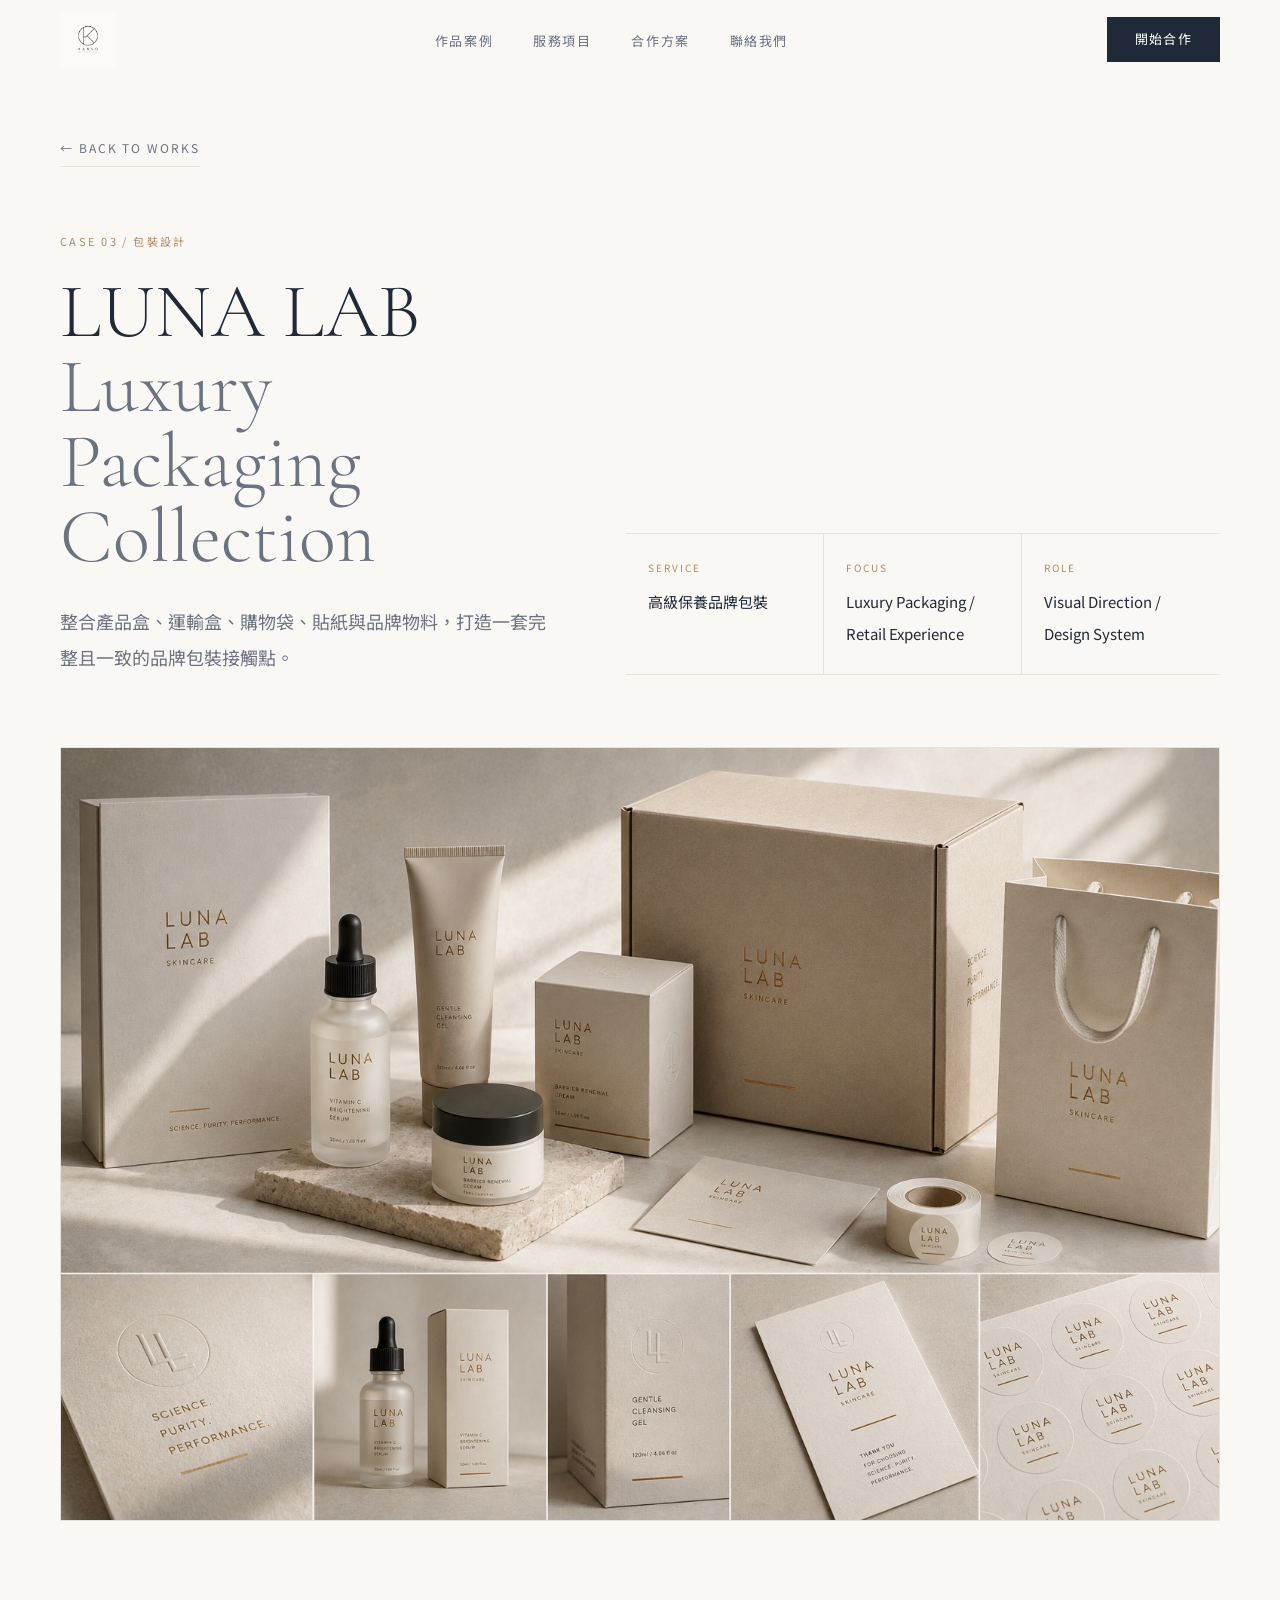
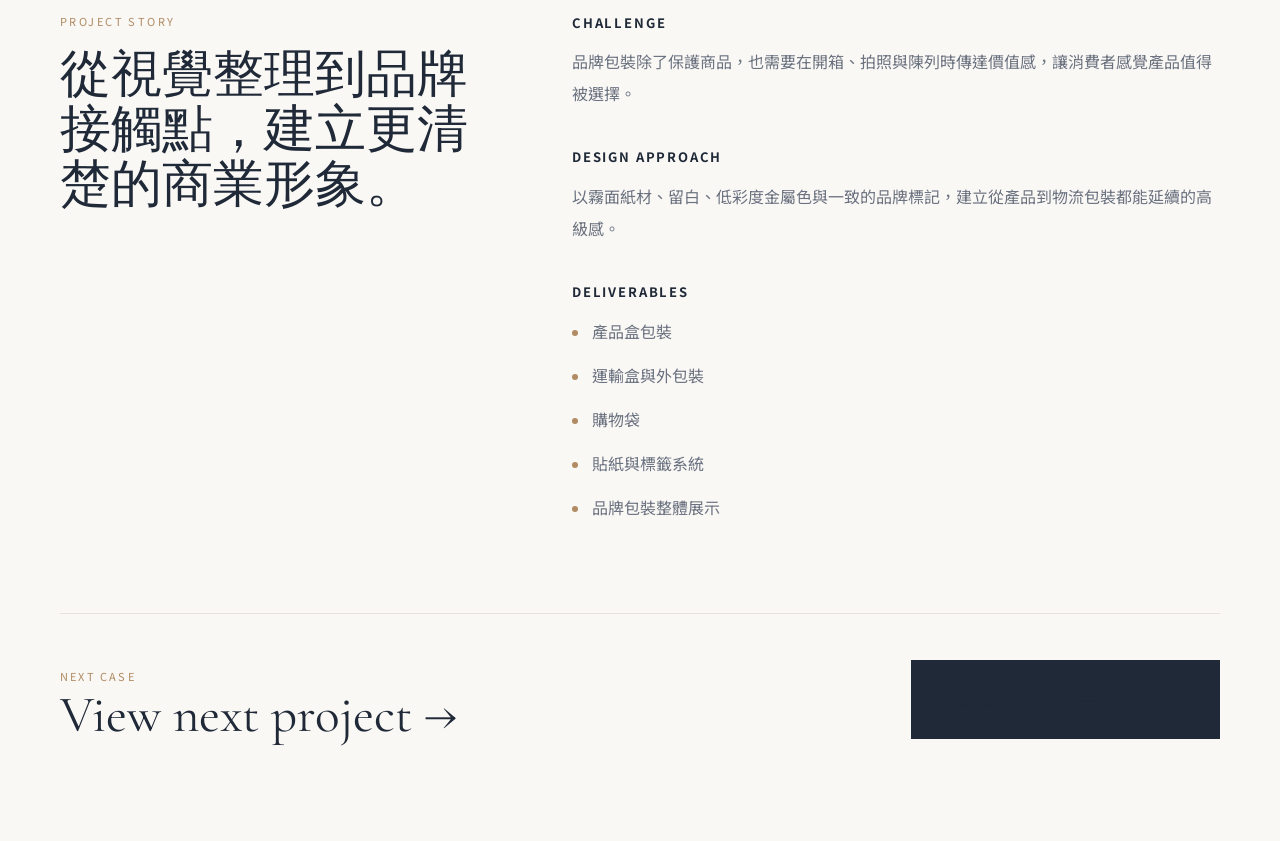
<file: luna-lab-packaging.html>
<!DOCTYPE html>
<html lang="zh-TW">
<head>
<meta charset="utf-8"/>
<meta content="width=device-width, initial-scale=1.0" name="viewport"/>
<title>LUNA LAB｜Luxury Packaging Collection｜Kanso Studio</title>
<link href="https://fonts.googleapis.com" rel="preconnect"/>
<link crossorigin="" href="https://fonts.gstatic.com" rel="preconnect"/>
<link href="https://fonts.googleapis.com/css2?family=Noto+Sans+TC:wght@300;400;500;700&family=Cormorant+Garamond:ital,wght@0,300;0,400;0,600;1,300;1,400&display=swap" rel="stylesheet"/>
<link href="../style.css" rel="stylesheet"/>
<link rel="icon" type="image/png" sizes="32x32" href="../images/favicon.png"/>
<link rel="apple-touch-icon" sizes="180x180" href="../images/apple-touch-icon.png"/>
<meta property="og:title" content="LUNA LAB｜Luxury Packaging Collection｜Kanso Studio"/>
<meta property="og:description" content="整合產品盒、運輸盒、購物袋、貼紙與品牌物料，打造一套完整且一致的品牌包裝接觸點。"/>
<meta property="og:image" content="https://ift-web.github.io/kanso_studio/images/luna-lab-packaging.jpg"/>
<meta property="og:type" content="website"/>
</head>
<body oncontextmenu="return false;" ondragstart="return false;" onselectstart="return false;">
<nav id="main-nav">
<a class="nav-logo" href="../index.html"><img alt="Kanso Studio" draggable="false" src="../images/kanso-logo.png"/></a>
<ul class="nav-links"><li><a href="../index.html#works">作品案例</a></li><li><a href="../index.html#services">服務項目</a></li><li><a href="../index.html#plans">合作方案</a></li><li><a href="../index.html#contact">聯絡我們</a></li></ul>
<a class="nav-cta" href="../index.html#contact">開始合作</a>
</nav>
<main class="case-detail-main">
<a class="case-back" href="../index.html#works">← Back to Works</a>
<section class="case-hero">
<div>
<p class="case-eyebrow">Case 03 / 包裝設計</p>
<h1 class="case-title">LUNA LAB<br/><span>Luxury Packaging Collection</span></h1>
<p class="case-lead">整合產品盒、運輸盒、購物袋、貼紙與品牌物料，打造一套完整且一致的品牌包裝接觸點。</p>
</div>
<div class="case-meta">
<div><span class="case-meta-label">Service</span><span class="case-meta-value">高級保養品牌包裝</span></div>
<div><span class="case-meta-label">Focus</span><span class="case-meta-value">Luxury Packaging / Retail Experience</span></div>
<div><span class="case-meta-label">Role</span><span class="case-meta-value">Visual Direction / Design System</span></div>
</div>
</section>
<figure class="case-visual"><img alt="LUNA LAB｜高級保養品牌包裝" src="../images/luna-lab-packaging.jpg" draggable="false"/></figure>
<section class="case-content-grid">
<div>
<p class="case-section-kicker">Project Story</p>
<h2 class="case-section-title">從視覺整理到品牌接觸點，建立更清楚的商業形象。</h2>
</div>
<div class="case-copy-block">
<div><h3>Challenge</h3><p>品牌包裝除了保護商品，也需要在開箱、拍照與陳列時傳達價值感，讓消費者感覺產品值得被選擇。</p></div>
<div><h3>Design Approach</h3><p>以霧面紙材、留白、低彩度金屬色與一致的品牌標記，建立從產品到物流包裝都能延續的高級感。</p></div>
<div><h3>Deliverables</h3><ul class="case-deliverables"><li>產品盒包裝</li><li>運輸盒與外包裝</li><li>購物袋</li><li>貼紙與標籤系統</li><li>品牌包裝整體展示</li></ul></div>
</div>
</section>
<section class="case-next">
<div><span>Next Case</span><br/><a href="aere-packaging.html">View next project →</a></div>
<a class="btn-primary" href="../index.html#contact">開始合作</a>
</section>
</main>
<script src="../main.js"></script>
</body>
</html>
</file>
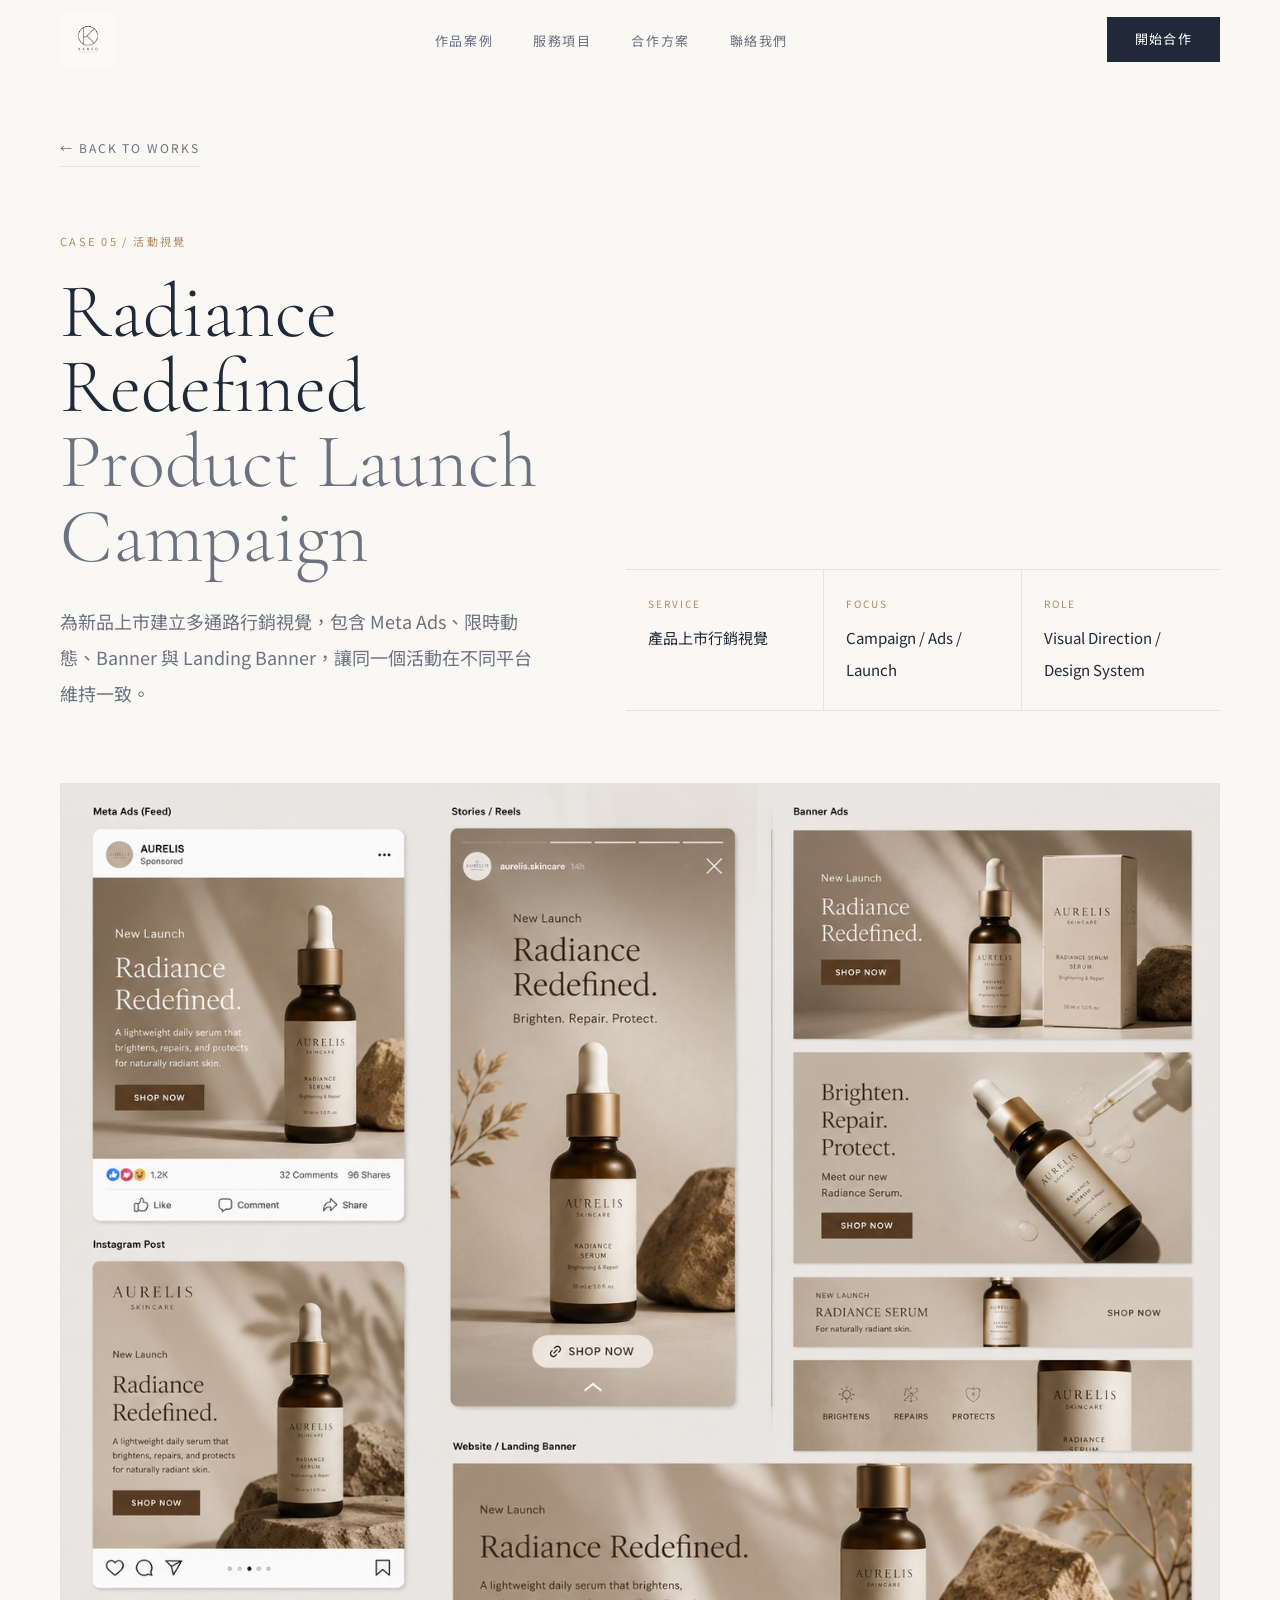
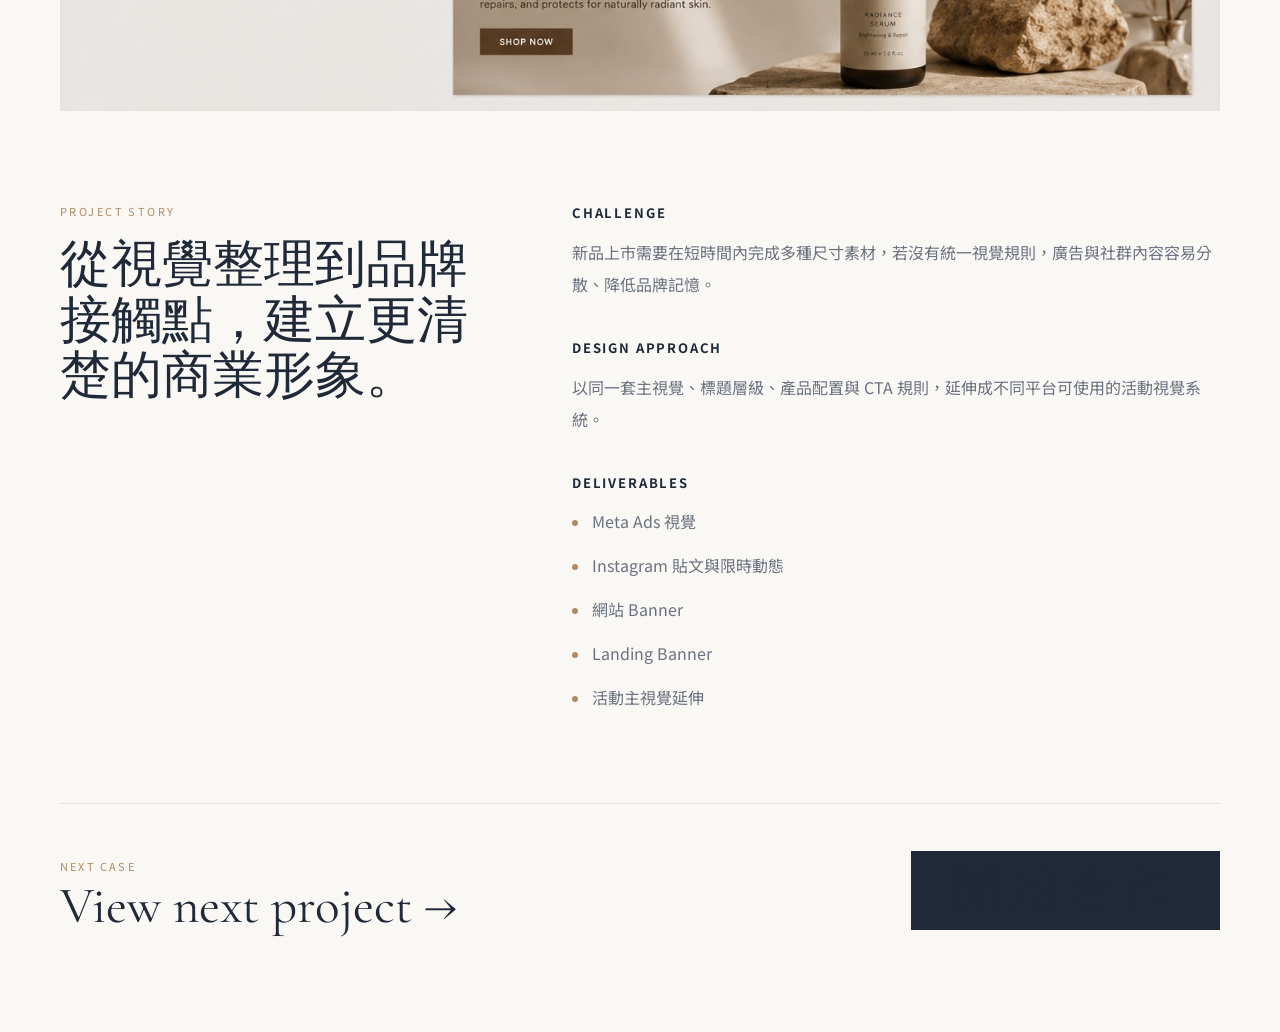
<file: radiance-campaign.html>
<!DOCTYPE html>
<html lang="zh-TW">
<head>
<meta charset="utf-8"/>
<meta content="width=device-width, initial-scale=1.0" name="viewport"/>
<title>Radiance Redefined｜Product Launch Campaign｜Kanso Studio</title>
<link href="https://fonts.googleapis.com" rel="preconnect"/>
<link crossorigin="" href="https://fonts.gstatic.com" rel="preconnect"/>
<link href="https://fonts.googleapis.com/css2?family=Noto+Sans+TC:wght@300;400;500;700&family=Cormorant+Garamond:ital,wght@0,300;0,400;0,600;1,300;1,400&display=swap" rel="stylesheet"/>
<link href="../style.css" rel="stylesheet"/>
<link rel="icon" type="image/png" sizes="32x32" href="../images/favicon.png"/>
<link rel="apple-touch-icon" sizes="180x180" href="../images/apple-touch-icon.png"/>
<meta property="og:title" content="Radiance Redefined｜Product Launch Campaign｜Kanso Studio"/>
<meta property="og:description" content="為新品上市建立多通路行銷視覺，包含 Meta Ads、限時動態、Banner 與 Landing Banner，讓同一個活動在不同平台維持一致。"/>
<meta property="og:image" content="https://ift-web.github.io/kanso_studio/images/aurelis-campaign-system.jpg"/>
<meta property="og:type" content="website"/>
</head>
<body oncontextmenu="return false;" ondragstart="return false;" onselectstart="return false;">
<nav id="main-nav">
<a class="nav-logo" href="../index.html"><img alt="Kanso Studio" draggable="false" src="../images/kanso-logo.png"/></a>
<ul class="nav-links"><li><a href="../index.html#works">作品案例</a></li><li><a href="../index.html#services">服務項目</a></li><li><a href="../index.html#plans">合作方案</a></li><li><a href="../index.html#contact">聯絡我們</a></li></ul>
<a class="nav-cta" href="../index.html#contact">開始合作</a>
</nav>
<main class="case-detail-main">
<a class="case-back" href="../index.html#works">← Back to Works</a>
<section class="case-hero">
<div>
<p class="case-eyebrow">Case 05 / 活動視覺</p>
<h1 class="case-title">Radiance Redefined<br/><span>Product Launch Campaign</span></h1>
<p class="case-lead">為新品上市建立多通路行銷視覺，包含 Meta Ads、限時動態、Banner 與 Landing Banner，讓同一個活動在不同平台維持一致。</p>
</div>
<div class="case-meta">
<div><span class="case-meta-label">Service</span><span class="case-meta-value">產品上市行銷視覺</span></div>
<div><span class="case-meta-label">Focus</span><span class="case-meta-value">Campaign / Ads / Launch</span></div>
<div><span class="case-meta-label">Role</span><span class="case-meta-value">Visual Direction / Design System</span></div>
</div>
</section>
<figure class="case-visual"><img alt="Radiance Redefined｜產品上市行銷視覺" src="../images/aurelis-campaign-system.jpg" draggable="false"/></figure>
<section class="case-content-grid">
<div>
<p class="case-section-kicker">Project Story</p>
<h2 class="case-section-title">從視覺整理到品牌接觸點，建立更清楚的商業形象。</h2>
</div>
<div class="case-copy-block">
<div><h3>Challenge</h3><p>新品上市需要在短時間內完成多種尺寸素材，若沒有統一視覺規則，廣告與社群內容容易分散、降低品牌記憶。</p></div>
<div><h3>Design Approach</h3><p>以同一套主視覺、標題層級、產品配置與 CTA 規則，延伸成不同平台可使用的活動視覺系統。</p></div>
<div><h3>Deliverables</h3><ul class="case-deliverables"><li>Meta Ads 視覺</li><li>Instagram 貼文與限時動態</li><li>網站 Banner</li><li>Landing Banner</li><li>活動主視覺延伸</li></ul></div>
</div>
</section>
<section class="case-next">
<div><span>Next Case</span><br/><a href="social-media-design.html">View next project →</a></div>
<a class="btn-primary" href="../index.html#contact">開始合作</a>
</section>
</main>
<script src="../main.js"></script>
</body>
</html>
</file>
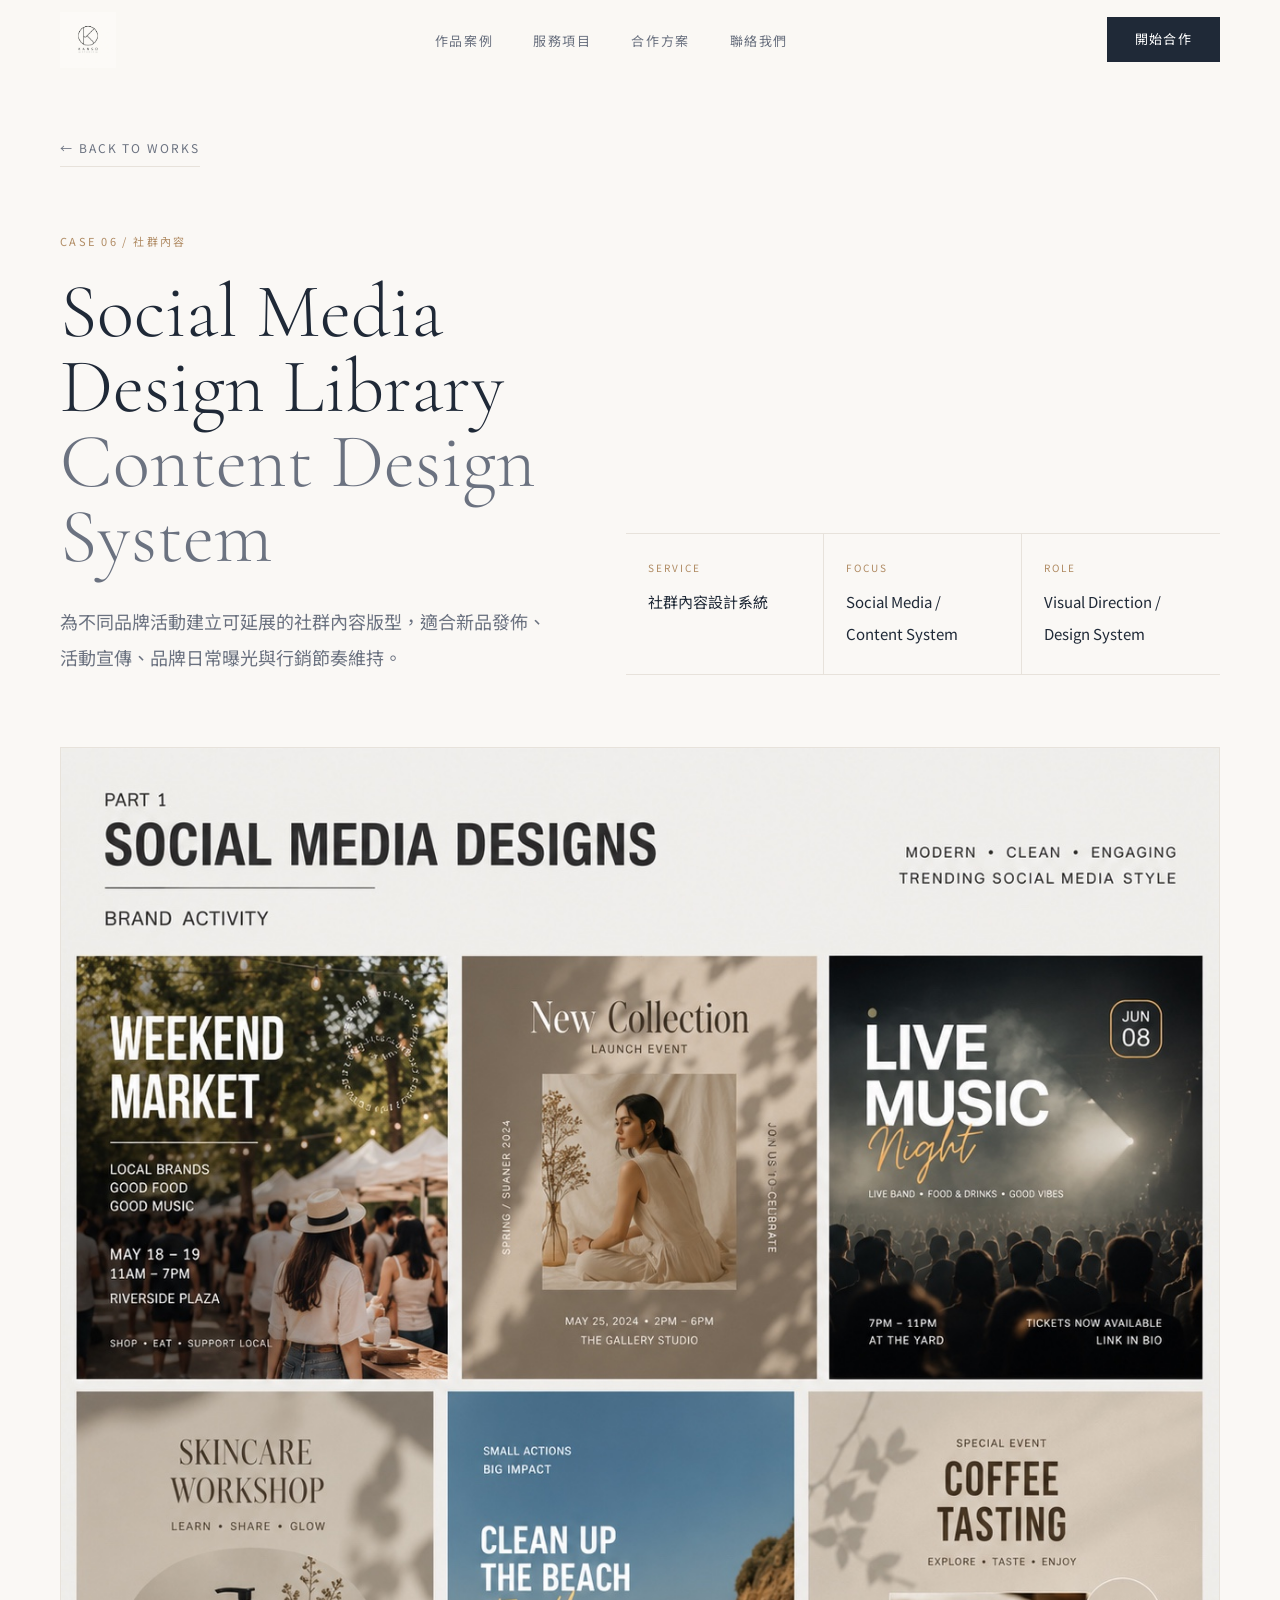
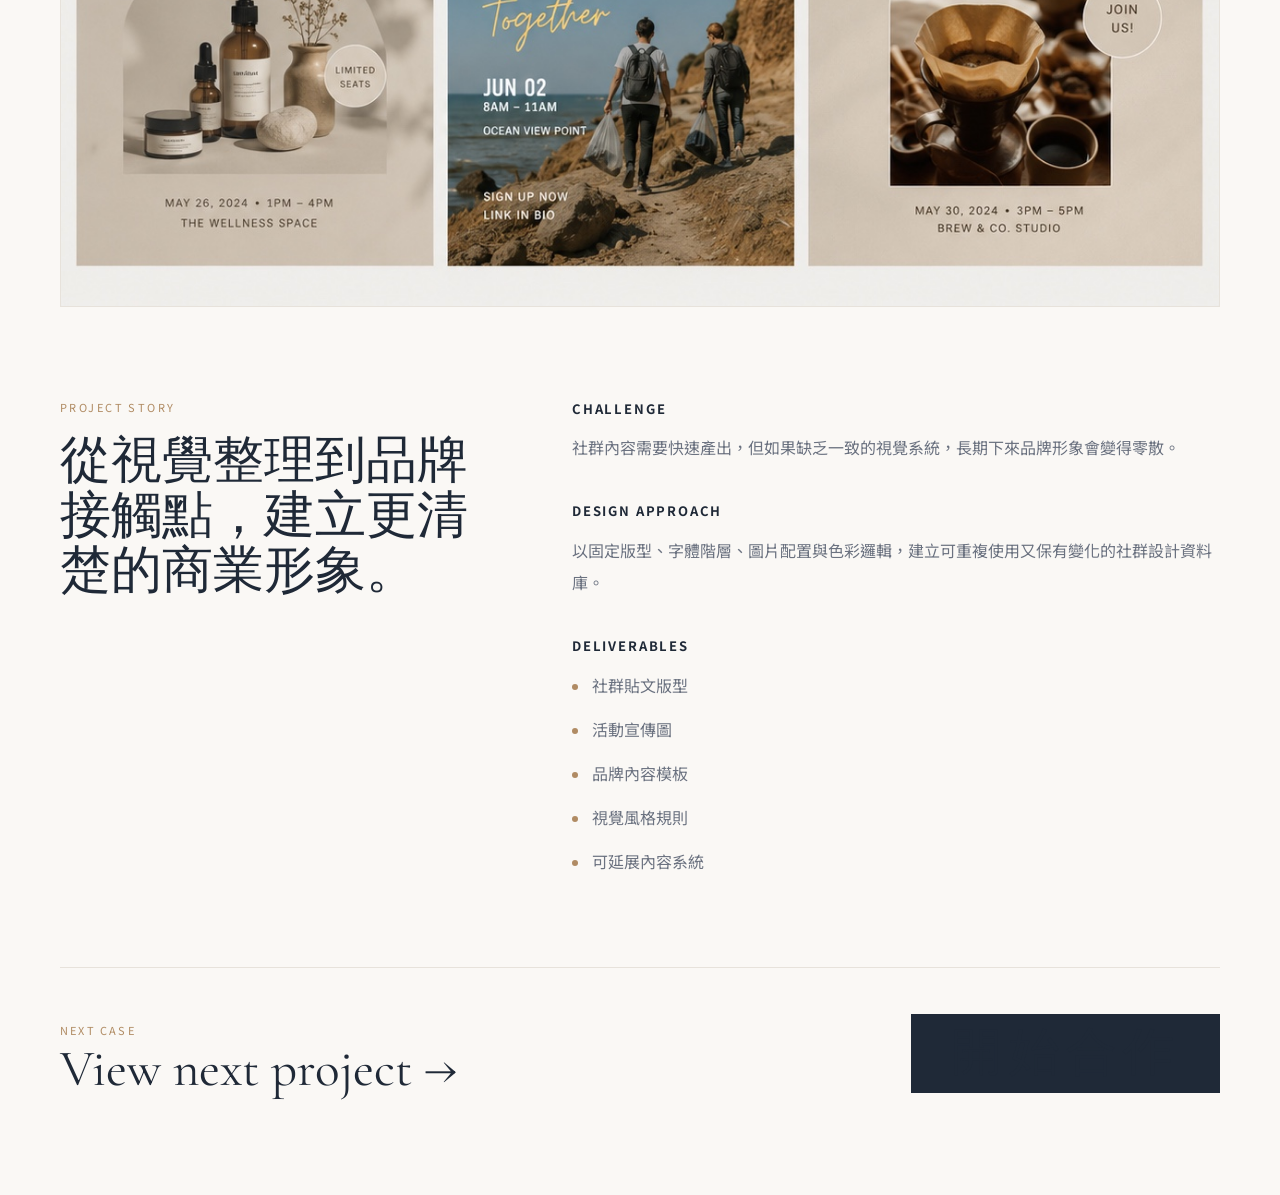
<file: social-media-design.html>
<!DOCTYPE html>
<html lang="zh-TW">
<head>
<meta charset="utf-8"/>
<meta content="width=device-width, initial-scale=1.0" name="viewport"/>
<title>Social Media Design Library｜Content Design System｜Kanso Studio</title>
<link href="https://fonts.googleapis.com" rel="preconnect"/>
<link crossorigin="" href="https://fonts.gstatic.com" rel="preconnect"/>
<link href="https://fonts.googleapis.com/css2?family=Noto+Sans+TC:wght@300;400;500;700&family=Cormorant+Garamond:ital,wght@0,300;0,400;0,600;1,300;1,400&display=swap" rel="stylesheet"/>
<link href="../style.css" rel="stylesheet"/>
<link rel="icon" type="image/png" sizes="32x32" href="../images/favicon.png"/>
<link rel="apple-touch-icon" sizes="180x180" href="../images/apple-touch-icon.png"/>
<meta property="og:title" content="Social Media Design Library｜Content Design System｜Kanso Studio"/>
<meta property="og:description" content="為不同品牌活動建立可延展的社群內容版型，適合新品發佈、活動宣傳、品牌日常曝光與行銷節奏維持。"/>
<meta property="og:image" content="https://ift-web.github.io/kanso_studio/images/social-media-design-library.jpg"/>
<meta property="og:type" content="website"/>
</head>
<body oncontextmenu="return false;" ondragstart="return false;" onselectstart="return false;">
<nav id="main-nav">
<a class="nav-logo" href="../index.html"><img alt="Kanso Studio" draggable="false" src="../images/kanso-logo.png"/></a>
<ul class="nav-links"><li><a href="../index.html#works">作品案例</a></li><li><a href="../index.html#services">服務項目</a></li><li><a href="../index.html#plans">合作方案</a></li><li><a href="../index.html#contact">聯絡我們</a></li></ul>
<a class="nav-cta" href="../index.html#contact">開始合作</a>
</nav>
<main class="case-detail-main">
<a class="case-back" href="../index.html#works">← Back to Works</a>
<section class="case-hero">
<div>
<p class="case-eyebrow">Case 06 / 社群內容</p>
<h1 class="case-title">Social Media Design Library<br/><span>Content Design System</span></h1>
<p class="case-lead">為不同品牌活動建立可延展的社群內容版型，適合新品發佈、活動宣傳、品牌日常曝光與行銷節奏維持。</p>
</div>
<div class="case-meta">
<div><span class="case-meta-label">Service</span><span class="case-meta-value">社群內容設計系統</span></div>
<div><span class="case-meta-label">Focus</span><span class="case-meta-value">Social Media / Content System</span></div>
<div><span class="case-meta-label">Role</span><span class="case-meta-value">Visual Direction / Design System</span></div>
</div>
</section>
<figure class="case-visual"><img alt="Social Media Design Library｜社群內容設計系統" src="../images/social-media-design-library.jpg" draggable="false"/></figure>
<section class="case-content-grid">
<div>
<p class="case-section-kicker">Project Story</p>
<h2 class="case-section-title">從視覺整理到品牌接觸點，建立更清楚的商業形象。</h2>
</div>
<div class="case-copy-block">
<div><h3>Challenge</h3><p>社群內容需要快速產出，但如果缺乏一致的視覺系統，長期下來品牌形象會變得零散。</p></div>
<div><h3>Design Approach</h3><p>以固定版型、字體階層、圖片配置與色彩邏輯，建立可重複使用又保有變化的社群設計資料庫。</p></div>
<div><h3>Deliverables</h3><ul class="case-deliverables"><li>社群貼文版型</li><li>活動宣傳圖</li><li>品牌內容模板</li><li>視覺風格規則</li><li>可延展內容系統</li></ul></div>
</div>
</section>
<section class="case-next">
<div><span>Next Case</span><br/><a href="aurelis-ecommerce.html">View next project →</a></div>
<a class="btn-primary" href="../index.html#contact">開始合作</a>
</section>
</main>
<script src="../main.js"></script>
</body>
</html>
</file>
<file: style.css>
:root {
    --primary: #1F2937;
    --accent: #B08B63;
    --bg: #FAF8F5;
    --surface: #FFFFFF;
    --text: #1F2937;
    --muted: #6B7280;
    --border: #E7E2DB;
    --section-gap: 140px;
  }

  *, *::before, *::after { box-sizing: border-box; margin: 0; padding: 0; }

  html { scroll-behavior: smooth; }

  body {
    font-family: 'Noto Sans TC', sans-serif;
    background: var(--bg);
    color: var(--text);
    font-size: 17px;
    line-height: 1.9;
    font-weight: 400;
    user-select: none;
    -webkit-user-select: none;
    -ms-user-select: none;
    -webkit-touch-callout: none;
    overflow-x: hidden;
  }

  img {
    user-select: none;
    -webkit-user-drag: none;
    pointer-events: none;
  }

  .img-wrap::after {
    content: '';
    position: absolute;
    inset: 0;
    background: transparent;
    pointer-events: none;
    z-index: 10;
  }

  /* ── SCROLL REVEAL ── */
  .reveal {
    opacity: 0;
    transform: translateY(28px);
    transition: opacity 0.85s cubic-bezier(0.22,1,0.36,1), transform 0.85s cubic-bezier(0.22,1,0.36,1);
  }
  .reveal.visible { opacity: 1; transform: translateY(0); }
  .reveal-delay-1 { transition-delay: 0.12s; }
  .reveal-delay-2 { transition-delay: 0.22s; }
  .reveal-delay-3 { transition-delay: 0.32s; }
  .reveal-delay-4 { transition-delay: 0.42s; }

  /* ── NAV ── */
  nav {
    position: fixed;
    top: 0; left: 0; right: 0;
    z-index: 999;
    padding: 0 60px;
    height: 80px;
    display: flex;
    align-items: center;
    justify-content: space-between;
    background: rgba(250,248,243,0.92);
    backdrop-filter: blur(12px);
    -webkit-backdrop-filter: blur(12px);
    border-bottom: 1px solid transparent;
    transition: border-color 0.3s, box-shadow 0.3s;
  }
  nav.scrolled {
    border-bottom-color: var(--border);
    box-shadow: 0 2px 24px rgba(31,41,55,0.06);
  }
  .nav-logo img {
    height: 56px;
    width: auto;
    display: block;
    pointer-events: none;
  }
  .nav-links {
    display: flex;
    gap: 40px;
    list-style: none;
  }
  .nav-links a {
    font-size: 13px;
    letter-spacing: 0.12em;
    color: var(--muted);
    text-decoration: none;
    font-weight: 400;
    transition: color 0.25s;
  }
  .nav-links a:hover { color: var(--primary); }
  .nav-cta {
    font-size: 13px;
    letter-spacing: 0.1em;
    padding: 10px 28px;
    background: var(--primary);
    color: #fff;
    border: none;
    cursor: pointer;
    text-decoration: none;
    transition: background 0.25s, opacity 0.25s;
    font-family: 'Noto Sans TC', sans-serif;
    font-weight: 400;
  }
  .nav-cta:hover { background: #374151; }

  /* ── HAMBURGER ── */
  .hamburger {
    display: none;
    flex-direction: column;
    gap: 5px;
    cursor: pointer;
    padding: 4px;
    background: none;
    border: none;
  }
  .hamburger span {
    display: block;
    width: 22px;
    height: 1.5px;
    background: var(--primary);
    transition: all 0.3s;
  }

  /* ── HERO ── */
  #hero {
    min-height: 100vh;
    padding: 80px 60px 0;
    display: grid;
    grid-template-columns: 1fr 1fr;
    gap: 0;
    position: relative;
    overflow: hidden;
  }
  .hero-left {
    display: flex;
    flex-direction: column;
    justify-content: center;
    padding: 80px 80px 80px 0;
  }
  .hero-eyebrow {
    font-size: 11px;
    letter-spacing: 0.25em;
    color: var(--accent);
    text-transform: uppercase;
    margin-bottom: 32px;
    font-weight: 400;
  }
  .hero-headline {
    font-family: 'Noto Sans TC', sans-serif;
    font-size: clamp(34px, 4vw, 56px);
    font-weight: 700;
    line-height: 1.45;
    color: var(--primary);
    margin-bottom: 24px;
    letter-spacing: 0.02em;
  }
  .hero-headline .accent-line {
    color: var(--accent);
  }
  .hero-sub {
    font-size: 18px;
    color: var(--muted);
    line-height: 2;
    margin-bottom: 52px;
    max-width: 420px;
    font-weight: 300;
  }
  .hero-ctas {
    display: flex;
    gap: 16px;
    align-items: center;
  }
  .btn-primary {
    display: inline-block;
    padding: 14px 40px;
    background: var(--primary);
    color: #fff;
    text-decoration: none;
    font-size: 13px;
    letter-spacing: 0.12em;
    font-weight: 400;
    transition: background 0.25s, transform 0.2s;
    cursor: pointer;
    border: none;
    font-family: 'Noto Sans TC', sans-serif;
  }
  .btn-primary:hover { background: #374151; transform: translateY(-1px); }
  .btn-ghost {
    display: inline-flex;
    align-items: center;
    gap: 8px;
    padding: 14px 0;
    color: var(--text);
    text-decoration: none;
    font-size: 13px;
    letter-spacing: 0.1em;
    border-bottom: 1px solid var(--border);
    transition: border-color 0.25s, color 0.25s;
    cursor: pointer;
    font-family: 'Noto Sans TC', sans-serif;
    background: none;
    border-top: none;
    border-left: none;
    border-right: none;
  }
  .btn-ghost:hover { border-color: var(--accent); color: var(--accent); }
  .hero-right {
    position: relative;
    background: var(--border);
    overflow: hidden;
  }
  .hero-collage {
    position: absolute;
    inset: 0;
    display: grid;
    grid-template-columns: 1fr 1fr;
    grid-template-rows: 1fr 1fr 1fr;
    gap: 3px;
    background: var(--border);
  }
  .hero-tile {
    overflow: hidden;
    position: relative;
  }
  .hero-tile-bg {
    width: 100%;
    height: 100%;
    object-fit: cover;
    transition: transform 0.8s cubic-bezier(0.22,1,0.36,1);
  }
  .hero-tile:hover .hero-tile-bg { transform: scale(1.05); }
  .hero-tile.tall { grid-row: span 2; }
  .hero-tile.wide { grid-column: span 2; }

  /* Placeholder colored tiles instead of images */
  .tile-1 { background: linear-gradient(135deg, #374151 0%, #1F2937 100%); }
  .tile-2 { background: linear-gradient(135deg, #c9a86a 0%, #b8934f 100%); }
  .tile-3 { background: linear-gradient(135deg, #e8e0d4 0%, #d4c9b8 100%); }
  .tile-4 { background: linear-gradient(135deg, #8A7A68 0%, #374151 100%); }
  .tile-5 { background: linear-gradient(135deg, #f0ebe3 0%, #e8e0d4 100%); }
  
  .tile-label {
    position: absolute;
    bottom: 16px;
    left: 16px;
    font-size: 10px;
    letter-spacing: 0.2em;
    color: rgba(255,255,255,0.75);
    text-transform: uppercase;
    font-weight: 400;
  }
  .tile-label.dark { color: rgba(31,41,55,0.55); }

  .hero-scroll-hint {
    position: absolute;
    bottom: 40px;
    left: 60px;
    display: flex;
    align-items: center;
    gap: 12px;
    font-size: 10px;
    letter-spacing: 0.2em;
    color: var(--muted);
    text-transform: uppercase;
  }
  .scroll-line {
    width: 40px;
    height: 1px;
    background: var(--accent);
    position: relative;
    overflow: hidden;
  }
  .scroll-line::after {
    content: '';
    position: absolute;
    left: -100%;
    top: 0;
    width: 100%;
    height: 100%;
    background: var(--primary);
    animation: lineScroll 2s ease-in-out infinite;
  }
  @keyframes lineScroll {
    0% { left: -100%; }
    50% { left: 0; }
    100% { left: 100%; }
  }

  /* ── MARQUEE ── */
  .marquee-strip {
    background: var(--primary);
    color: #fff;
    padding: 16px 0;
    overflow: hidden;
    white-space: nowrap;
  }
  .marquee-track {
    display: inline-flex;
    animation: marquee 28s linear infinite;
  }
  .marquee-item {
    display: inline-flex;
    align-items: center;
    gap: 32px;
    padding: 0 32px;
    font-size: 11px;
    letter-spacing: 0.22em;
    text-transform: uppercase;
    font-weight: 300;
  }
  .marquee-dot {
    width: 4px;
    height: 4px;
    background: var(--accent);
    border-radius: 50%;
    flex-shrink: 0;
  }
  @keyframes marquee {
    0% { transform: translateX(0); }
    100% { transform: translateX(-50%); }
  }

  /* ── STATEMENT ── */
  #statement {
    padding: var(--section-gap) 60px;
    display: grid;
    grid-template-columns: 1fr 1fr;
    gap: 80px;
    align-items: center;
    max-width: 1400px;
    margin: 0 auto;
  }
  .statement-quote {
    font-family: 'Cormorant Garamond', serif;
    font-size: clamp(28px, 3.5vw, 48px);
    font-weight: 300;
    font-style: italic;
    line-height: 1.55;
    color: var(--primary);
    position: relative;
  }
  .statement-quote::before {
    content: '"'  ;
    font-size: 120px;
    line-height: 0.6;
    color: var(--accent);
    opacity: 0.3;
    position: absolute;
    top: -10px;
    left: -20px;
    font-family: 'Cormorant Garamond', serif;
  }
  .statement-body {
    padding-left: 60px;
    border-left: 1px solid var(--border);
  }
  .statement-label {
    font-size: 10px;
    letter-spacing: 0.25em;
    color: var(--accent);
    text-transform: uppercase;
    margin-bottom: 20px;
  }
  .statement-text {
    font-size: 15px;
    color: var(--muted);
    line-height: 2.1;
    font-weight: 300;
  }

  /* ── SERVICES ── */
  #services {
    padding: var(--section-gap) 60px;
    background: var(--surface);
  }
  .section-header {
    max-width: 1400px;
    margin: 0 auto 80px;
    display: flex;
    justify-content: space-between;
    align-items: flex-end;
  }
  .section-label {
    font-size: 10px;
    letter-spacing: 0.3em;
    color: var(--accent);
    text-transform: uppercase;
    margin-bottom: 16px;
    display: block;
  }
  .section-title {
    font-size: clamp(26px, 3vw, 40px);
    font-weight: 700;
    color: var(--primary);
    line-height: 1.3;
    letter-spacing: 0.02em;
  }
  .section-sub {
    font-size: 16px;
    color: var(--muted);
    max-width: 320px;
    text-align: right;
    line-height: 1.9;
    font-weight: 300;
  }
  .services-grid {
    display: grid;
    grid-template-columns: repeat(3, 1fr);
    gap: 2px;
    max-width: 1400px;
    margin: 0 auto;
    background: var(--border);
  }
  .service-card {
    background: var(--surface);
    padding: 56px 48px;
    transition: background 0.3s;
    position: relative;
    overflow: hidden;
    cursor: default;
  }
  .service-card::after {
    content: '';
    position: absolute;
    bottom: 0; left: 0;
    width: 0;
    height: 2px;
    background: var(--accent);
    transition: width 0.4s cubic-bezier(0.22,1,0.36,1);
  }
  .service-card:hover::after { width: 100%; }
  .service-card:hover { background: #f8f5ef; }
  .service-num {
    font-family: 'Cormorant Garamond', serif;
    font-size: 13px;
    color: var(--accent);
    letter-spacing: 0.15em;
    margin-bottom: 32px;
    display: block;
  }
  .service-name {
    font-size: 17px;
    font-weight: 700;
    color: var(--primary);
    margin-bottom: 16px;
    line-height: 1.4;
    letter-spacing: 0.03em;
  }
  .service-desc {
    font-size: 16px;
    color: var(--muted);
    line-height: 2;
    font-weight: 300;
  }

  /* ── WORKS ── */
  #works {
    padding: 120px 60px var(--section-gap);
    max-width: 1400px;
    margin: 0 auto;
  }
  .works-filter {
    display: flex;
    gap: 4px;
    margin-top: 48px;
    flex-wrap: wrap;
  }
  .filter-btn {
    padding: 8px 22px;
    font-size: 12px;
    letter-spacing: 0.1em;
    background: none;
    border: 1px solid var(--border);
    color: var(--muted);
    cursor: pointer;
    transition: all 0.25s;
    font-family: 'Noto Sans TC', sans-serif;
    font-weight: 400;
  }
  .filter-btn.active, .filter-btn:hover {
    background: var(--primary);
    color: #fff;
    border-color: var(--primary);
  }
  .works-grid {
    display: grid;
    grid-template-columns: repeat(12, 1fr);
    gap: 3px;
    margin-top: 40px;
    background: var(--border);
  }
  .work-item {
    position: relative;
    overflow: hidden;
    cursor: pointer;
    transition: opacity 0.4s;
  }
  .work-item.col-8 { grid-column: span 8; }
  .work-item.col-4 { grid-column: span 4; }
  .work-item.col-6 { grid-column: span 6; }
  .work-item.col-5 { grid-column: span 5; }
  .work-item.col-7 { grid-column: span 7; }
  .work-item.col-12 { grid-column: span 12; }
  .work-thumb {
    aspect-ratio: unset;
    width: 100%;
    display: block;
  }
  .work-item.col-8 .work-thumb { height: 480px; }
  .work-item.col-4 .work-thumb { height: 480px; }
  .work-item.col-6 .work-thumb { height: 360px; }
  .work-item.col-5 .work-thumb { height: 360px; }
  .work-item.col-7 .work-thumb { height: 360px; }
  .work-item.col-12 .work-thumb { height: 300px; }
  .work-overlay {
    position: absolute;
    inset: 0;
    background: rgba(31,41,55,0);
    display: flex;
    flex-direction: column;
    justify-content: flex-end;
    padding: 32px;
    transition: background 0.4s;
  }
  .work-item:hover .work-overlay {
    background: rgba(31,41,55,0.72);
  }
  .work-info {
    transform: translateY(12px);
    opacity: 0;
    transition: all 0.35s cubic-bezier(0.22,1,0.36,1);
  }
  .work-item:hover .work-info {
    transform: translateY(0);
    opacity: 1;
  }
  .work-tag {
    font-size: 10px;
    letter-spacing: 0.22em;
    color: var(--accent);
    text-transform: uppercase;
    margin-bottom: 6px;
  }
  .work-title {
    font-size: 18px;
    font-weight: 700;
    color: #fff;
    line-height: 1.3;
  }
  .work-hidden { display: none; }

  /* Color Palette for work tiles */
  .wt-green-dark { background: linear-gradient(145deg, #1F2937 0%, #0d3224 100%); }
  .wt-gold { background: linear-gradient(145deg, #c9a86a 0%, #a8884a 100%); }
  .wt-sage { background: linear-gradient(145deg, #4a7a62 0%, #2d5e47 100%); }
  .wt-cream { background: linear-gradient(145deg, #ede7dc 0%, #ddd4c7 100%); }
  .wt-warm { background: linear-gradient(145deg, #c4b49a 0%, #a89276 100%); }
  .wt-deep { background: linear-gradient(145deg, #2b4a3b 0%, #1a3028 100%); }
  .wt-light { background: linear-gradient(145deg, #f5f0e8 0%, #ede6d9 100%); }
  .wt-terracotta { background: linear-gradient(145deg, #b8845a 0%, #8f6238 100%); }
  .wt-moss { background: linear-gradient(145deg, #5c7a56 0%, #3d5c38 100%); }

  /* ── STATS ── */
  #stats {
    background: var(--primary);
    padding: 100px 60px;
  }
  .stats-inner {
    max-width: 1400px;
    margin: 0 auto;
    display: grid;
    grid-template-columns: repeat(4, 1fr);
    gap: 0;
  }
  .stat-item {
    padding: 0 60px;
    border-right: 1px solid rgba(255,255,255,0.12);
    text-align: center;
  }
  .stat-item:first-child { padding-left: 0; }
  .stat-item:last-child { padding-right: 0; border-right: none; }
  .stat-num {
    font-family: 'Cormorant Garamond', serif;
    font-size: 60px;
    font-weight: 300;
    color: #fff;
    line-height: 1;
    margin-bottom: 12px;
    display: block;
  }
  .stat-accent {
    font-size: 24px;
    color: var(--accent);
  }
  .stat-label {
    font-size: 12px;
    letter-spacing: 0.18em;
    color: rgba(255,255,255,0.55);
    text-transform: uppercase;
    font-weight: 300;
  }

  /* ── WHY ── */
  #why {
    padding: var(--section-gap) 60px;
    background: var(--surface);
  }
  .why-grid {
    display: grid;
    grid-template-columns: repeat(4, 1fr);
    gap: 48px;
    max-width: 1400px;
    margin: 60px auto 0;
  }
  .why-card {
    padding: 0;
  }
  .why-icon {
    width: 44px;
    height: 44px;
    margin-bottom: 28px;
    display: flex;
    align-items: center;
    justify-content: center;
  }
  .why-icon svg {
    width: 28px;
    height: 28px;
    stroke: var(--accent);
    fill: none;
    stroke-width: 1.5;
    stroke-linecap: round;
    stroke-linejoin: round;
  }
  .why-title {
    font-size: 16px;
    font-weight: 700;
    color: var(--primary);
    margin-bottom: 14px;
    letter-spacing: 0.02em;
    line-height: 1.5;
  }
  .why-text {
    font-size: 16px;
    color: var(--muted);
    line-height: 2.1;
    font-weight: 300;
  }

  /* ── PLANS ── */
  #plans {
    padding: var(--section-gap) 60px;
    background: var(--bg);
  }
  .plans-grid {
    display: grid;
    grid-template-columns: repeat(3, 1fr);
    gap: 2px;
    max-width: 1200px;
    margin: 60px auto 0;
    background: var(--border);
  }
  .plan-card {
    background: var(--surface);
    padding: 60px 48px;
    position: relative;
    transition: transform 0.3s;
  }
  .plan-card.featured {
    background: var(--primary);
  }
  .plan-badge {
    display: inline-block;
    font-size: 10px;
    letter-spacing: 0.18em;
    color: var(--accent);
    text-transform: uppercase;
    margin-bottom: 32px;
    border: 1px solid rgba(201,168,106,0.4);
    padding: 5px 14px;
  }
  .plan-card.featured .plan-badge {
    color: rgba(255,255,255,0.6);
    border-color: rgba(255,255,255,0.2);
  }
  .plan-name {
    font-size: 20px;
    font-weight: 700;
    color: var(--primary);
    margin-bottom: 20px;
    line-height: 1.4;
    letter-spacing: 0.02em;
  }
  .plan-card.featured .plan-name { color: #fff; }
  .plan-line {
    width: 32px;
    height: 1px;
    background: var(--accent);
    margin-bottom: 24px;
  }
  .plan-desc {
    font-size: 16px;
    color: var(--muted);
    line-height: 2;
    font-weight: 300;
    margin-bottom: 40px;
  }
  .plan-card.featured .plan-desc { color: rgba(255,255,255,0.65); }
  .plan-features {
    list-style: none;
    margin-bottom: 48px;
  }
  .plan-features li {
    font-size: 15px;
    color: var(--muted);
    padding: 10px 0;
    border-bottom: 1px solid var(--border);
    display: flex;
    align-items: center;
    gap: 12px;
    font-weight: 300;
    line-height: 1.6;
  }
  .plan-card.featured .plan-features li {
    color: rgba(255,255,255,0.7);
    border-bottom-color: rgba(255,255,255,0.1);
  }
  .plan-features li::before {
    content: '';
    width: 5px;
    height: 5px;
    border-radius: 50%;
    background: var(--accent);
    flex-shrink: 0;
  }
  .plan-btn {
    display: block;
    text-align: center;
    padding: 14px;
    border: 1px solid var(--primary);
    color: var(--primary);
    text-decoration: none;
    font-size: 13px;
    letter-spacing: 0.1em;
    transition: all 0.25s;
    font-family: 'Noto Sans TC', sans-serif;
    background: none;
    cursor: pointer;
    width: 100%;
    font-weight: 400;
  }
  .plan-btn:hover {
    background: var(--primary);
    color: #fff;
  }
  .plan-card.featured .plan-btn {
    border-color: #fff;
    color: #fff;
  }
  .plan-card.featured .plan-btn:hover {
    background: #fff;
    color: var(--primary);
  }

  /* ── PROCESS ── */
  #process {
    padding: var(--section-gap) 60px;
    background: var(--surface);
  }
  .process-track {
    display: grid;
    grid-template-columns: repeat(4, 1fr);
    gap: 0;
    max-width: 1400px;
    margin: 80px auto 0;
    position: relative;
  }
  .process-track::before {
    content: '';
    position: absolute;
    top: 28px;
    left: calc(12.5% + 28px);
    right: calc(12.5% + 28px);
    height: 1px;
    background: var(--border);
  }
  .process-step {
    padding: 0 32px;
    text-align: center;
  }
  .process-dot {
    width: 56px;
    height: 56px;
    border-radius: 50%;
    border: 1px solid var(--border);
    background: var(--surface);
    display: flex;
    align-items: center;
    justify-content: center;
    margin: 0 auto 32px;
    position: relative;
    z-index: 1;
    transition: all 0.3s;
  }
  .process-step:hover .process-dot {
    background: var(--primary);
    border-color: var(--primary);
  }
  .process-dot span {
    font-family: 'Cormorant Garamond', serif;
    font-size: 16px;
    color: var(--primary);
    font-weight: 400;
    transition: color 0.3s;
  }
  .process-step:hover .process-dot span { color: #fff; }
  .process-title {
    font-size: 16px;
    font-weight: 700;
    color: var(--primary);
    margin-bottom: 14px;
    letter-spacing: 0.03em;
  }
  .process-text {
    font-size: 16px;
    color: var(--muted);
    line-height: 2;
    font-weight: 300;
  }

  /* ── FAQ ── */
  #faq {
    padding: var(--section-gap) 60px;
  }
  .faq-inner {
    max-width: 860px;
    margin: 0 auto;
  }
  .faq-header {
    margin-bottom: 64px;
    text-align: center;
  }
  .faq-item {
    border-bottom: 1px solid var(--border);
  }
  .faq-q {
    display: flex;
    justify-content: space-between;
    align-items: center;
    padding: 28px 0;
    cursor: pointer;
    gap: 24px;
  }
  .faq-q-text {
    font-size: 15px;
    font-weight: 500;
    color: var(--text);
    line-height: 1.6;
    letter-spacing: 0.02em;
  }
  .faq-toggle {
    width: 28px;
    height: 28px;
    flex-shrink: 0;
    border: 1px solid var(--border);
    border-radius: 50%;
    display: flex;
    align-items: center;
    justify-content: center;
    transition: all 0.3s;
    color: var(--muted);
    font-size: 18px;
    line-height: 1;
  }
  .faq-item.open .faq-toggle {
    background: var(--primary);
    border-color: var(--primary);
    color: #fff;
    transform: rotate(45deg);
  }
  .faq-a {
    font-size: 16px;
    color: var(--muted);
    line-height: 2.1;
    max-height: 0;
    overflow: hidden;
    transition: max-height 0.4s cubic-bezier(0.22,1,0.36,1), padding 0.3s;
    font-weight: 300;
  }
  .faq-item.open .faq-a {
    max-height: 300px;
    padding-bottom: 28px;
  }

  /* ── CONTACT ── */
  #contact {
    padding: var(--section-gap) 60px;
    background: var(--surface);
  }
  .contact-inner {
    display: grid;
    grid-template-columns: 1fr 1fr;
    gap: 120px;
    max-width: 1400px;
    margin: 0 auto;
    align-items: start;
  }
  .contact-left {
    padding-top: 20px;
  }
  .contact-tagline {
    font-family: 'Cormorant Garamond', serif;
    font-size: clamp(28px, 3vw, 42px);
    font-weight: 300;
    font-style: italic;
    color: var(--primary);
    line-height: 1.5;
    margin: 32px 0 28px;
  }
  .contact-desc {
    font-size: 17px;
    color: var(--muted);
    line-height: 2.2;
    font-weight: 300;
    margin-bottom: 48px;
  }
  .contact-info-item {
    display: flex;
    align-items: center;
    gap: 16px;
    margin-bottom: 16px;
    font-size: 13px;
    color: var(--muted);
  }
  .contact-info-icon {
    width: 32px;
    height: 32px;
    border: 1px solid var(--border);
    border-radius: 50%;
    display: flex;
    align-items: center;
    justify-content: center;
    flex-shrink: 0;
  }
  .contact-info-icon svg {
    width: 14px;
    height: 14px;
    stroke: var(--accent);
    fill: none;
    stroke-width: 1.5;
  }
  .contact-form {
    padding: 56px;
    background: var(--bg);
    border: 1px solid var(--border);
  }
  .form-group {
    margin-bottom: 28px;
  }
  .form-label {
    display: block;
    font-size: 11px;
    letter-spacing: 0.2em;
    color: var(--muted);
    text-transform: uppercase;
    margin-bottom: 10px;
    font-weight: 400;
  }
  .form-input, .form-select, .form-textarea {
    width: 100%;
    padding: 14px 0;
    border: none;
    border-bottom: 1px solid var(--border);
    background: transparent;
    font-family: 'Noto Sans TC', sans-serif;
    font-size: 14px;
    color: var(--text);
    outline: none;
    transition: border-color 0.25s;
    border-radius: 0;
    appearance: none;
    -webkit-appearance: none;
    font-weight: 300;
  }
  .form-input:focus, .form-select:focus, .form-textarea:focus {
    border-bottom-color: var(--primary);
  }
  .form-textarea {
    resize: none;
    height: 100px;
  }
  .form-select option { background: var(--surface); }
  .form-submit {
    width: 100%;
    padding: 16px;
    background: var(--primary);
    color: #fff;
    border: none;
    font-size: 13px;
    letter-spacing: 0.15em;
    font-family: 'Noto Sans TC', sans-serif;
    cursor: pointer;
    transition: background 0.25s;
    margin-top: 12px;
    font-weight: 400;
  }
  .form-submit:hover { background: #374151; }
  .form-success {
    display: none;
    text-align: center;
    padding: 48px 0;
    font-size: 16px;
    color: var(--primary);
    line-height: 2;
  }

  /* ── FOOTER ── */
  footer {
    background: var(--text);
    padding: 80px 60px 40px;
    color: rgba(255,255,255,0.55);
  }
  .footer-inner {
    max-width: 1400px;
    margin: 0 auto;
  }
  .footer-top {
    display: grid;
    grid-template-columns: 1fr 1fr;
    gap: 80px;
    padding-bottom: 60px;
    border-bottom: 1px solid rgba(255,255,255,0.08);
    margin-bottom: 40px;
  }
  .footer-brand img {
    height: 52px;
    width: auto;
    display: block;
    margin-bottom: 24px;
    filter: brightness(0) invert(1);
    opacity: 0.85;
    pointer-events: none;
  }
  .footer-tagline {
    font-size: 14px;
    color: rgba(255,255,255,0.4);
    line-height: 2;
    font-weight: 300;
    max-width: 280px;
  }
  .footer-links {
    display: grid;
    grid-template-columns: repeat(2, 1fr);
    gap: 16px 40px;
    align-content: start;
  }
  .footer-links a {
    font-size: 13px;
    color: rgba(255,255,255,0.45);
    text-decoration: none;
    letter-spacing: 0.08em;
    transition: color 0.25s;
    font-weight: 300;
  }
  .footer-links a:hover { color: var(--accent); }
  .footer-bottom {
    display: flex;
    justify-content: space-between;
    align-items: center;
    font-size: 11px;
    letter-spacing: 0.1em;
    color: rgba(255,255,255,0.25);
  }
  .footer-accent {
    color: var(--accent);
    opacity: 0.6;
    font-style: italic;
    font-family: 'Cormorant Garamond', serif;
    font-size: 13px;
  }

  /* ── MOBILE ── */
  @media (max-width: 1024px) {
    :root {
    --primary: #1F2937;
    --accent: #B08B63;
    --bg: #FAF8F5;
    --surface: #FFFFFF;
    --text: #1F2937;
    --muted: #6B7280;
    --border: #E7E2DB;
    --section-gap: 140px;
  }
    nav { padding: 0 32px; }
    .nav-links, .nav-cta { display: none; }
    .hamburger { display: flex; }
    #hero { grid-template-columns: 1fr; padding: 80px 32px 0; }
    .hero-left { padding: 60px 0; }
    .hero-right { height: 60vw; min-height: 360px; position: relative; }
    .hero-scroll-hint { left: 32px; }
    #statement { grid-template-columns: 1fr; gap: 48px; padding: 80px 32px; }
    .statement-body { padding-left: 32px; }
    #services { padding: 80px 32px; }
    .services-grid { grid-template-columns: repeat(2, 1fr); }
    .section-header { flex-direction: column; align-items: flex-start; gap: 16px; }
    .section-sub { text-align: left; }
    #works { padding: 80px 32px; }
    .works-grid { grid-template-columns: 1fr 1fr; }
    .work-item.col-8, .work-item.col-4, .work-item.col-7, .work-item.col-5, .work-item.col-6, .work-item.col-12 { grid-column: span 1; }
    .work-item.col-8 .work-thumb, .work-item.col-4 .work-thumb { height: 260px; }
    .work-item.col-6 .work-thumb, .work-item.col-5 .work-thumb, .work-item.col-7 .work-thumb { height: 220px; }
    .work-item.col-12 .work-thumb { height: 200px; }
    #stats { padding: 80px 32px; }
    .stats-inner { grid-template-columns: repeat(2, 1fr); gap: 40px; }
    .stat-item { padding: 0; border-right: none; text-align: center; }
    #why { padding: 80px 32px; }
    .why-grid { grid-template-columns: repeat(2, 1fr); gap: 40px; }
    #plans { padding: 80px 32px; }
    .plans-grid { grid-template-columns: 1fr; max-width: 480px; }
    #process { padding: 80px 32px; }
    .process-track { grid-template-columns: repeat(2, 1fr); gap: 48px; }
    .process-track::before { display: none; }
    #faq { padding: 80px 32px; }
    #contact { padding: 80px 32px; }
    .contact-inner { grid-template-columns: 1fr; gap: 60px; }
    .contact-form { padding: 40px 32px; }
    footer { padding: 60px 32px 32px; }
    .footer-top { grid-template-columns: 1fr; gap: 48px; }
  }

  @media (max-width: 640px) {
    :root {
    --primary: #1F2937;
    --accent: #B08B63;
    --bg: #FAF8F5;
    --surface: #FFFFFF;
    --text: #1F2937;
    --muted: #6B7280;
    --border: #E7E2DB;
    --section-gap: 140px;
  }
    .services-grid { grid-template-columns: 1fr; }
    .why-grid { grid-template-columns: 1fr; }
    .works-grid { grid-template-columns: 1fr; }
    .work-item.col-8 .work-thumb, .work-item.col-4 .work-thumb,
    .work-item.col-6 .work-thumb, .work-item.col-5 .work-thumb,
    .work-item.col-7 .work-thumb, .work-item.col-12 .work-thumb { height: 240px; }
  }

  /* Mobile menu */
  .mobile-menu {
    position: fixed;
    top: 80px;
    left: 0; right: 0;
    background: rgba(250,248,243,0.98);
    backdrop-filter: blur(16px);
    z-index: 998;
    padding: 32px;
    border-bottom: 1px solid var(--border);
    transform: translateY(-20px);
    opacity: 0;
    pointer-events: none;
    transition: all 0.3s;
  }
  .mobile-menu.open {
    transform: translateY(0);
    opacity: 1;
    pointer-events: auto;
  }
  .mobile-menu a {
    display: block;
    padding: 14px 0;
    font-size: 15px;
    color: var(--text);
    text-decoration: none;
    border-bottom: 1px solid var(--border);
    letter-spacing: 0.06em;
  }
  .mobile-menu a:last-child { border-bottom: none; }

/* ── CONTENT PROTECTION ── */
html, body, body * {
  -webkit-touch-callout: none;
  -webkit-user-select: none;
  -moz-user-select: none;
  -ms-user-select: none;
  user-select: none;
}

img, svg, video, canvas, picture {
  -webkit-user-drag: none;
  user-drag: none;
  pointer-events: none;
}

input, textarea, select, button, label {
  -webkit-user-select: text;
  -moz-user-select: text;
  -ms-user-select: text;
  user-select: text;
  pointer-events: auto;
}


/* Safety: keep all text visible even if JavaScript is delayed or blocked */
.reveal { opacity: 1; transform: none; }

/* ── FORM SELECT DROPDOWN INDICATOR ── */
.form-select {
  cursor: pointer;
  padding-right: 34px;
  background-image: url("data:image/svg+xml,%3Csvg width='18' height='18' viewBox='0 0 24 24' fill='none' xmlns='http://www.w3.org/2000/svg'%3E%3Cpath d='M6 9L12 15L18 9' stroke='%231F2937' stroke-width='1.8' stroke-linecap='round' stroke-linejoin='round'/%3E%3C/svg%3E");
  background-repeat: no-repeat;
  background-position: right 2px center;
  background-size: 18px 18px;
}

.form-select:hover {
  border-bottom-color: var(--accent);
}

.form-select:focus {
  background-image: url("data:image/svg+xml,%3Csvg width='18' height='18' viewBox='0 0 24 24' fill='none' xmlns='http://www.w3.org/2000/svg'%3E%3Cpath d='M18 15L12 9L6 15' stroke='%23B08B63' stroke-width='1.8' stroke-linecap='round' stroke-linejoin='round'/%3E%3C/svg%3E");
}


/* ── WORK IMAGE CARDS ── */
.work-thumb-image {
  position: relative;
  overflow: hidden;
  background: var(--surface);
}

.work-thumb-image img {
  width: 100%;
  height: 100%;
  display: block;
  object-fit: cover;
  transition: transform 0.65s cubic-bezier(0.22, 1, 0.36, 1), filter 0.4s;
}

.work-item:hover .work-thumb-image img {
  transform: scale(1.035);
  filter: brightness(0.72);
}

.work-desc {
  margin-top: 12px;
  max-width: 520px;
  font-size: 14px;
  line-height: 1.8;
  color: rgba(255,255,255,0.82);
  font-weight: 300;
}

@media (max-width: 768px) {
  .work-desc { font-size: 13px; line-height: 1.7; }
  .work-overlay { padding: 22px; }
}


/* ── CASE STUDY HOMEPAGE GRID ── */
.case-grid {
  display: grid;
  grid-template-columns: repeat(2, minmax(0, 1fr));
  gap: 56px 32px;
}
.case-card {
  display: block;
  text-decoration: none;
  color: inherit;
  background: transparent;
  grid-column: auto !important;
}
.case-thumb {
  aspect-ratio: 16 / 10;
  width: 100%;
  height: auto !important;
  overflow: hidden;
  background: var(--surface);
}
.case-thumb img {
  width: 100%;
  height: 100%;
  object-fit: cover;
  display: block;
  transition: transform 0.7s cubic-bezier(0.22, 1, 0.36, 1), filter 0.4s;
}
.case-card:hover .case-thumb img {
  transform: scale(1.035);
  filter: brightness(0.86);
}
.case-card-body {
  padding-top: 22px;
  border-top: 1px solid transparent;
}
.case-number {
  font-size: 11px;
  letter-spacing: 0.18em;
  text-transform: uppercase;
  color: var(--accent);
  margin-bottom: 12px;
}
.case-card-title {
  font-family: 'Cormorant Garamond', serif;
  font-size: clamp(28px, 3vw, 44px);
  font-weight: 300;
  line-height: 1.12;
  color: var(--primary);
  margin-bottom: 14px;
}
.case-card-title span { color: var(--muted); }
.case-card-desc {
  max-width: 620px;
  color: var(--muted);
  font-size: 15px;
  line-height: 1.9;
  margin-bottom: 18px;
}
.case-view {
  display: inline-block;
  font-size: 12px;
  letter-spacing: 0.16em;
  text-transform: uppercase;
  color: var(--primary);
  border-bottom: 1px solid var(--accent);
  padding-bottom: 6px;
}
.footer-symbol-logo {
  width: 84px;
  height: 84px;
  object-fit: contain;
  opacity: 0.9;
}

/* ── CASE DETAIL PAGES ── */
.case-detail-main {
  padding: 130px 60px 100px;
  max-width: 1440px;
  margin: 0 auto;
}
.case-back {
  display: inline-block;
  margin-bottom: 64px;
  font-size: 12px;
  letter-spacing: 0.16em;
  text-transform: uppercase;
  color: var(--muted);
  text-decoration: none;
  border-bottom: 1px solid var(--border);
  padding-bottom: 6px;
}
.case-back:hover { color: var(--accent); border-color: var(--accent); }
.case-hero {
  display: grid;
  grid-template-columns: minmax(0, 0.9fr) minmax(0, 1.1fr);
  gap: 80px;
  align-items: end;
  margin-bottom: 72px;
}
.case-eyebrow {
  font-size: 11px;
  letter-spacing: 0.22em;
  text-transform: uppercase;
  color: var(--accent);
  margin-bottom: 22px;
}
.case-title {
  font-family: 'Cormorant Garamond', serif;
  font-size: clamp(46px, 6vw, 92px);
  font-weight: 300;
  line-height: 0.98;
  color: var(--primary);
  margin-bottom: 28px;
}
.case-title span { color: var(--muted); }
.case-lead {
  color: var(--muted);
  font-size: 18px;
  line-height: 2;
  max-width: 680px;
}
.case-meta {
  display: grid;
  grid-template-columns: repeat(3, 1fr);
  border-top: 1px solid var(--border);
  border-bottom: 1px solid var(--border);
}
.case-meta div {
  padding: 24px 22px;
  border-right: 1px solid var(--border);
}
.case-meta div:last-child { border-right: none; }
.case-meta-label {
  display: block;
  font-size: 10px;
  letter-spacing: 0.2em;
  text-transform: uppercase;
  color: var(--accent);
  margin-bottom: 8px;
}
.case-meta-value { color: var(--primary); font-size: 15px; }
.case-visual {
  margin: 0 0 90px;
  background: var(--surface);
  border: 1px solid var(--border);
}
.case-visual img {
  width: 100%;
  height: auto;
  display: block;
  object-fit: contain;
}
.case-content-grid {
  display: grid;
  grid-template-columns: 0.8fr 1.2fr;
  gap: 80px;
  margin-bottom: 90px;
}
.case-section-kicker {
  font-size: 11px;
  letter-spacing: 0.22em;
  text-transform: uppercase;
  color: var(--accent);
  margin-bottom: 16px;
}
.case-section-title {
  font-family: 'Cormorant Garamond', serif;
  font-size: clamp(34px, 4vw, 56px);
  font-weight: 300;
  line-height: 1.08;
  color: var(--primary);
}
.case-copy-block {
  display: grid;
  gap: 36px;
}
.case-copy-block h3 {
  font-size: 13px;
  letter-spacing: 0.14em;
  text-transform: uppercase;
  color: var(--primary);
  margin-bottom: 10px;
}
.case-copy-block p,
.case-deliverables li {
  color: var(--muted);
  font-size: 16px;
  line-height: 2;
}
.case-deliverables {
  list-style: none;
  display: grid;
  gap: 12px;
  padding: 0;
}
.case-deliverables li {
  padding-left: 20px;
  position: relative;
}
.case-deliverables li::before {
  content: '';
  width: 6px;
  height: 6px;
  border-radius: 50%;
  background: var(--accent);
  position: absolute;
  left: 0;
  top: 15px;
}
.case-next {
  border-top: 1px solid var(--border);
  padding-top: 44px;
  display: flex;
  justify-content: space-between;
  align-items: center;
  gap: 24px;
}
.case-next a {
  color: var(--primary);
  text-decoration: none;
  font-family: 'Cormorant Garamond', serif;
  font-size: clamp(32px, 4vw, 56px);
  line-height: 1;
}
.case-next span {
  color: var(--accent);
  font-size: 11px;
  letter-spacing: 0.2em;
  text-transform: uppercase;
}
@media (max-width: 900px) {
  .case-grid { grid-template-columns: 1fr; gap: 48px; }
  .case-detail-main { padding: 110px 24px 72px; }
  .case-hero, .case-content-grid { grid-template-columns: 1fr; gap: 42px; }
  .case-meta { grid-template-columns: 1fr; }
  .case-meta div { border-right: none; border-bottom: 1px solid var(--border); }
  .case-meta div:last-child { border-bottom: none; }
  .case-visual { margin-bottom: 64px; }
  .case-next { align-items: flex-start; flex-direction: column; }
}


/* ── CASE GRID / MODAL VERSION ── */
.case-grid {
  display: grid;
  grid-template-columns: repeat(2, minmax(0, 1fr));
  gap: 40px;
}
.case-card {
  display: block;
  text-decoration: none;
  color: inherit;
  cursor: pointer;
  background: transparent;
  border: none;
}
.case-thumb {
  aspect-ratio: 16 / 10;
  overflow: hidden;
  background: var(--surface);
}
.case-thumb img {
  width: 100%;
  height: 100%;
  object-fit: cover;
  display: block;
  transition: transform .55s cubic-bezier(.22,1,.36,1), filter .35s;
}
.case-card:hover .case-thumb img { transform: scale(1.035); filter: brightness(.9); }
.case-card-body { padding: 22px 0 8px; }
.case-number {
  font-size: 11px;
  letter-spacing: .18em;
  color: var(--accent);
  text-transform: uppercase;
  margin-bottom: 12px;
}
.case-card-title {
  font-size: clamp(22px, 2vw, 30px);
  line-height: 1.35;
  color: var(--primary);
  font-weight: 500;
  letter-spacing: .02em;
  margin-bottom: 12px;
}
.case-card-title span {
  color: var(--muted);
  font-weight: 300;
}
.case-card-desc {
  color: var(--muted);
  font-size: 15px;
  line-height: 1.9;
  max-width: 640px;
  margin-bottom: 16px;
}
.case-view {
  display: inline-block;
  font-size: 12px;
  letter-spacing: .14em;
  color: var(--primary);
  border-bottom: 1px solid var(--border);
  padding-bottom: 4px;
  transition: color .25s, border-color .25s;
}
.case-card:hover .case-view { color: var(--accent); border-color: var(--accent); }

.work-modal {
  position: fixed;
  inset: 0;
  z-index: 3000;
  display: none;
  align-items: center;
  justify-content: center;
  padding: 24px;
}
.work-modal.is-open { display: flex; }
.work-modal-backdrop {
  position: absolute;
  inset: 0;
  background: rgba(31,41,55,.72);
  backdrop-filter: blur(8px);
}
.work-modal-panel {
  position: relative;
  width: min(1120px, 96vw);
  max-height: 90vh;
  overflow: auto;
  background: var(--bg);
  box-shadow: 0 30px 90px rgba(0,0,0,.28);
  display: grid;
  grid-template-columns: 1.25fr .75fr;
}
.work-modal-close {
  position: sticky;
  top: 18px;
  margin-left: auto;
  grid-column: 1 / -1;
  width: 44px;
  height: 44px;
  border: 1px solid var(--border);
  background: var(--surface);
  color: var(--primary);
  font-size: 28px;
  line-height: 1;
  cursor: pointer;
  z-index: 2;
  transform: translate(-18px, 18px);
}
.work-modal-image-wrap {
  padding: 0 0 0 0;
  background: #efe9df;
}
.work-modal-image-wrap img {
  width: 100%;
  height: 100%;
  max-height: 78vh;
  object-fit: contain;
  display: block;
}
.work-modal-content {
  padding: 64px 48px 48px;
  align-self: center;
}
.work-modal-kicker {
  font-size: 11px;
  letter-spacing: .2em;
  color: var(--accent);
  text-transform: uppercase;
  margin-bottom: 18px;
}
.work-modal-title {
  font-size: clamp(30px, 3vw, 46px);
  line-height: 1.18;
  color: var(--primary);
  margin-bottom: 12px;
  font-weight: 500;
}
.work-modal-subtitle {
  font-size: 18px;
  color: var(--muted);
  margin-bottom: 28px;
}
.work-modal-desc {
  color: var(--muted);
  font-size: 16px;
  line-height: 2;
  margin-bottom: 28px;
}
.work-modal-services {
  display: flex;
  flex-wrap: wrap;
  gap: 10px;
}
.work-modal-services span {
  font-size: 11px;
  letter-spacing: .12em;
  text-transform: uppercase;
  color: var(--primary);
  border: 1px solid var(--border);
  padding: 8px 12px;
  background: rgba(255,255,255,.45);
}
body.modal-open { overflow: hidden; }

#backToTop {
  position: fixed;
  right: 24px;
  bottom: 24px;
  width: 54px;
  height: 54px;
  border-radius: 50%;
  border: 1px solid rgba(255,255,255,.2);
  background: var(--primary);
  color: #fff;
  font-size: 11px;
  letter-spacing: .12em;
  text-transform: uppercase;
  cursor: pointer;
  opacity: 0;
  visibility: hidden;
  transform: translateY(8px);
  transition: opacity .25s, visibility .25s, transform .25s, background .25s;
  z-index: 2500;
}
#backToTop.show { opacity: 1; visibility: visible; transform: translateY(0); }
#backToTop:hover { background: #374151; transform: translateY(-2px); }

@media (max-width: 900px) {
  .case-grid { grid-template-columns: 1fr; gap: 44px; }
  .work-modal-panel { grid-template-columns: 1fr; width: 94vw; }
  .work-modal-content { padding: 32px 24px 36px; }
  .work-modal-image-wrap img { max-height: 56vh; }
  #backToTop { width: 48px; height: 48px; right: 18px; bottom: 18px; }
}


/* ── ABOUT ── */
.about-section {
  padding: 0 60px var(--section-gap);
}
.about-inner {
  max-width: 1120px;
  margin: 0 auto;
  padding: 84px 72px;
  background: rgba(255,255,255,0.58);
  border: 1px solid var(--border);
}
.about-copy {
  max-width: 820px;
  margin-top: 28px;
}
.about-copy p {
  font-size: clamp(17px, 1.6vw, 22px);
  line-height: 2.05;
  color: var(--muted);
  font-weight: 300;
  margin-bottom: 18px;
}
.about-copy p:first-child {
  color: var(--primary);
  font-weight: 500;
}

/* ── MOBILE READING REFINEMENTS ── */
@media (max-width: 768px) {
  nav { padding: 0 22px; height: 72px; }
  .nav-logo img { height: 48px; }
  #hero { padding: 72px 22px 0; min-height: auto; }
  .hero-left { padding: 56px 0 48px; }
  .hero-headline { font-size: clamp(32px, 10vw, 44px); line-height: 1.3; }
  .hero-sub { font-size: 15px; line-height: 1.9; margin-bottom: 34px; }
  .hero-ctas { flex-direction: column; align-items: flex-start; gap: 10px; }
  .section-header { gap: 22px; }
  .section-sub { font-size: 15px; line-height: 1.85; }
  .case-card-desc { font-size: 14px; line-height: 1.75; }
  .case-card-title { font-size: 21px; line-height: 1.45; }
  .case-thumb { aspect-ratio: 16 / 11; }
  .about-section { padding: 0 22px 96px; }
  .about-inner { padding: 48px 26px; }
  .about-copy { margin-top: 22px; }
  .about-copy p { font-size: 16px; line-height: 1.9; margin-bottom: 14px; }
}



/* ── WORKS UPDATE: grouped project layout ── */
.works-filter {
  flex-wrap: wrap;
}

.case-grid {
  align-items: stretch;
}

.case-card {
  height: 100%;
}

.case-card-body {
  display: flex;
  flex-direction: column;
}

.case-view {
  margin-top: auto;
}

@media (max-width: 768px) {
  .works-filter {
    gap: 10px;
  }
  .filter-btn {
    white-space: nowrap;
  }
}
</file>
